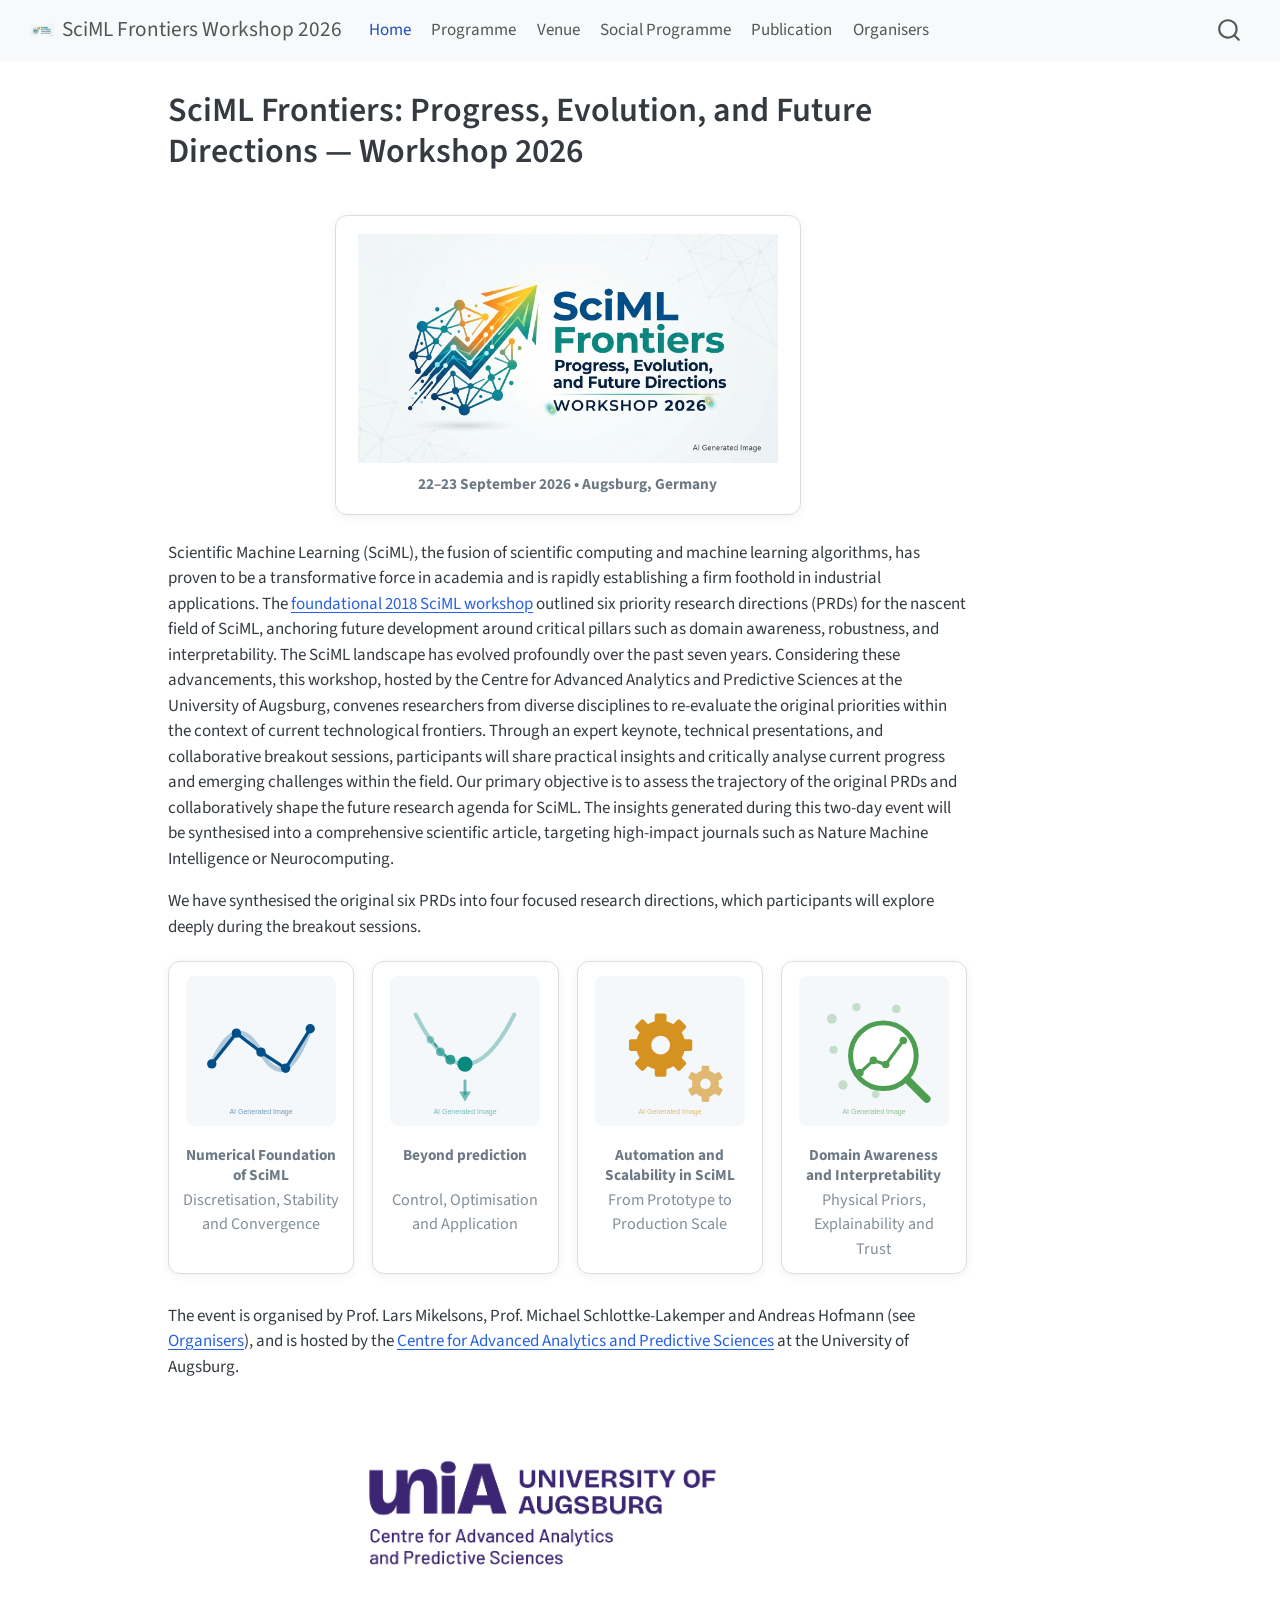
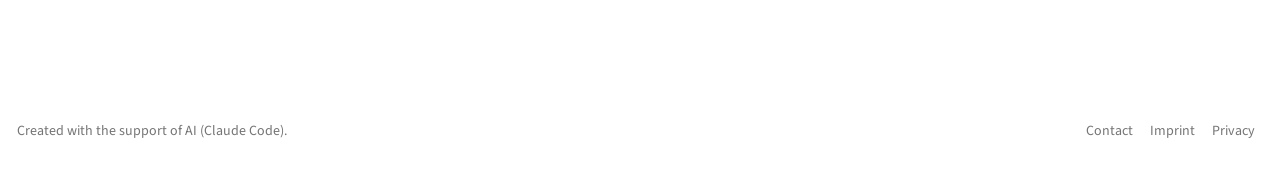
<file: index.html>
<!DOCTYPE html>
<html xmlns="http://www.w3.org/1999/xhtml" lang="en" xml:lang="en"><head>

<meta charset="utf-8">
<meta name="generator" content="quarto-1.10.18">

<meta name="viewport" content="width=device-width, initial-scale=1.0, user-scalable=yes">


<title>SciML Frontiers: Progress, Evolution, and Future Directions — Workshop 2026 – SciML Frontiers Workshop 2026</title>
<style>
/* Default styles provided by pandoc.
** See https://pandoc.org/MANUAL.html#variables-for-html for config info.
*/
span.smallcaps{font-variant: small-caps;}
div.columns{display: flex; gap: 1.5em;}
div.column{flex: auto;}
@media screen {
div.columns{gap: min(4vw, 1.5em);}
div.column{overflow-x: auto;}
}
div.hanging-indent{margin-left: 1.5em; text-indent: -1.5em;}
ul.task-list{list-style: none;}
ul.task-list li input[type="checkbox"] {
  width: 0.8em;
  margin: 0 0.8em 0.2em -1em; /* quarto-specific, see https://github.com/quarto-dev/quarto-cli/issues/4556 */ 
  vertical-align: middle;
}
</style>


<script src="site_libs/quarto-nav/quarto-nav.js"></script>
<script src="site_libs/quarto-nav/headroom.min.js"></script>
<script src="site_libs/clipboard/clipboard.min.js"></script>
<script src="site_libs/quarto-search/autocomplete.umd.js"></script>
<script src="site_libs/quarto-search/fuse.min.js"></script>
<script src="site_libs/quarto-search/quarto-search.js"></script>
<meta name="quarto:offset" content="./">
<script src="site_libs/quarto-html/quarto.js" type="module"></script>
<script src="site_libs/quarto-html/tabsets/tabsets.js" type="module"></script>
<script src="site_libs/quarto-html/popper.min.js"></script>
<script src="site_libs/quarto-html/tippy.umd.min.js"></script>
<script src="site_libs/quarto-html/anchor.min.js"></script>
<link href="site_libs/quarto-html/tippy.css" rel="stylesheet">
<link href="site_libs/quarto-html/quarto-syntax-highlighting-64a204ab8560d761af7679ceaba22944.css" rel="stylesheet" id="quarto-text-highlighting-styles">
<script src="site_libs/bootstrap/bootstrap.min.js"></script>
<link href="site_libs/bootstrap/bootstrap-icons.css" rel="stylesheet">
<link href="site_libs/bootstrap/bootstrap-3e9b1289f5f353c49b617ce48ad2bc38.min.css" rel="stylesheet" append-hash="true" id="quarto-bootstrap" data-mode="light">
<script id="quarto-search-options" type="application/json">{
  "location": "navbar",
  "copy-button": false,
  "collapse-after": 3,
  "panel-placement": "end",
  "type": "overlay",
  "limit": 50,
  "keyboard-shortcut": [
    "f",
    "/",
    "s"
  ],
  "show-item-context": false,
  "language": {
    "search-no-results-text": "No results",
    "search-matching-documents-text": "matching documents",
    "search-copy-link-title": "Copy link to search",
    "search-hide-matches-text": "Hide additional matches",
    "search-more-match-text": "more match in this document",
    "search-more-matches-text": "more matches in this document",
    "search-clear-button-title": "Clear",
    "search-text-placeholder": "",
    "search-detached-cancel-button-title": "Cancel",
    "search-submit-button-title": "Submit",
    "search-label": "Search"
  }
}</script>
<link href="https://cdn.jsdelivr.net/npm/bootstrap-icons@1.11.3/font/bootstrap-icons.css" rel="stylesheet">


<link rel="stylesheet" href="styles.css">
</head>

<body class="nav-fixed quarto-light">

<div id="quarto-search-results"></div>
  <header id="quarto-header" class="headroom fixed-top">
    <nav class="navbar navbar-expand-lg " data-bs-theme="dark">
      <div class="navbar-container container-fluid">
      <div class="navbar-brand-container mx-auto">
    <a href="./index.html" class="navbar-brand navbar-brand-logo">
    <img src="./assets/workshop_logo_256x256_AI.png" alt="" class="navbar-logo light-content">
    <img src="./assets/workshop_logo_256x256_AI.png" alt="" class="navbar-logo dark-content">
    </a>
    <a class="navbar-brand" href="./index.html">
    <span class="navbar-title">SciML Frontiers Workshop 2026</span>
    </a>
  </div>
            <div id="quarto-search" class="" title="Search"></div>
          <button class="navbar-toggler" type="button" data-bs-toggle="collapse" data-bs-target="#navbarCollapse" aria-controls="navbarCollapse" role="menu" aria-expanded="false" aria-label="Toggle navigation" onclick="if (window.quartoToggleHeadroom) { window.quartoToggleHeadroom(); }">
  <span class="navbar-toggler-icon"></span>
</button>
          <div class="collapse navbar-collapse" id="navbarCollapse">
            <ul class="navbar-nav navbar-nav-scroll me-auto">
  <li class="nav-item">
    <a class="nav-link active" href="./index.html" aria-current="page"> 
<span class="menu-text">Home</span></a>
  </li>  
  <li class="nav-item">
    <a class="nav-link" href="./program.html"> 
<span class="menu-text">Programme</span></a>
  </li>  
  <li class="nav-item">
    <a class="nav-link" href="./venue.html"> 
<span class="menu-text">Venue</span></a>
  </li>  
  <li class="nav-item">
    <a class="nav-link" href="./social.html"> 
<span class="menu-text">Social Programme</span></a>
  </li>  
  <li class="nav-item">
    <a class="nav-link" href="./publication.html"> 
<span class="menu-text">Publication</span></a>
  </li>  
  <li class="nav-item">
    <a class="nav-link" href="./organizers.html"> 
<span class="menu-text">Organisers</span></a>
  </li>  
</ul>
          </div> <!-- /navcollapse -->
            <div class="quarto-navbar-tools">
</div>
      </div> <!-- /container-fluid -->
    </nav>
</header>
<!-- content -->
<div id="quarto-content" class="quarto-container page-columns page-rows-contents page-layout-article page-navbar">
<!-- sidebar -->
<!-- margin-sidebar -->
    <div id="quarto-margin-sidebar" class="sidebar margin-sidebar zindex-bottom">
        
    </div>
<!-- main -->
<main class="content" id="quarto-document-content">

<header id="title-block-header" class="quarto-title-block default">
<div class="quarto-title">
<h1 class="title">SciML Frontiers: Progress, Evolution, and Future Directions — Workshop 2026</h1>
</div>



<div class="quarto-title-meta">

    
  
    
  </div>
  


</header>


<div class="logo-wrapper">
<figure class="logo-box figure">
<img src="assets/workshop_logo_AI.png" alt="SciML Frontiers 2026 logo" style="width: 420px; height: auto;" class="figure-img">
<figcaption class="logo-caption">
<strong>22–23 September 2026 • Augsburg, Germany</strong>
</figcaption>
</figure>
</div>
<p>Scientific Machine Learning (SciML), the fusion of scientific computing and machine learning algorithms, has proven to be a&nbsp;transformative&nbsp;force in academia and is rapidly establishing a firm foothold in industrial applications. The <a href="https://www.osti.gov/biblio/1478744">foundational 2018 SciML workshop</a> outlined six priority research directions (PRDs) for the nascent field of SciML, anchoring future development around critical pillars such as domain awareness, robustness, and interpretability. The SciML landscape has evolved profoundly over the past seven years. Considering these advancements, this workshop, hosted by the Centre for Advanced Analytics and Predictive Sciences at the University of Augsburg, convenes researchers from diverse disciplines to re-evaluate the original priorities within the context of current technological frontiers. Through an expert keynote, technical presentations, and collaborative breakout sessions, participants will share practical insights and critically analyse current progress and emerging challenges within the field. Our primary objective is to assess the trajectory of the original PRDs and collaboratively shape the future research agenda for SciML. The insights generated during this two-day event will be synthesised into a comprehensive scientific article, targeting high-impact journals such as Nature Machine Intelligence or Neurocomputing.</p>
<p>We have synthesised the original six PRDs into four focused research directions, which participants will explore deeply during the breakout sessions.</p>
<div class="pkg-grid">
<figure class="pkg-card figure">
<img src="assets/topic_numerical_foundation.svg" alt="A smooth continuous curve approximated by a discrete polyline" class="figure-img">
<figcaption>
<div class="pkg-title">
Numerical Foundation of SciML
</div>
<div class="pkg-subtitle">
Discretisation, Stability and Convergence
</div>
</figcaption>
</figure>
<figure class="pkg-card figure">
<img src="assets/topic_control_optimisation.svg" alt="Gradient descent towards the minimum of an objective function" class="figure-img">
<figcaption>
<div class="pkg-title">
Beyond prediction
</div>
<div class="pkg-subtitle">
Control, Optimisation and Application
</div>
</figcaption>
</figure>
<figure class="pkg-card figure">
<img src="assets/topic_automation_scalability.svg" alt="Two interlocking gears representing automated, scalable workflows" class="figure-img">
<figcaption>
<div class="pkg-title">
Automation and Scalability in SciML
</div>
<div class="pkg-subtitle">
From Prototype to Production Scale
</div>
</figcaption>
</figure>
<figure class="pkg-card figure">
<img src="assets/topic_domain_interpretability.svg" alt="A magnifying glass revealing hidden structure in the data" class="figure-img">
<figcaption>
<div class="pkg-title">
Domain Awareness and Interpretability
</div>
<div class="pkg-subtitle">
Physical Priors, Explainability and Trust
</div>
</figcaption>
</figure>
</div>
<p>The event is organised by Prof.&nbsp;Lars Mikelsons, Prof.&nbsp;Michael Schlottke-Lakemper and Andreas Hofmann (see <a href="./organizers.html">Organisers</a>), and is hosted by the <a href="https://www.uni-augsburg.de/en/forschung/einrichtungen/institute/caaps/">Centre for Advanced Analytics and Predictive Sciences</a> at the University of Augsburg.</p>
<div style="display:flex; justify-content:center; align-items:center; margin-top:2em;">
<p><a href="https://www.uni-augsburg.de/en/forschung/einrichtungen/institute/caaps/" target="_blank" rel="noopener" aria-label="University of Augsburg website"><img src="assets/UniA_Logo_CAAPS_EN.png" alt="University of Augsburg - CAAPS logo" style="height:200px; margin-right:50px;"></a></p>
</div>



</main> <!-- /main -->
<script id="quarto-html-after-body" type="application/javascript">
  window.document.addEventListener("DOMContentLoaded", function (event) {
    const icon = "";
    const anchorJS = new window.AnchorJS();
    anchorJS.options = {
      placement: 'right',
      icon: icon
    };
    anchorJS.add('.anchored');
    const isCodeAnnotation = (el) => {
      for (const clz of el.classList) {
        if (clz.startsWith('code-annotation-')) {                     
          return true;
        }
      }
      return false;
    }
    const onCopySuccess = function(e) {
      // button target
      const button = e.trigger;
      // don't keep focus
      button.blur();
      // flash "checked"
      button.classList.add('code-copy-button-checked');
      var currentTitle = button.getAttribute("title");
      button.setAttribute("title", "Copied!");
      let tooltip;
      if (window.bootstrap) {
        button.setAttribute("data-bs-toggle", "tooltip");
        button.setAttribute("data-bs-placement", "left");
        button.setAttribute("data-bs-title", "Copied!");
        tooltip = new bootstrap.Tooltip(button, 
          { trigger: "manual", 
            customClass: "code-copy-button-tooltip",
            offset: [0, -8]});
        tooltip.show();    
      }
      setTimeout(function() {
        if (tooltip) {
          tooltip.hide();
          button.removeAttribute("data-bs-title");
          button.removeAttribute("data-bs-toggle");
          button.removeAttribute("data-bs-placement");
        }
        button.setAttribute("title", currentTitle);
        button.classList.remove('code-copy-button-checked');
      }, 1000);
      // clear code selection
      e.clearSelection();
    }
    const getTextToCopy = function(trigger) {
      const outerScaffold = trigger.parentElement.cloneNode(true);
      const codeEl = outerScaffold.querySelector('code');
      for (const childEl of codeEl.children) {
        if (isCodeAnnotation(childEl)) {
          childEl.remove();
        }
      }
      return codeEl.innerText;
    }
    const clipboard = new window.ClipboardJS('.code-copy-button:not([data-in-quarto-modal])', {
      text: getTextToCopy
    });
    clipboard.on('success', onCopySuccess);
    if (window.document.getElementById('quarto-embedded-source-code-modal')) {
      const clipboardModal = new window.ClipboardJS('.code-copy-button[data-in-quarto-modal]', {
        text: getTextToCopy,
        container: window.document.getElementById('quarto-embedded-source-code-modal')
      });
      clipboardModal.on('success', onCopySuccess);
    }
      var localhostRegex = new RegExp(/^(?:http|https):\/\/localhost\:?[0-9]*\//);
      var mailtoRegex = new RegExp(/^mailto:/);
        var filterRegex = new RegExp('/' + window.location.host + '/');
      var isInternal = (href) => {
          return filterRegex.test(href) || localhostRegex.test(href) || mailtoRegex.test(href);
      }
      // Inspect non-navigation links and adorn them if external
     var links = window.document.querySelectorAll('a[href]:not(.nav-link):not(.navbar-brand):not(.toc-action):not(.sidebar-link):not(.sidebar-item-toggle):not(.pagination-link):not(.no-external):not([aria-hidden]):not(.dropdown-item):not(.quarto-navigation-tool):not(.about-link)');
      for (var i=0; i<links.length; i++) {
        const link = links[i];
        if (!isInternal(link.href)) {
          // undo the damage that might have been done by quarto-nav.js in the case of
          // links that we want to consider external
          if (link.dataset.originalHref !== undefined) {
            link.href = link.dataset.originalHref;
          }
        }
      }
    function tippyHover(el, contentFn, onTriggerFn, onUntriggerFn) {
      const config = {
        allowHTML: true,
        maxWidth: 500,
        delay: 100,
        arrow: false,
        appendTo: function(el) {
            return el.parentElement;
        },
        interactive: true,
        interactiveBorder: 10,
        theme: 'quarto',
        placement: 'bottom-start',
      };
      if (contentFn) {
        config.content = contentFn;
      }
      if (onTriggerFn) {
        config.onTrigger = onTriggerFn;
      }
      if (onUntriggerFn) {
        config.onUntrigger = onUntriggerFn;
      }
      window.tippy(el, config); 
    }
    const noterefs = window.document.querySelectorAll('a[role="doc-noteref"]');
    for (var i=0; i<noterefs.length; i++) {
      const ref = noterefs[i];
      tippyHover(ref, function() {
        // use id or data attribute instead here
        let href = ref.getAttribute('data-footnote-href') || ref.getAttribute('href');
        try { href = new URL(href).hash; } catch {}
        const id = href.replace(/^#\/?/, "");
        const note = window.document.getElementById(id);
        if (note) {
          return note.innerHTML;
        } else {
          return "";
        }
      });
    }
    const xrefs = window.document.querySelectorAll('a.quarto-xref');
    const processXRef = (id, note) => {
      // Strip column container classes
      const stripColumnClz = (el) => {
        el.classList.remove("page-full", "page-columns");
        if (el.children) {
          for (const child of el.children) {
            stripColumnClz(child);
          }
        }
      }
      stripColumnClz(note)
      if (id === null || id.startsWith('sec-')) {
        // Special case sections, only their first couple elements
        const container = document.createElement("div");
        if (note.children && note.children.length > 2) {
          container.appendChild(note.children[0].cloneNode(true));
          for (let i = 1; i < note.children.length; i++) {
            const child = note.children[i];
            if (child.tagName === "P" && child.innerText === "") {
              continue;
            } else {
              container.appendChild(child.cloneNode(true));
              break;
            }
          }
          if (window.Quarto?.typesetMath) {
            window.Quarto.typesetMath(container);
          }
          return container.innerHTML
        } else {
          if (window.Quarto?.typesetMath) {
            window.Quarto.typesetMath(note);
          }
          return note.innerHTML;
        }
      } else {
        // Remove any anchor links if they are present
        const anchorLink = note.querySelector('a.anchorjs-link');
        if (anchorLink) {
          anchorLink.remove();
        }
        if (window.Quarto?.typesetMath) {
          window.Quarto.typesetMath(note);
        }
        if (note.classList.contains("callout")) {
          return note.outerHTML;
        } else {
          return note.innerHTML;
        }
      }
    }
    for (var i=0; i<xrefs.length; i++) {
      const xref = xrefs[i];
      tippyHover(xref, undefined, function(instance) {
        instance.disable();
        let url = xref.getAttribute('href');
        let hash = undefined; 
        if (url.startsWith('#')) {
          hash = url;
        } else {
          try { hash = new URL(url).hash; } catch {}
        }
        if (hash) {
          const id = hash.replace(/^#\/?/, "");
          const note = window.document.getElementById(id);
          if (note !== null) {
            try {
              const html = processXRef(id, note.cloneNode(true));
              instance.setContent(html);
            } finally {
              instance.enable();
              instance.show();
            }
          } else {
            // See if we can fetch this
            fetch(url.split('#')[0])
            .then(res => res.text())
            .then(html => {
              const parser = new DOMParser();
              const htmlDoc = parser.parseFromString(html, "text/html");
              const note = htmlDoc.getElementById(id);
              if (note !== null) {
                const html = processXRef(id, note);
                instance.setContent(html);
              } 
            }).finally(() => {
              instance.enable();
              instance.show();
            });
          }
        } else {
          // See if we can fetch a full url (with no hash to target)
          // This is a special case and we should probably do some content thinning / targeting
          fetch(url)
          .then(res => res.text())
          .then(html => {
            const parser = new DOMParser();
            const htmlDoc = parser.parseFromString(html, "text/html");
            const note = htmlDoc.querySelector('main.content');
            if (note !== null) {
              // This should only happen for chapter cross references
              // (since there is no id in the URL)
              // remove the first header
              if (note.children.length > 0 && note.children[0].tagName === "HEADER") {
                note.children[0].remove();
              }
              const html = processXRef(null, note);
              instance.setContent(html);
            } 
          }).finally(() => {
            instance.enable();
            instance.show();
          });
        }
      }, function(instance) {
      });
    }
        let selectedAnnoteEl;
        const selectorForAnnotation = ( cell, annotation) => {
          let cellAttr = 'data-code-cell="' + cell + '"';
          let lineAttr = 'data-code-annotation="' +  annotation + '"';
          const selector = 'span[' + cellAttr + '][' + lineAttr + ']';
          return selector;
        }
        const selectCodeLines = (annoteEl) => {
          const doc = window.document;
          const targetCell = annoteEl.getAttribute("data-target-cell");
          const targetAnnotation = annoteEl.getAttribute("data-target-annotation");
          const annoteSpan = window.document.querySelector(selectorForAnnotation(targetCell, targetAnnotation));
          const lines = annoteSpan.getAttribute("data-code-lines").split(",");
          const lineIds = lines.map((line) => {
            return targetCell + "-" + line;
          })
          let top = null;
          let height = null;
          let parent = null;
          if (lineIds.length > 0) {
              //compute the position of the single el (top and bottom and make a div)
              const el = window.document.getElementById(lineIds[0]);
              top = el.offsetTop;
              height = el.offsetHeight;
              parent = el.parentElement.parentElement;
            if (lineIds.length > 1) {
              const lastEl = window.document.getElementById(lineIds[lineIds.length - 1]);
              const bottom = lastEl.offsetTop + lastEl.offsetHeight;
              height = bottom - top;
            }
            if (top !== null && height !== null && parent !== null) {
              // cook up a div (if necessary) and position it 
              let div = window.document.getElementById("code-annotation-line-highlight");
              if (div === null) {
                div = window.document.createElement("div");
                div.setAttribute("id", "code-annotation-line-highlight");
                div.style.position = 'absolute';
                parent.appendChild(div);
              }
              div.style.top = top - 2 + "px";
              div.style.height = height + 4 + "px";
              div.style.left = 0;
              let gutterDiv = window.document.getElementById("code-annotation-line-highlight-gutter");
              if (gutterDiv === null) {
                gutterDiv = window.document.createElement("div");
                gutterDiv.setAttribute("id", "code-annotation-line-highlight-gutter");
                gutterDiv.style.position = 'absolute';
                const codeCell = window.document.getElementById(targetCell);
                const gutter = codeCell.querySelector('.code-annotation-gutter');
                gutter.appendChild(gutterDiv);
              }
              gutterDiv.style.top = top - 2 + "px";
              gutterDiv.style.height = height + 4 + "px";
            }
            selectedAnnoteEl = annoteEl;
          }
        };
        const unselectCodeLines = () => {
          const elementsIds = ["code-annotation-line-highlight", "code-annotation-line-highlight-gutter"];
          elementsIds.forEach((elId) => {
            const div = window.document.getElementById(elId);
            if (div) {
              div.remove();
            }
          });
          selectedAnnoteEl = undefined;
        };
          // Handle positioning of the toggle
      window.addEventListener(
        "resize",
        throttle(() => {
          elRect = undefined;
          if (selectedAnnoteEl) {
            selectCodeLines(selectedAnnoteEl);
          }
        }, 10)
      );
      function throttle(fn, ms) {
      let throttle = false;
      let timer;
        return (...args) => {
          if(!throttle) { // first call gets through
              fn.apply(this, args);
              throttle = true;
          } else { // all the others get throttled
              if(timer) clearTimeout(timer); // cancel #2
              timer = setTimeout(() => {
                fn.apply(this, args);
                timer = throttle = false;
              }, ms);
          }
        };
      }
        // Attach click handler to the DT
        const annoteDls = window.document.querySelectorAll('dt[data-target-cell]');
        for (const annoteDlNode of annoteDls) {
          annoteDlNode.addEventListener('click', (event) => {
            const clickedEl = event.target;
            if (clickedEl !== selectedAnnoteEl) {
              unselectCodeLines();
              const activeEl = window.document.querySelector('dt[data-target-cell].code-annotation-active');
              if (activeEl) {
                activeEl.classList.remove('code-annotation-active');
              }
              selectCodeLines(clickedEl);
              clickedEl.classList.add('code-annotation-active');
            } else {
              // Unselect the line
              unselectCodeLines();
              clickedEl.classList.remove('code-annotation-active');
            }
          });
        }
    const findCites = (el) => {
      const parentEl = el.parentElement;
      if (parentEl) {
        const cites = parentEl.dataset.cites;
        if (cites) {
          return {
            el,
            cites: cites.split(' ')
          };
        } else {
          return findCites(el.parentElement)
        }
      } else {
        return undefined;
      }
    };
    var bibliorefs = window.document.querySelectorAll('a[role="doc-biblioref"]');
    for (var i=0; i<bibliorefs.length; i++) {
      const ref = bibliorefs[i];
      const citeInfo = findCites(ref);
      if (citeInfo) {
        tippyHover(citeInfo.el, function() {
          var popup = window.document.createElement('div');
          citeInfo.cites.forEach(function(cite) {
            var citeDiv = window.document.createElement('div');
            citeDiv.classList.add('hanging-indent');
            citeDiv.classList.add('csl-entry');
            var biblioDiv = window.document.getElementById('ref-' + cite);
            if (biblioDiv) {
              citeDiv.innerHTML = biblioDiv.innerHTML;
            }
            popup.appendChild(citeDiv);
          });
          return popup.innerHTML;
        });
      }
    }
  });
  </script>
</div> <!-- /content -->
<footer class="footer">
  <div class="nav-footer">
    <div class="nav-footer-left">
<p>Created with the support of AI (Claude Code).</p>
</div>   
    <div class="nav-footer-center">
      &nbsp;
    </div>
    <div class="nav-footer-right">
      <ul class="footer-items list-unstyled">
    <li class="nav-item">
    <a class="nav-link" href="./organizers.html">
<p>Contact</p>
</a>
  </li>  
    <li class="nav-item">
    <a class="nav-link" href="./imprint.html">
<p>Imprint</p>
</a>
  </li>  
    <li class="nav-item">
    <a class="nav-link" href="https://www.uni-augsburg.de/de/impressum/datenschutz/">
<p>Privacy</p>
</a>
  </li>  
</ul>
    </div>
  </div>
</footer>




</body></html>
</file>
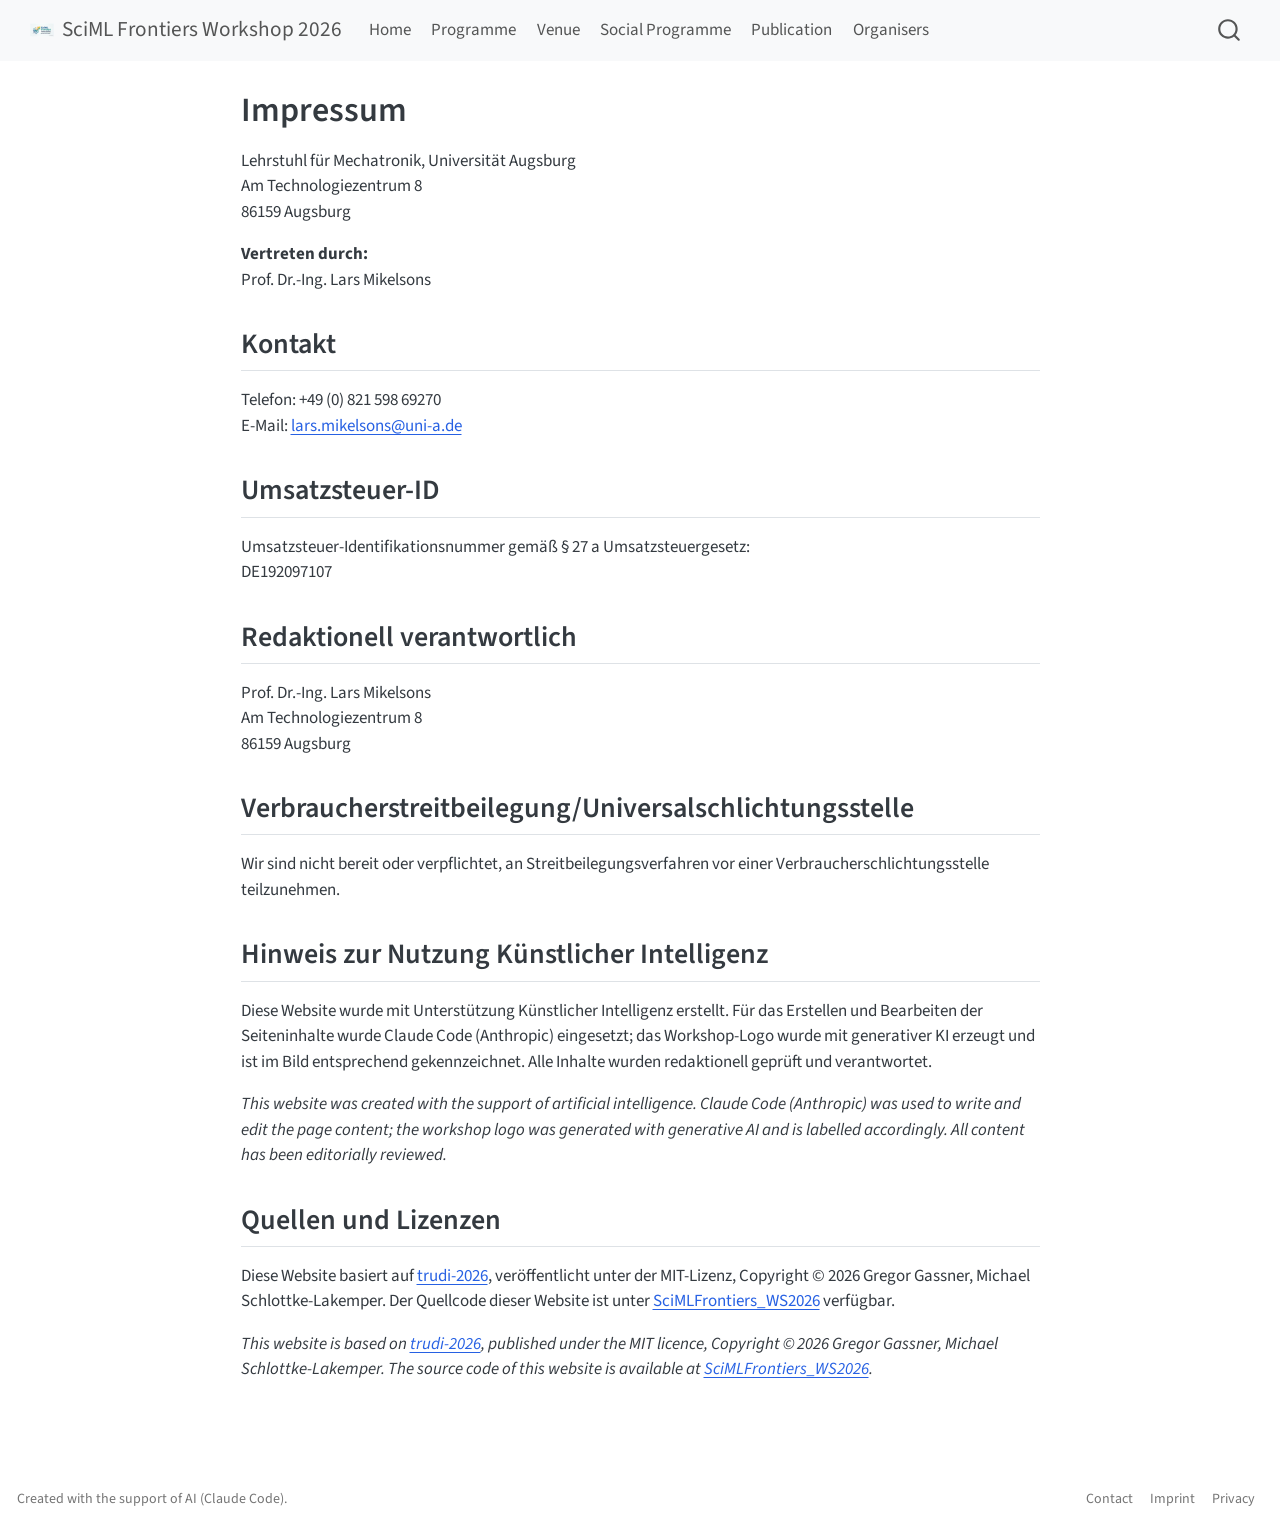
<file: imprint.html>
<!DOCTYPE html>
<html xmlns="http://www.w3.org/1999/xhtml" lang="en" xml:lang="en"><head>

<meta charset="utf-8">
<meta name="generator" content="quarto-1.10.18">

<meta name="viewport" content="width=device-width, initial-scale=1.0, user-scalable=yes">


<title>Impressum – SciML Frontiers Workshop 2026</title>
<style>
/* Default styles provided by pandoc.
** See https://pandoc.org/MANUAL.html#variables-for-html for config info.
*/
span.smallcaps{font-variant: small-caps;}
div.columns{display: flex; gap: 1.5em;}
div.column{flex: auto;}
@media screen {
div.columns{gap: min(4vw, 1.5em);}
div.column{overflow-x: auto;}
}
div.hanging-indent{margin-left: 1.5em; text-indent: -1.5em;}
ul.task-list{list-style: none;}
ul.task-list li input[type="checkbox"] {
  width: 0.8em;
  margin: 0 0.8em 0.2em -1em; /* quarto-specific, see https://github.com/quarto-dev/quarto-cli/issues/4556 */ 
  vertical-align: middle;
}
</style>


<script src="site_libs/quarto-nav/quarto-nav.js"></script>
<script src="site_libs/quarto-nav/headroom.min.js"></script>
<script src="site_libs/clipboard/clipboard.min.js"></script>
<script src="site_libs/quarto-search/autocomplete.umd.js"></script>
<script src="site_libs/quarto-search/fuse.min.js"></script>
<script src="site_libs/quarto-search/quarto-search.js"></script>
<meta name="quarto:offset" content="./">
<script src="site_libs/quarto-html/quarto.js" type="module"></script>
<script src="site_libs/quarto-html/tabsets/tabsets.js" type="module"></script>
<script src="site_libs/quarto-html/popper.min.js"></script>
<script src="site_libs/quarto-html/tippy.umd.min.js"></script>
<script src="site_libs/quarto-html/anchor.min.js"></script>
<link href="site_libs/quarto-html/tippy.css" rel="stylesheet">
<link href="site_libs/quarto-html/quarto-syntax-highlighting-64a204ab8560d761af7679ceaba22944.css" rel="stylesheet" id="quarto-text-highlighting-styles">
<script src="site_libs/bootstrap/bootstrap.min.js"></script>
<link href="site_libs/bootstrap/bootstrap-icons.css" rel="stylesheet">
<link href="site_libs/bootstrap/bootstrap-3e9b1289f5f353c49b617ce48ad2bc38.min.css" rel="stylesheet" append-hash="true" id="quarto-bootstrap" data-mode="light">
<script id="quarto-search-options" type="application/json">{
  "location": "navbar",
  "copy-button": false,
  "collapse-after": 3,
  "panel-placement": "end",
  "type": "overlay",
  "limit": 50,
  "keyboard-shortcut": [
    "f",
    "/",
    "s"
  ],
  "show-item-context": false,
  "language": {
    "search-no-results-text": "No results",
    "search-matching-documents-text": "matching documents",
    "search-copy-link-title": "Copy link to search",
    "search-hide-matches-text": "Hide additional matches",
    "search-more-match-text": "more match in this document",
    "search-more-matches-text": "more matches in this document",
    "search-clear-button-title": "Clear",
    "search-text-placeholder": "",
    "search-detached-cancel-button-title": "Cancel",
    "search-submit-button-title": "Submit",
    "search-label": "Search"
  }
}</script>
<link href="https://cdn.jsdelivr.net/npm/bootstrap-icons@1.11.3/font/bootstrap-icons.css" rel="stylesheet">


<link rel="stylesheet" href="styles.css">
</head>

<body class="nav-fixed fullcontent quarto-light">

<div id="quarto-search-results"></div>
  <header id="quarto-header" class="headroom fixed-top">
    <nav class="navbar navbar-expand-lg " data-bs-theme="dark">
      <div class="navbar-container container-fluid">
      <div class="navbar-brand-container mx-auto">
    <a href="./index.html" class="navbar-brand navbar-brand-logo">
    <img src="./assets/workshop_logo_256x256_AI.png" alt="" class="navbar-logo light-content">
    <img src="./assets/workshop_logo_256x256_AI.png" alt="" class="navbar-logo dark-content">
    </a>
    <a class="navbar-brand" href="./index.html">
    <span class="navbar-title">SciML Frontiers Workshop 2026</span>
    </a>
  </div>
            <div id="quarto-search" class="" title="Search"></div>
          <button class="navbar-toggler" type="button" data-bs-toggle="collapse" data-bs-target="#navbarCollapse" aria-controls="navbarCollapse" role="menu" aria-expanded="false" aria-label="Toggle navigation" onclick="if (window.quartoToggleHeadroom) { window.quartoToggleHeadroom(); }">
  <span class="navbar-toggler-icon"></span>
</button>
          <div class="collapse navbar-collapse" id="navbarCollapse">
            <ul class="navbar-nav navbar-nav-scroll me-auto">
  <li class="nav-item">
    <a class="nav-link" href="./index.html"> 
<span class="menu-text">Home</span></a>
  </li>  
  <li class="nav-item">
    <a class="nav-link" href="./program.html"> 
<span class="menu-text">Programme</span></a>
  </li>  
  <li class="nav-item">
    <a class="nav-link" href="./venue.html"> 
<span class="menu-text">Venue</span></a>
  </li>  
  <li class="nav-item">
    <a class="nav-link" href="./social.html"> 
<span class="menu-text">Social Programme</span></a>
  </li>  
  <li class="nav-item">
    <a class="nav-link" href="./publication.html"> 
<span class="menu-text">Publication</span></a>
  </li>  
  <li class="nav-item">
    <a class="nav-link" href="./organizers.html"> 
<span class="menu-text">Organisers</span></a>
  </li>  
</ul>
          </div> <!-- /navcollapse -->
            <div class="quarto-navbar-tools">
</div>
      </div> <!-- /container-fluid -->
    </nav>
</header>
<!-- content -->
<div id="quarto-content" class="quarto-container page-columns page-rows-contents page-layout-article page-navbar">
<!-- sidebar -->
<!-- margin-sidebar -->
    
<!-- main -->
<main class="content" id="quarto-document-content">

<header id="title-block-header" class="quarto-title-block default">
<div class="quarto-title">
<h1 class="title">Impressum</h1>
</div>



<div class="quarto-title-meta">

    
  
    
  </div>
  


</header>


<p>Lehrstuhl für Mechatronik, Universität Augsburg<br>
Am Technologiezentrum 8<br>
86159 Augsburg</p>
<p><strong>Vertreten durch:</strong><br>
Prof.&nbsp;Dr.-Ing. Lars Mikelsons</p>
<section id="kontakt" class="level2">
<h2 class="anchored" data-anchor-id="kontakt">Kontakt</h2>
<p>Telefon: +49 (0) 821 598 69270<br>
E-Mail: <a href="mailto:lars.mikelsons@uni-a.de">lars.mikelsons@uni-a.de</a></p>
</section>
<section id="umsatzsteuer-id" class="level2">
<h2 class="anchored" data-anchor-id="umsatzsteuer-id">Umsatzsteuer-ID</h2>
<p>Umsatzsteuer-Identifikationsnummer gemäß § 27 a Umsatzsteuergesetz:<br>
DE192097107</p>
</section>
<section id="redaktionell-verantwortlich" class="level2">
<h2 class="anchored" data-anchor-id="redaktionell-verantwortlich">Redaktionell verantwortlich</h2>
<p>Prof.&nbsp;Dr.-Ing. Lars Mikelsons<br>
Am Technologiezentrum 8<br>
86159 Augsburg</p>
</section>
<section id="verbraucherstreitbeilegunguniversalschlichtungsstelle" class="level2">
<h2 class="anchored" data-anchor-id="verbraucherstreitbeilegunguniversalschlichtungsstelle">Verbraucherstreitbeilegung/Universalschlichtungsstelle</h2>
<p>Wir sind nicht bereit oder verpflichtet, an Streitbeilegungsverfahren vor einer Verbraucherschlichtungsstelle teilzunehmen.</p>
</section>
<section id="hinweis-zur-nutzung-künstlicher-intelligenz" class="level2">
<h2 class="anchored" data-anchor-id="hinweis-zur-nutzung-künstlicher-intelligenz">Hinweis zur Nutzung Künstlicher Intelligenz</h2>
<p>Diese Website wurde mit Unterstützung Künstlicher Intelligenz erstellt. Für das Erstellen und Bearbeiten der Seiteninhalte wurde Claude Code (Anthropic) eingesetzt; das Workshop-Logo wurde mit generativer KI erzeugt und ist im Bild entsprechend gekennzeichnet. Alle Inhalte wurden redaktionell geprüft und verantwortet.</p>
<p><em>This website was created with the support of artificial intelligence. Claude Code (Anthropic) was used to write and edit the page content; the workshop logo was generated with generative AI and is labelled accordingly. All content has been editorially reviewed.</em></p>
</section>
<section id="quellen-und-lizenzen" class="level2">
<h2 class="anchored" data-anchor-id="quellen-und-lizenzen">Quellen und Lizenzen</h2>
<p>Diese Website basiert auf <a href="https://github.com/trixi-framework/trudi-2026">trudi-2026</a>, veröffentlicht unter der MIT-Lizenz, Copyright © 2026 Gregor Gassner, Michael Schlottke-Lakemper. Der Quellcode dieser Website ist unter <a href="https://github.com/una-auxme/SciMLFrontiers_WS2026">SciMLFrontiers_WS2026</a> verfügbar.</p>
<p><em>This website is based on <a href="https://github.com/trixi-framework/trudi-2026">trudi-2026</a>, published under the MIT licence, Copyright © 2026 Gregor Gassner, Michael Schlottke-Lakemper. The source code of this website is available at <a href="https://github.com/una-auxme/SciMLFrontiers_WS2026">SciMLFrontiers_WS2026</a>.</em></p>


</section>

</main> <!-- /main -->
<script id="quarto-html-after-body" type="application/javascript">
  window.document.addEventListener("DOMContentLoaded", function (event) {
    const icon = "";
    const anchorJS = new window.AnchorJS();
    anchorJS.options = {
      placement: 'right',
      icon: icon
    };
    anchorJS.add('.anchored');
    const isCodeAnnotation = (el) => {
      for (const clz of el.classList) {
        if (clz.startsWith('code-annotation-')) {                     
          return true;
        }
      }
      return false;
    }
    const onCopySuccess = function(e) {
      // button target
      const button = e.trigger;
      // don't keep focus
      button.blur();
      // flash "checked"
      button.classList.add('code-copy-button-checked');
      var currentTitle = button.getAttribute("title");
      button.setAttribute("title", "Copied!");
      let tooltip;
      if (window.bootstrap) {
        button.setAttribute("data-bs-toggle", "tooltip");
        button.setAttribute("data-bs-placement", "left");
        button.setAttribute("data-bs-title", "Copied!");
        tooltip = new bootstrap.Tooltip(button, 
          { trigger: "manual", 
            customClass: "code-copy-button-tooltip",
            offset: [0, -8]});
        tooltip.show();    
      }
      setTimeout(function() {
        if (tooltip) {
          tooltip.hide();
          button.removeAttribute("data-bs-title");
          button.removeAttribute("data-bs-toggle");
          button.removeAttribute("data-bs-placement");
        }
        button.setAttribute("title", currentTitle);
        button.classList.remove('code-copy-button-checked');
      }, 1000);
      // clear code selection
      e.clearSelection();
    }
    const getTextToCopy = function(trigger) {
      const outerScaffold = trigger.parentElement.cloneNode(true);
      const codeEl = outerScaffold.querySelector('code');
      for (const childEl of codeEl.children) {
        if (isCodeAnnotation(childEl)) {
          childEl.remove();
        }
      }
      return codeEl.innerText;
    }
    const clipboard = new window.ClipboardJS('.code-copy-button:not([data-in-quarto-modal])', {
      text: getTextToCopy
    });
    clipboard.on('success', onCopySuccess);
    if (window.document.getElementById('quarto-embedded-source-code-modal')) {
      const clipboardModal = new window.ClipboardJS('.code-copy-button[data-in-quarto-modal]', {
        text: getTextToCopy,
        container: window.document.getElementById('quarto-embedded-source-code-modal')
      });
      clipboardModal.on('success', onCopySuccess);
    }
      var localhostRegex = new RegExp(/^(?:http|https):\/\/localhost\:?[0-9]*\//);
      var mailtoRegex = new RegExp(/^mailto:/);
        var filterRegex = new RegExp('/' + window.location.host + '/');
      var isInternal = (href) => {
          return filterRegex.test(href) || localhostRegex.test(href) || mailtoRegex.test(href);
      }
      // Inspect non-navigation links and adorn them if external
     var links = window.document.querySelectorAll('a[href]:not(.nav-link):not(.navbar-brand):not(.toc-action):not(.sidebar-link):not(.sidebar-item-toggle):not(.pagination-link):not(.no-external):not([aria-hidden]):not(.dropdown-item):not(.quarto-navigation-tool):not(.about-link)');
      for (var i=0; i<links.length; i++) {
        const link = links[i];
        if (!isInternal(link.href)) {
          // undo the damage that might have been done by quarto-nav.js in the case of
          // links that we want to consider external
          if (link.dataset.originalHref !== undefined) {
            link.href = link.dataset.originalHref;
          }
        }
      }
    function tippyHover(el, contentFn, onTriggerFn, onUntriggerFn) {
      const config = {
        allowHTML: true,
        maxWidth: 500,
        delay: 100,
        arrow: false,
        appendTo: function(el) {
            return el.parentElement;
        },
        interactive: true,
        interactiveBorder: 10,
        theme: 'quarto',
        placement: 'bottom-start',
      };
      if (contentFn) {
        config.content = contentFn;
      }
      if (onTriggerFn) {
        config.onTrigger = onTriggerFn;
      }
      if (onUntriggerFn) {
        config.onUntrigger = onUntriggerFn;
      }
      window.tippy(el, config); 
    }
    const noterefs = window.document.querySelectorAll('a[role="doc-noteref"]');
    for (var i=0; i<noterefs.length; i++) {
      const ref = noterefs[i];
      tippyHover(ref, function() {
        // use id or data attribute instead here
        let href = ref.getAttribute('data-footnote-href') || ref.getAttribute('href');
        try { href = new URL(href).hash; } catch {}
        const id = href.replace(/^#\/?/, "");
        const note = window.document.getElementById(id);
        if (note) {
          return note.innerHTML;
        } else {
          return "";
        }
      });
    }
    const xrefs = window.document.querySelectorAll('a.quarto-xref');
    const processXRef = (id, note) => {
      // Strip column container classes
      const stripColumnClz = (el) => {
        el.classList.remove("page-full", "page-columns");
        if (el.children) {
          for (const child of el.children) {
            stripColumnClz(child);
          }
        }
      }
      stripColumnClz(note)
      if (id === null || id.startsWith('sec-')) {
        // Special case sections, only their first couple elements
        const container = document.createElement("div");
        if (note.children && note.children.length > 2) {
          container.appendChild(note.children[0].cloneNode(true));
          for (let i = 1; i < note.children.length; i++) {
            const child = note.children[i];
            if (child.tagName === "P" && child.innerText === "") {
              continue;
            } else {
              container.appendChild(child.cloneNode(true));
              break;
            }
          }
          if (window.Quarto?.typesetMath) {
            window.Quarto.typesetMath(container);
          }
          return container.innerHTML
        } else {
          if (window.Quarto?.typesetMath) {
            window.Quarto.typesetMath(note);
          }
          return note.innerHTML;
        }
      } else {
        // Remove any anchor links if they are present
        const anchorLink = note.querySelector('a.anchorjs-link');
        if (anchorLink) {
          anchorLink.remove();
        }
        if (window.Quarto?.typesetMath) {
          window.Quarto.typesetMath(note);
        }
        if (note.classList.contains("callout")) {
          return note.outerHTML;
        } else {
          return note.innerHTML;
        }
      }
    }
    for (var i=0; i<xrefs.length; i++) {
      const xref = xrefs[i];
      tippyHover(xref, undefined, function(instance) {
        instance.disable();
        let url = xref.getAttribute('href');
        let hash = undefined; 
        if (url.startsWith('#')) {
          hash = url;
        } else {
          try { hash = new URL(url).hash; } catch {}
        }
        if (hash) {
          const id = hash.replace(/^#\/?/, "");
          const note = window.document.getElementById(id);
          if (note !== null) {
            try {
              const html = processXRef(id, note.cloneNode(true));
              instance.setContent(html);
            } finally {
              instance.enable();
              instance.show();
            }
          } else {
            // See if we can fetch this
            fetch(url.split('#')[0])
            .then(res => res.text())
            .then(html => {
              const parser = new DOMParser();
              const htmlDoc = parser.parseFromString(html, "text/html");
              const note = htmlDoc.getElementById(id);
              if (note !== null) {
                const html = processXRef(id, note);
                instance.setContent(html);
              } 
            }).finally(() => {
              instance.enable();
              instance.show();
            });
          }
        } else {
          // See if we can fetch a full url (with no hash to target)
          // This is a special case and we should probably do some content thinning / targeting
          fetch(url)
          .then(res => res.text())
          .then(html => {
            const parser = new DOMParser();
            const htmlDoc = parser.parseFromString(html, "text/html");
            const note = htmlDoc.querySelector('main.content');
            if (note !== null) {
              // This should only happen for chapter cross references
              // (since there is no id in the URL)
              // remove the first header
              if (note.children.length > 0 && note.children[0].tagName === "HEADER") {
                note.children[0].remove();
              }
              const html = processXRef(null, note);
              instance.setContent(html);
            } 
          }).finally(() => {
            instance.enable();
            instance.show();
          });
        }
      }, function(instance) {
      });
    }
        let selectedAnnoteEl;
        const selectorForAnnotation = ( cell, annotation) => {
          let cellAttr = 'data-code-cell="' + cell + '"';
          let lineAttr = 'data-code-annotation="' +  annotation + '"';
          const selector = 'span[' + cellAttr + '][' + lineAttr + ']';
          return selector;
        }
        const selectCodeLines = (annoteEl) => {
          const doc = window.document;
          const targetCell = annoteEl.getAttribute("data-target-cell");
          const targetAnnotation = annoteEl.getAttribute("data-target-annotation");
          const annoteSpan = window.document.querySelector(selectorForAnnotation(targetCell, targetAnnotation));
          const lines = annoteSpan.getAttribute("data-code-lines").split(",");
          const lineIds = lines.map((line) => {
            return targetCell + "-" + line;
          })
          let top = null;
          let height = null;
          let parent = null;
          if (lineIds.length > 0) {
              //compute the position of the single el (top and bottom and make a div)
              const el = window.document.getElementById(lineIds[0]);
              top = el.offsetTop;
              height = el.offsetHeight;
              parent = el.parentElement.parentElement;
            if (lineIds.length > 1) {
              const lastEl = window.document.getElementById(lineIds[lineIds.length - 1]);
              const bottom = lastEl.offsetTop + lastEl.offsetHeight;
              height = bottom - top;
            }
            if (top !== null && height !== null && parent !== null) {
              // cook up a div (if necessary) and position it 
              let div = window.document.getElementById("code-annotation-line-highlight");
              if (div === null) {
                div = window.document.createElement("div");
                div.setAttribute("id", "code-annotation-line-highlight");
                div.style.position = 'absolute';
                parent.appendChild(div);
              }
              div.style.top = top - 2 + "px";
              div.style.height = height + 4 + "px";
              div.style.left = 0;
              let gutterDiv = window.document.getElementById("code-annotation-line-highlight-gutter");
              if (gutterDiv === null) {
                gutterDiv = window.document.createElement("div");
                gutterDiv.setAttribute("id", "code-annotation-line-highlight-gutter");
                gutterDiv.style.position = 'absolute';
                const codeCell = window.document.getElementById(targetCell);
                const gutter = codeCell.querySelector('.code-annotation-gutter');
                gutter.appendChild(gutterDiv);
              }
              gutterDiv.style.top = top - 2 + "px";
              gutterDiv.style.height = height + 4 + "px";
            }
            selectedAnnoteEl = annoteEl;
          }
        };
        const unselectCodeLines = () => {
          const elementsIds = ["code-annotation-line-highlight", "code-annotation-line-highlight-gutter"];
          elementsIds.forEach((elId) => {
            const div = window.document.getElementById(elId);
            if (div) {
              div.remove();
            }
          });
          selectedAnnoteEl = undefined;
        };
          // Handle positioning of the toggle
      window.addEventListener(
        "resize",
        throttle(() => {
          elRect = undefined;
          if (selectedAnnoteEl) {
            selectCodeLines(selectedAnnoteEl);
          }
        }, 10)
      );
      function throttle(fn, ms) {
      let throttle = false;
      let timer;
        return (...args) => {
          if(!throttle) { // first call gets through
              fn.apply(this, args);
              throttle = true;
          } else { // all the others get throttled
              if(timer) clearTimeout(timer); // cancel #2
              timer = setTimeout(() => {
                fn.apply(this, args);
                timer = throttle = false;
              }, ms);
          }
        };
      }
        // Attach click handler to the DT
        const annoteDls = window.document.querySelectorAll('dt[data-target-cell]');
        for (const annoteDlNode of annoteDls) {
          annoteDlNode.addEventListener('click', (event) => {
            const clickedEl = event.target;
            if (clickedEl !== selectedAnnoteEl) {
              unselectCodeLines();
              const activeEl = window.document.querySelector('dt[data-target-cell].code-annotation-active');
              if (activeEl) {
                activeEl.classList.remove('code-annotation-active');
              }
              selectCodeLines(clickedEl);
              clickedEl.classList.add('code-annotation-active');
            } else {
              // Unselect the line
              unselectCodeLines();
              clickedEl.classList.remove('code-annotation-active');
            }
          });
        }
    const findCites = (el) => {
      const parentEl = el.parentElement;
      if (parentEl) {
        const cites = parentEl.dataset.cites;
        if (cites) {
          return {
            el,
            cites: cites.split(' ')
          };
        } else {
          return findCites(el.parentElement)
        }
      } else {
        return undefined;
      }
    };
    var bibliorefs = window.document.querySelectorAll('a[role="doc-biblioref"]');
    for (var i=0; i<bibliorefs.length; i++) {
      const ref = bibliorefs[i];
      const citeInfo = findCites(ref);
      if (citeInfo) {
        tippyHover(citeInfo.el, function() {
          var popup = window.document.createElement('div');
          citeInfo.cites.forEach(function(cite) {
            var citeDiv = window.document.createElement('div');
            citeDiv.classList.add('hanging-indent');
            citeDiv.classList.add('csl-entry');
            var biblioDiv = window.document.getElementById('ref-' + cite);
            if (biblioDiv) {
              citeDiv.innerHTML = biblioDiv.innerHTML;
            }
            popup.appendChild(citeDiv);
          });
          return popup.innerHTML;
        });
      }
    }
  });
  </script>
</div> <!-- /content -->
<footer class="footer">
  <div class="nav-footer">
    <div class="nav-footer-left">
<p>Created with the support of AI (Claude Code).</p>
</div>   
    <div class="nav-footer-center">
      &nbsp;
    </div>
    <div class="nav-footer-right">
      <ul class="footer-items list-unstyled">
    <li class="nav-item">
    <a class="nav-link" href="./organizers.html">
<p>Contact</p>
</a>
  </li>  
    <li class="nav-item">
    <a class="nav-link active" href="./imprint.html" aria-current="page">
<p>Imprint</p>
</a>
  </li>  
    <li class="nav-item">
    <a class="nav-link" href="https://www.uni-augsburg.de/de/impressum/datenschutz/">
<p>Privacy</p>
</a>
  </li>  
</ul>
    </div>
  </div>
</footer>




</body></html>
</file>
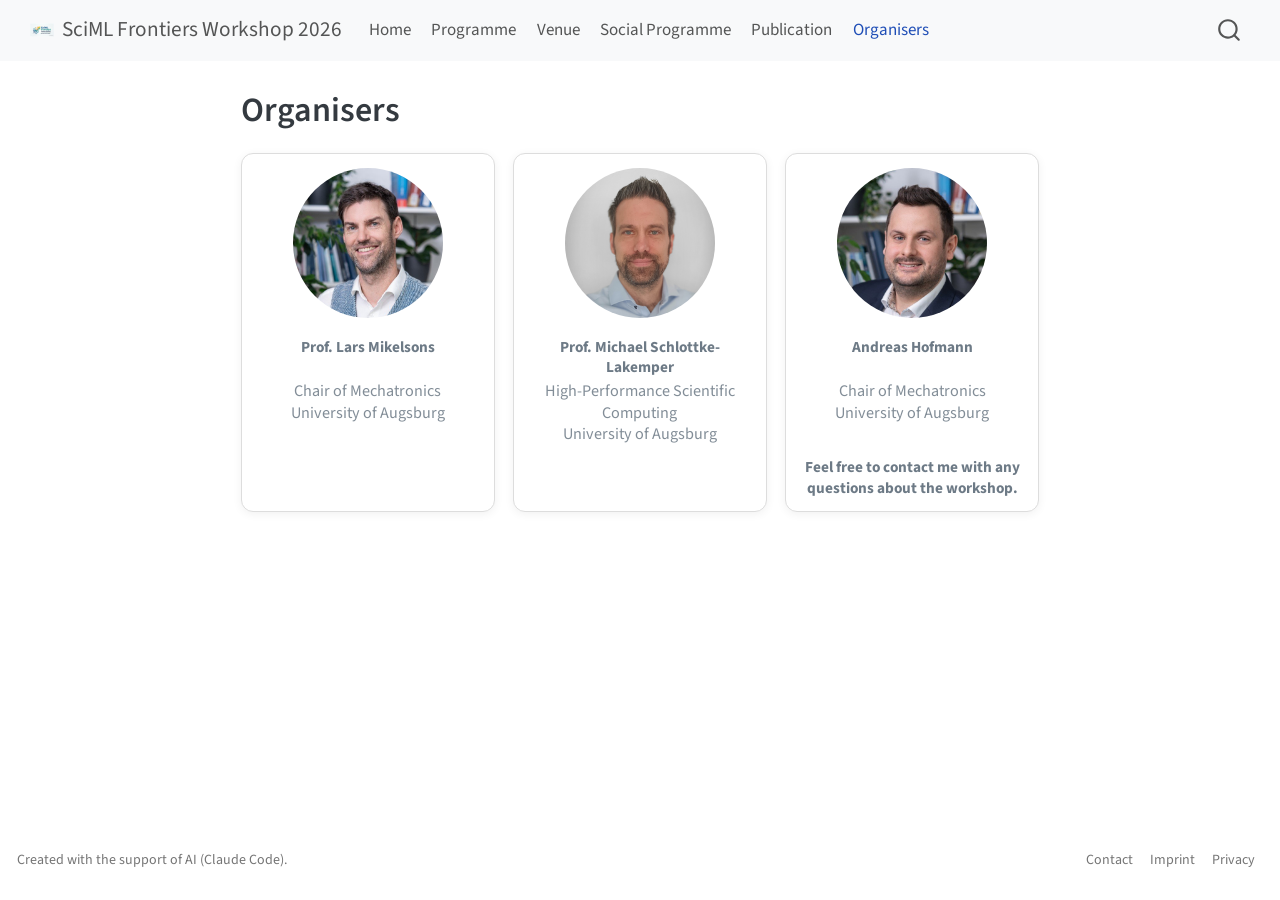
<file: organizers.html>
<!DOCTYPE html>
<html xmlns="http://www.w3.org/1999/xhtml" lang="en" xml:lang="en"><head>

<meta charset="utf-8">
<meta name="generator" content="quarto-1.10.18">

<meta name="viewport" content="width=device-width, initial-scale=1.0, user-scalable=yes">


<title>Organisers – SciML Frontiers Workshop 2026</title>
<style>
/* Default styles provided by pandoc.
** See https://pandoc.org/MANUAL.html#variables-for-html for config info.
*/
span.smallcaps{font-variant: small-caps;}
div.columns{display: flex; gap: 1.5em;}
div.column{flex: auto;}
@media screen {
div.columns{gap: min(4vw, 1.5em);}
div.column{overflow-x: auto;}
}
div.hanging-indent{margin-left: 1.5em; text-indent: -1.5em;}
ul.task-list{list-style: none;}
ul.task-list li input[type="checkbox"] {
  width: 0.8em;
  margin: 0 0.8em 0.2em -1em; /* quarto-specific, see https://github.com/quarto-dev/quarto-cli/issues/4556 */ 
  vertical-align: middle;
}
</style>


<script src="site_libs/quarto-nav/quarto-nav.js"></script>
<script src="site_libs/quarto-nav/headroom.min.js"></script>
<script src="site_libs/clipboard/clipboard.min.js"></script>
<script src="site_libs/quarto-search/autocomplete.umd.js"></script>
<script src="site_libs/quarto-search/fuse.min.js"></script>
<script src="site_libs/quarto-search/quarto-search.js"></script>
<meta name="quarto:offset" content="./">
<script src="site_libs/quarto-html/quarto.js" type="module"></script>
<script src="site_libs/quarto-html/tabsets/tabsets.js" type="module"></script>
<script src="site_libs/quarto-html/popper.min.js"></script>
<script src="site_libs/quarto-html/tippy.umd.min.js"></script>
<script src="site_libs/quarto-html/anchor.min.js"></script>
<link href="site_libs/quarto-html/tippy.css" rel="stylesheet">
<link href="site_libs/quarto-html/quarto-syntax-highlighting-64a204ab8560d761af7679ceaba22944.css" rel="stylesheet" id="quarto-text-highlighting-styles">
<script src="site_libs/bootstrap/bootstrap.min.js"></script>
<link href="site_libs/bootstrap/bootstrap-icons.css" rel="stylesheet">
<link href="site_libs/bootstrap/bootstrap-3e9b1289f5f353c49b617ce48ad2bc38.min.css" rel="stylesheet" append-hash="true" id="quarto-bootstrap" data-mode="light">
<script id="quarto-search-options" type="application/json">{
  "location": "navbar",
  "copy-button": false,
  "collapse-after": 3,
  "panel-placement": "end",
  "type": "overlay",
  "limit": 50,
  "keyboard-shortcut": [
    "f",
    "/",
    "s"
  ],
  "show-item-context": false,
  "language": {
    "search-no-results-text": "No results",
    "search-matching-documents-text": "matching documents",
    "search-copy-link-title": "Copy link to search",
    "search-hide-matches-text": "Hide additional matches",
    "search-more-match-text": "more match in this document",
    "search-more-matches-text": "more matches in this document",
    "search-clear-button-title": "Clear",
    "search-text-placeholder": "",
    "search-detached-cancel-button-title": "Cancel",
    "search-submit-button-title": "Submit",
    "search-label": "Search"
  }
}</script>
<link href="https://cdn.jsdelivr.net/npm/bootstrap-icons@1.11.3/font/bootstrap-icons.css" rel="stylesheet">


<link rel="stylesheet" href="styles.css">
</head>

<body class="nav-fixed fullcontent quarto-light">

<div id="quarto-search-results"></div>
  <header id="quarto-header" class="headroom fixed-top">
    <nav class="navbar navbar-expand-lg " data-bs-theme="dark">
      <div class="navbar-container container-fluid">
      <div class="navbar-brand-container mx-auto">
    <a href="./index.html" class="navbar-brand navbar-brand-logo">
    <img src="./assets/workshop_logo_256x256_AI.png" alt="" class="navbar-logo light-content">
    <img src="./assets/workshop_logo_256x256_AI.png" alt="" class="navbar-logo dark-content">
    </a>
    <a class="navbar-brand" href="./index.html">
    <span class="navbar-title">SciML Frontiers Workshop 2026</span>
    </a>
  </div>
            <div id="quarto-search" class="" title="Search"></div>
          <button class="navbar-toggler" type="button" data-bs-toggle="collapse" data-bs-target="#navbarCollapse" aria-controls="navbarCollapse" role="menu" aria-expanded="false" aria-label="Toggle navigation" onclick="if (window.quartoToggleHeadroom) { window.quartoToggleHeadroom(); }">
  <span class="navbar-toggler-icon"></span>
</button>
          <div class="collapse navbar-collapse" id="navbarCollapse">
            <ul class="navbar-nav navbar-nav-scroll me-auto">
  <li class="nav-item">
    <a class="nav-link" href="./index.html"> 
<span class="menu-text">Home</span></a>
  </li>  
  <li class="nav-item">
    <a class="nav-link" href="./program.html"> 
<span class="menu-text">Programme</span></a>
  </li>  
  <li class="nav-item">
    <a class="nav-link" href="./venue.html"> 
<span class="menu-text">Venue</span></a>
  </li>  
  <li class="nav-item">
    <a class="nav-link" href="./social.html"> 
<span class="menu-text">Social Programme</span></a>
  </li>  
  <li class="nav-item">
    <a class="nav-link" href="./publication.html"> 
<span class="menu-text">Publication</span></a>
  </li>  
  <li class="nav-item">
    <a class="nav-link active" href="./organizers.html" aria-current="page"> 
<span class="menu-text">Organisers</span></a>
  </li>  
</ul>
          </div> <!-- /navcollapse -->
            <div class="quarto-navbar-tools">
</div>
      </div> <!-- /container-fluid -->
    </nav>
</header>
<!-- content -->
<div id="quarto-content" class="quarto-container page-columns page-rows-contents page-layout-article page-navbar">
<!-- sidebar -->
<!-- margin-sidebar -->
    
<!-- main -->
<main class="content" id="quarto-document-content">

<header id="title-block-header" class="quarto-title-block default">
<div class="quarto-title">
<h1 class="title">Organisers</h1>
</div>



<div class="quarto-title-meta">

    
  
    
  </div>
  


</header>


<div class="people-grid">
<figure class="pkg-card figure">
<a class="pkg-card-link" href="https://www.uni-augsburg.de/en/fakultaet/fai/informatik/prof/imech/" target="_blank" rel="noopener" aria-label="Prof. Lars Mikelsons, Chair of Mechatronics"></a> <img src="assets/prof_mikelsons.jpg" alt="Prof. Lars Mikelsons" class="portrait-top figure-img">
<figcaption>
<div class="pkg-title">
Prof.&nbsp;Lars Mikelsons
</div>
<div class="pkg-subtitle">
Chair of Mechatronics<br>University of Augsburg
</div>
</figcaption>
</figure>
<figure class="pkg-card figure">
<a class="pkg-card-link" href="https://www.uni-augsburg.de/en/fakultaet/mntf/math/prof/hpsc/" target="_blank" rel="noopener" aria-label="Prof. Michael Schlottke-Lakemper, High-Performance Scientific Computing"></a> <img src="assets/prof_schlottkelakemper.png" alt="Prof. Michael Schlottke-Lakemper" class="figure-img">
<figcaption>
<div class="pkg-title">
Prof.&nbsp;Michael Schlottke-Lakemper
</div>
<div class="pkg-subtitle">
High-Performance Scientific Computing<br>University of Augsburg
</div>
</figcaption>
</figure>
<figure class="pkg-card figure">
<a class="pkg-card-link" href="mailto:andreas.hofmann@uni-a.de" aria-label="Send an e-mail to Andreas Hofmann"></a> <img src="assets/hofmann.jpg" alt="Andreas Hofmann" class="portrait-top figure-img">
<figcaption>
<div class="pkg-title">
Andreas Hofmann
</div>
<div class="pkg-subtitle">
Chair of Mechatronics<br>University of Augsburg
</div>
<div class="pkg-contact">
<strong>Feel free to contact me with any questions about the workshop.</strong>
</div>
</figcaption>
</figure>
</div>



</main> <!-- /main -->
<script id="quarto-html-after-body" type="application/javascript">
  window.document.addEventListener("DOMContentLoaded", function (event) {
    const icon = "";
    const anchorJS = new window.AnchorJS();
    anchorJS.options = {
      placement: 'right',
      icon: icon
    };
    anchorJS.add('.anchored');
    const isCodeAnnotation = (el) => {
      for (const clz of el.classList) {
        if (clz.startsWith('code-annotation-')) {                     
          return true;
        }
      }
      return false;
    }
    const onCopySuccess = function(e) {
      // button target
      const button = e.trigger;
      // don't keep focus
      button.blur();
      // flash "checked"
      button.classList.add('code-copy-button-checked');
      var currentTitle = button.getAttribute("title");
      button.setAttribute("title", "Copied!");
      let tooltip;
      if (window.bootstrap) {
        button.setAttribute("data-bs-toggle", "tooltip");
        button.setAttribute("data-bs-placement", "left");
        button.setAttribute("data-bs-title", "Copied!");
        tooltip = new bootstrap.Tooltip(button, 
          { trigger: "manual", 
            customClass: "code-copy-button-tooltip",
            offset: [0, -8]});
        tooltip.show();    
      }
      setTimeout(function() {
        if (tooltip) {
          tooltip.hide();
          button.removeAttribute("data-bs-title");
          button.removeAttribute("data-bs-toggle");
          button.removeAttribute("data-bs-placement");
        }
        button.setAttribute("title", currentTitle);
        button.classList.remove('code-copy-button-checked');
      }, 1000);
      // clear code selection
      e.clearSelection();
    }
    const getTextToCopy = function(trigger) {
      const outerScaffold = trigger.parentElement.cloneNode(true);
      const codeEl = outerScaffold.querySelector('code');
      for (const childEl of codeEl.children) {
        if (isCodeAnnotation(childEl)) {
          childEl.remove();
        }
      }
      return codeEl.innerText;
    }
    const clipboard = new window.ClipboardJS('.code-copy-button:not([data-in-quarto-modal])', {
      text: getTextToCopy
    });
    clipboard.on('success', onCopySuccess);
    if (window.document.getElementById('quarto-embedded-source-code-modal')) {
      const clipboardModal = new window.ClipboardJS('.code-copy-button[data-in-quarto-modal]', {
        text: getTextToCopy,
        container: window.document.getElementById('quarto-embedded-source-code-modal')
      });
      clipboardModal.on('success', onCopySuccess);
    }
      var localhostRegex = new RegExp(/^(?:http|https):\/\/localhost\:?[0-9]*\//);
      var mailtoRegex = new RegExp(/^mailto:/);
        var filterRegex = new RegExp('/' + window.location.host + '/');
      var isInternal = (href) => {
          return filterRegex.test(href) || localhostRegex.test(href) || mailtoRegex.test(href);
      }
      // Inspect non-navigation links and adorn them if external
     var links = window.document.querySelectorAll('a[href]:not(.nav-link):not(.navbar-brand):not(.toc-action):not(.sidebar-link):not(.sidebar-item-toggle):not(.pagination-link):not(.no-external):not([aria-hidden]):not(.dropdown-item):not(.quarto-navigation-tool):not(.about-link)');
      for (var i=0; i<links.length; i++) {
        const link = links[i];
        if (!isInternal(link.href)) {
          // undo the damage that might have been done by quarto-nav.js in the case of
          // links that we want to consider external
          if (link.dataset.originalHref !== undefined) {
            link.href = link.dataset.originalHref;
          }
        }
      }
    function tippyHover(el, contentFn, onTriggerFn, onUntriggerFn) {
      const config = {
        allowHTML: true,
        maxWidth: 500,
        delay: 100,
        arrow: false,
        appendTo: function(el) {
            return el.parentElement;
        },
        interactive: true,
        interactiveBorder: 10,
        theme: 'quarto',
        placement: 'bottom-start',
      };
      if (contentFn) {
        config.content = contentFn;
      }
      if (onTriggerFn) {
        config.onTrigger = onTriggerFn;
      }
      if (onUntriggerFn) {
        config.onUntrigger = onUntriggerFn;
      }
      window.tippy(el, config); 
    }
    const noterefs = window.document.querySelectorAll('a[role="doc-noteref"]');
    for (var i=0; i<noterefs.length; i++) {
      const ref = noterefs[i];
      tippyHover(ref, function() {
        // use id or data attribute instead here
        let href = ref.getAttribute('data-footnote-href') || ref.getAttribute('href');
        try { href = new URL(href).hash; } catch {}
        const id = href.replace(/^#\/?/, "");
        const note = window.document.getElementById(id);
        if (note) {
          return note.innerHTML;
        } else {
          return "";
        }
      });
    }
    const xrefs = window.document.querySelectorAll('a.quarto-xref');
    const processXRef = (id, note) => {
      // Strip column container classes
      const stripColumnClz = (el) => {
        el.classList.remove("page-full", "page-columns");
        if (el.children) {
          for (const child of el.children) {
            stripColumnClz(child);
          }
        }
      }
      stripColumnClz(note)
      if (id === null || id.startsWith('sec-')) {
        // Special case sections, only their first couple elements
        const container = document.createElement("div");
        if (note.children && note.children.length > 2) {
          container.appendChild(note.children[0].cloneNode(true));
          for (let i = 1; i < note.children.length; i++) {
            const child = note.children[i];
            if (child.tagName === "P" && child.innerText === "") {
              continue;
            } else {
              container.appendChild(child.cloneNode(true));
              break;
            }
          }
          if (window.Quarto?.typesetMath) {
            window.Quarto.typesetMath(container);
          }
          return container.innerHTML
        } else {
          if (window.Quarto?.typesetMath) {
            window.Quarto.typesetMath(note);
          }
          return note.innerHTML;
        }
      } else {
        // Remove any anchor links if they are present
        const anchorLink = note.querySelector('a.anchorjs-link');
        if (anchorLink) {
          anchorLink.remove();
        }
        if (window.Quarto?.typesetMath) {
          window.Quarto.typesetMath(note);
        }
        if (note.classList.contains("callout")) {
          return note.outerHTML;
        } else {
          return note.innerHTML;
        }
      }
    }
    for (var i=0; i<xrefs.length; i++) {
      const xref = xrefs[i];
      tippyHover(xref, undefined, function(instance) {
        instance.disable();
        let url = xref.getAttribute('href');
        let hash = undefined; 
        if (url.startsWith('#')) {
          hash = url;
        } else {
          try { hash = new URL(url).hash; } catch {}
        }
        if (hash) {
          const id = hash.replace(/^#\/?/, "");
          const note = window.document.getElementById(id);
          if (note !== null) {
            try {
              const html = processXRef(id, note.cloneNode(true));
              instance.setContent(html);
            } finally {
              instance.enable();
              instance.show();
            }
          } else {
            // See if we can fetch this
            fetch(url.split('#')[0])
            .then(res => res.text())
            .then(html => {
              const parser = new DOMParser();
              const htmlDoc = parser.parseFromString(html, "text/html");
              const note = htmlDoc.getElementById(id);
              if (note !== null) {
                const html = processXRef(id, note);
                instance.setContent(html);
              } 
            }).finally(() => {
              instance.enable();
              instance.show();
            });
          }
        } else {
          // See if we can fetch a full url (with no hash to target)
          // This is a special case and we should probably do some content thinning / targeting
          fetch(url)
          .then(res => res.text())
          .then(html => {
            const parser = new DOMParser();
            const htmlDoc = parser.parseFromString(html, "text/html");
            const note = htmlDoc.querySelector('main.content');
            if (note !== null) {
              // This should only happen for chapter cross references
              // (since there is no id in the URL)
              // remove the first header
              if (note.children.length > 0 && note.children[0].tagName === "HEADER") {
                note.children[0].remove();
              }
              const html = processXRef(null, note);
              instance.setContent(html);
            } 
          }).finally(() => {
            instance.enable();
            instance.show();
          });
        }
      }, function(instance) {
      });
    }
        let selectedAnnoteEl;
        const selectorForAnnotation = ( cell, annotation) => {
          let cellAttr = 'data-code-cell="' + cell + '"';
          let lineAttr = 'data-code-annotation="' +  annotation + '"';
          const selector = 'span[' + cellAttr + '][' + lineAttr + ']';
          return selector;
        }
        const selectCodeLines = (annoteEl) => {
          const doc = window.document;
          const targetCell = annoteEl.getAttribute("data-target-cell");
          const targetAnnotation = annoteEl.getAttribute("data-target-annotation");
          const annoteSpan = window.document.querySelector(selectorForAnnotation(targetCell, targetAnnotation));
          const lines = annoteSpan.getAttribute("data-code-lines").split(",");
          const lineIds = lines.map((line) => {
            return targetCell + "-" + line;
          })
          let top = null;
          let height = null;
          let parent = null;
          if (lineIds.length > 0) {
              //compute the position of the single el (top and bottom and make a div)
              const el = window.document.getElementById(lineIds[0]);
              top = el.offsetTop;
              height = el.offsetHeight;
              parent = el.parentElement.parentElement;
            if (lineIds.length > 1) {
              const lastEl = window.document.getElementById(lineIds[lineIds.length - 1]);
              const bottom = lastEl.offsetTop + lastEl.offsetHeight;
              height = bottom - top;
            }
            if (top !== null && height !== null && parent !== null) {
              // cook up a div (if necessary) and position it 
              let div = window.document.getElementById("code-annotation-line-highlight");
              if (div === null) {
                div = window.document.createElement("div");
                div.setAttribute("id", "code-annotation-line-highlight");
                div.style.position = 'absolute';
                parent.appendChild(div);
              }
              div.style.top = top - 2 + "px";
              div.style.height = height + 4 + "px";
              div.style.left = 0;
              let gutterDiv = window.document.getElementById("code-annotation-line-highlight-gutter");
              if (gutterDiv === null) {
                gutterDiv = window.document.createElement("div");
                gutterDiv.setAttribute("id", "code-annotation-line-highlight-gutter");
                gutterDiv.style.position = 'absolute';
                const codeCell = window.document.getElementById(targetCell);
                const gutter = codeCell.querySelector('.code-annotation-gutter');
                gutter.appendChild(gutterDiv);
              }
              gutterDiv.style.top = top - 2 + "px";
              gutterDiv.style.height = height + 4 + "px";
            }
            selectedAnnoteEl = annoteEl;
          }
        };
        const unselectCodeLines = () => {
          const elementsIds = ["code-annotation-line-highlight", "code-annotation-line-highlight-gutter"];
          elementsIds.forEach((elId) => {
            const div = window.document.getElementById(elId);
            if (div) {
              div.remove();
            }
          });
          selectedAnnoteEl = undefined;
        };
          // Handle positioning of the toggle
      window.addEventListener(
        "resize",
        throttle(() => {
          elRect = undefined;
          if (selectedAnnoteEl) {
            selectCodeLines(selectedAnnoteEl);
          }
        }, 10)
      );
      function throttle(fn, ms) {
      let throttle = false;
      let timer;
        return (...args) => {
          if(!throttle) { // first call gets through
              fn.apply(this, args);
              throttle = true;
          } else { // all the others get throttled
              if(timer) clearTimeout(timer); // cancel #2
              timer = setTimeout(() => {
                fn.apply(this, args);
                timer = throttle = false;
              }, ms);
          }
        };
      }
        // Attach click handler to the DT
        const annoteDls = window.document.querySelectorAll('dt[data-target-cell]');
        for (const annoteDlNode of annoteDls) {
          annoteDlNode.addEventListener('click', (event) => {
            const clickedEl = event.target;
            if (clickedEl !== selectedAnnoteEl) {
              unselectCodeLines();
              const activeEl = window.document.querySelector('dt[data-target-cell].code-annotation-active');
              if (activeEl) {
                activeEl.classList.remove('code-annotation-active');
              }
              selectCodeLines(clickedEl);
              clickedEl.classList.add('code-annotation-active');
            } else {
              // Unselect the line
              unselectCodeLines();
              clickedEl.classList.remove('code-annotation-active');
            }
          });
        }
    const findCites = (el) => {
      const parentEl = el.parentElement;
      if (parentEl) {
        const cites = parentEl.dataset.cites;
        if (cites) {
          return {
            el,
            cites: cites.split(' ')
          };
        } else {
          return findCites(el.parentElement)
        }
      } else {
        return undefined;
      }
    };
    var bibliorefs = window.document.querySelectorAll('a[role="doc-biblioref"]');
    for (var i=0; i<bibliorefs.length; i++) {
      const ref = bibliorefs[i];
      const citeInfo = findCites(ref);
      if (citeInfo) {
        tippyHover(citeInfo.el, function() {
          var popup = window.document.createElement('div');
          citeInfo.cites.forEach(function(cite) {
            var citeDiv = window.document.createElement('div');
            citeDiv.classList.add('hanging-indent');
            citeDiv.classList.add('csl-entry');
            var biblioDiv = window.document.getElementById('ref-' + cite);
            if (biblioDiv) {
              citeDiv.innerHTML = biblioDiv.innerHTML;
            }
            popup.appendChild(citeDiv);
          });
          return popup.innerHTML;
        });
      }
    }
  });
  </script>
</div> <!-- /content -->
<footer class="footer">
  <div class="nav-footer">
    <div class="nav-footer-left">
<p>Created with the support of AI (Claude Code).</p>
</div>   
    <div class="nav-footer-center">
      &nbsp;
    </div>
    <div class="nav-footer-right">
      <ul class="footer-items list-unstyled">
    <li class="nav-item">
    <a class="nav-link" href="./organizers.html">
<p>Contact</p>
</a>
  </li>  
    <li class="nav-item">
    <a class="nav-link" href="./imprint.html">
<p>Imprint</p>
</a>
  </li>  
    <li class="nav-item">
    <a class="nav-link" href="https://www.uni-augsburg.de/de/impressum/datenschutz/">
<p>Privacy</p>
</a>
  </li>  
</ul>
    </div>
  </div>
</footer>




</body></html>
</file>
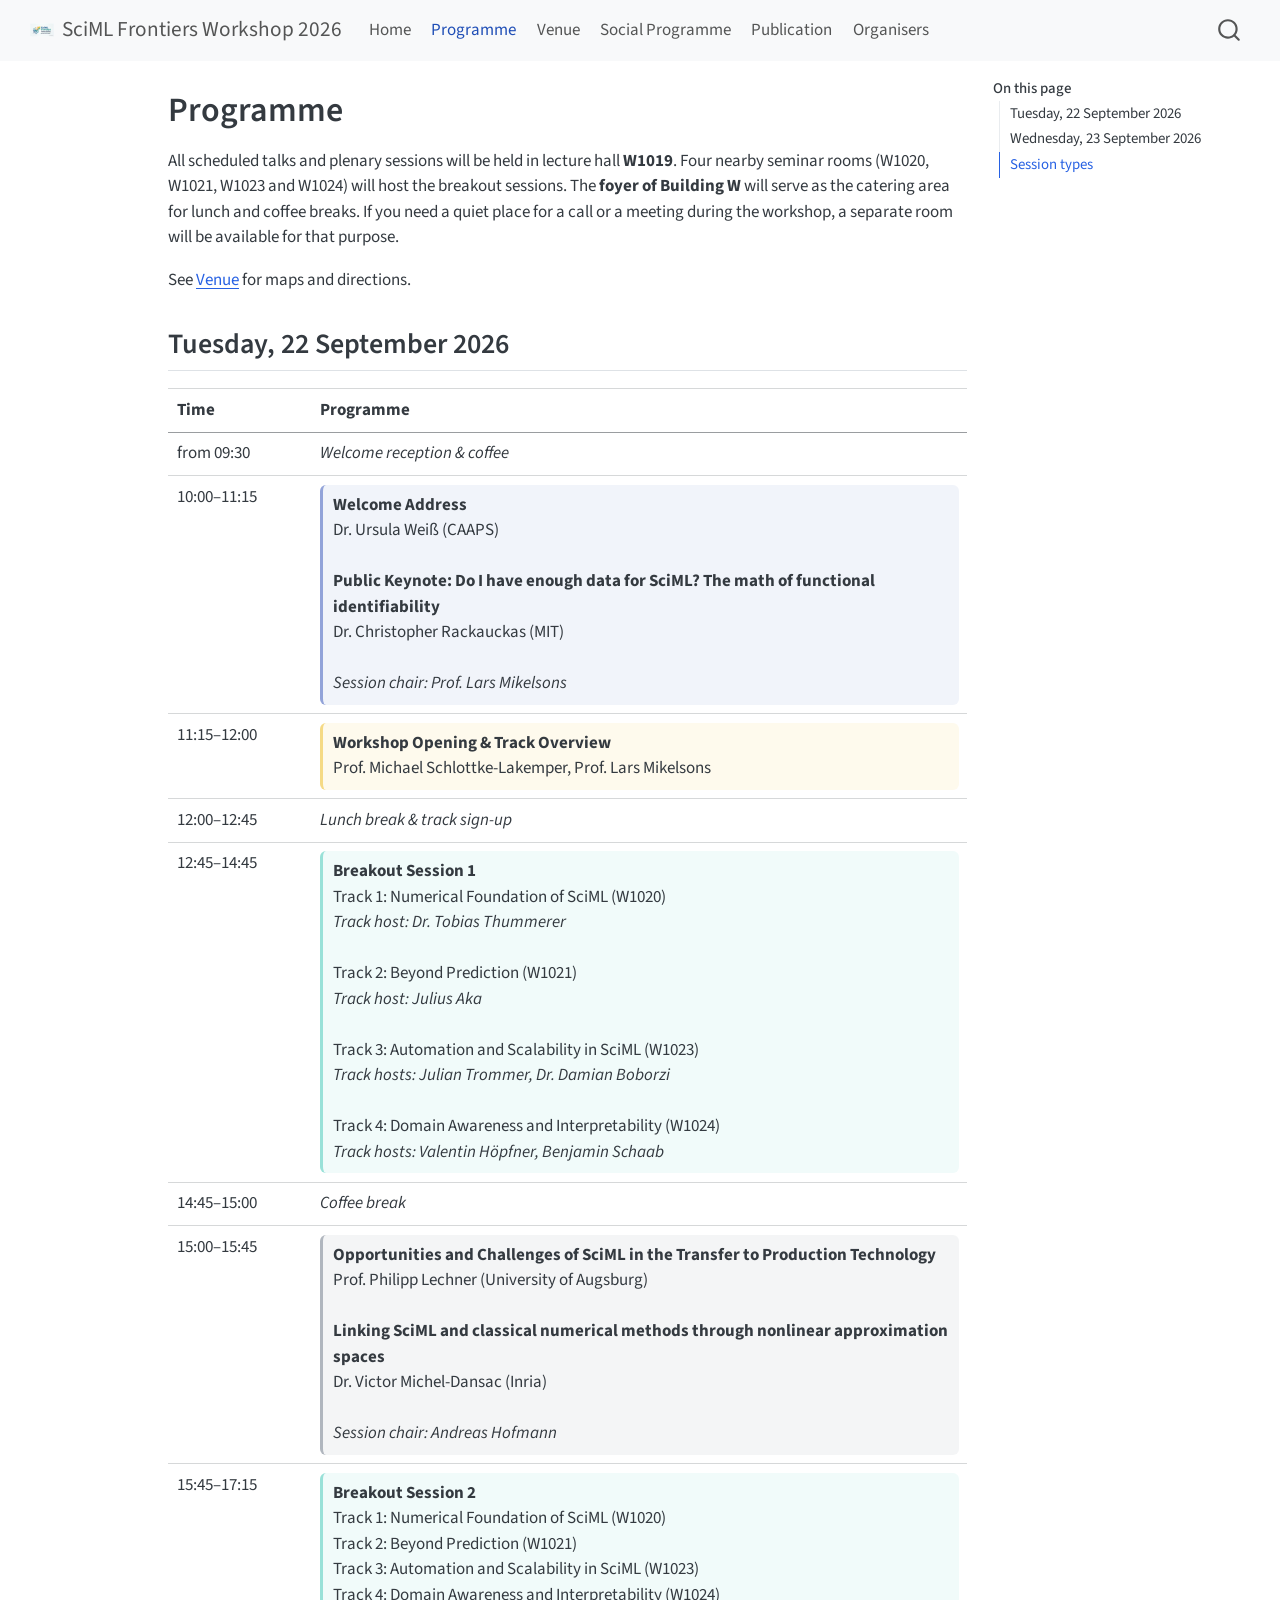
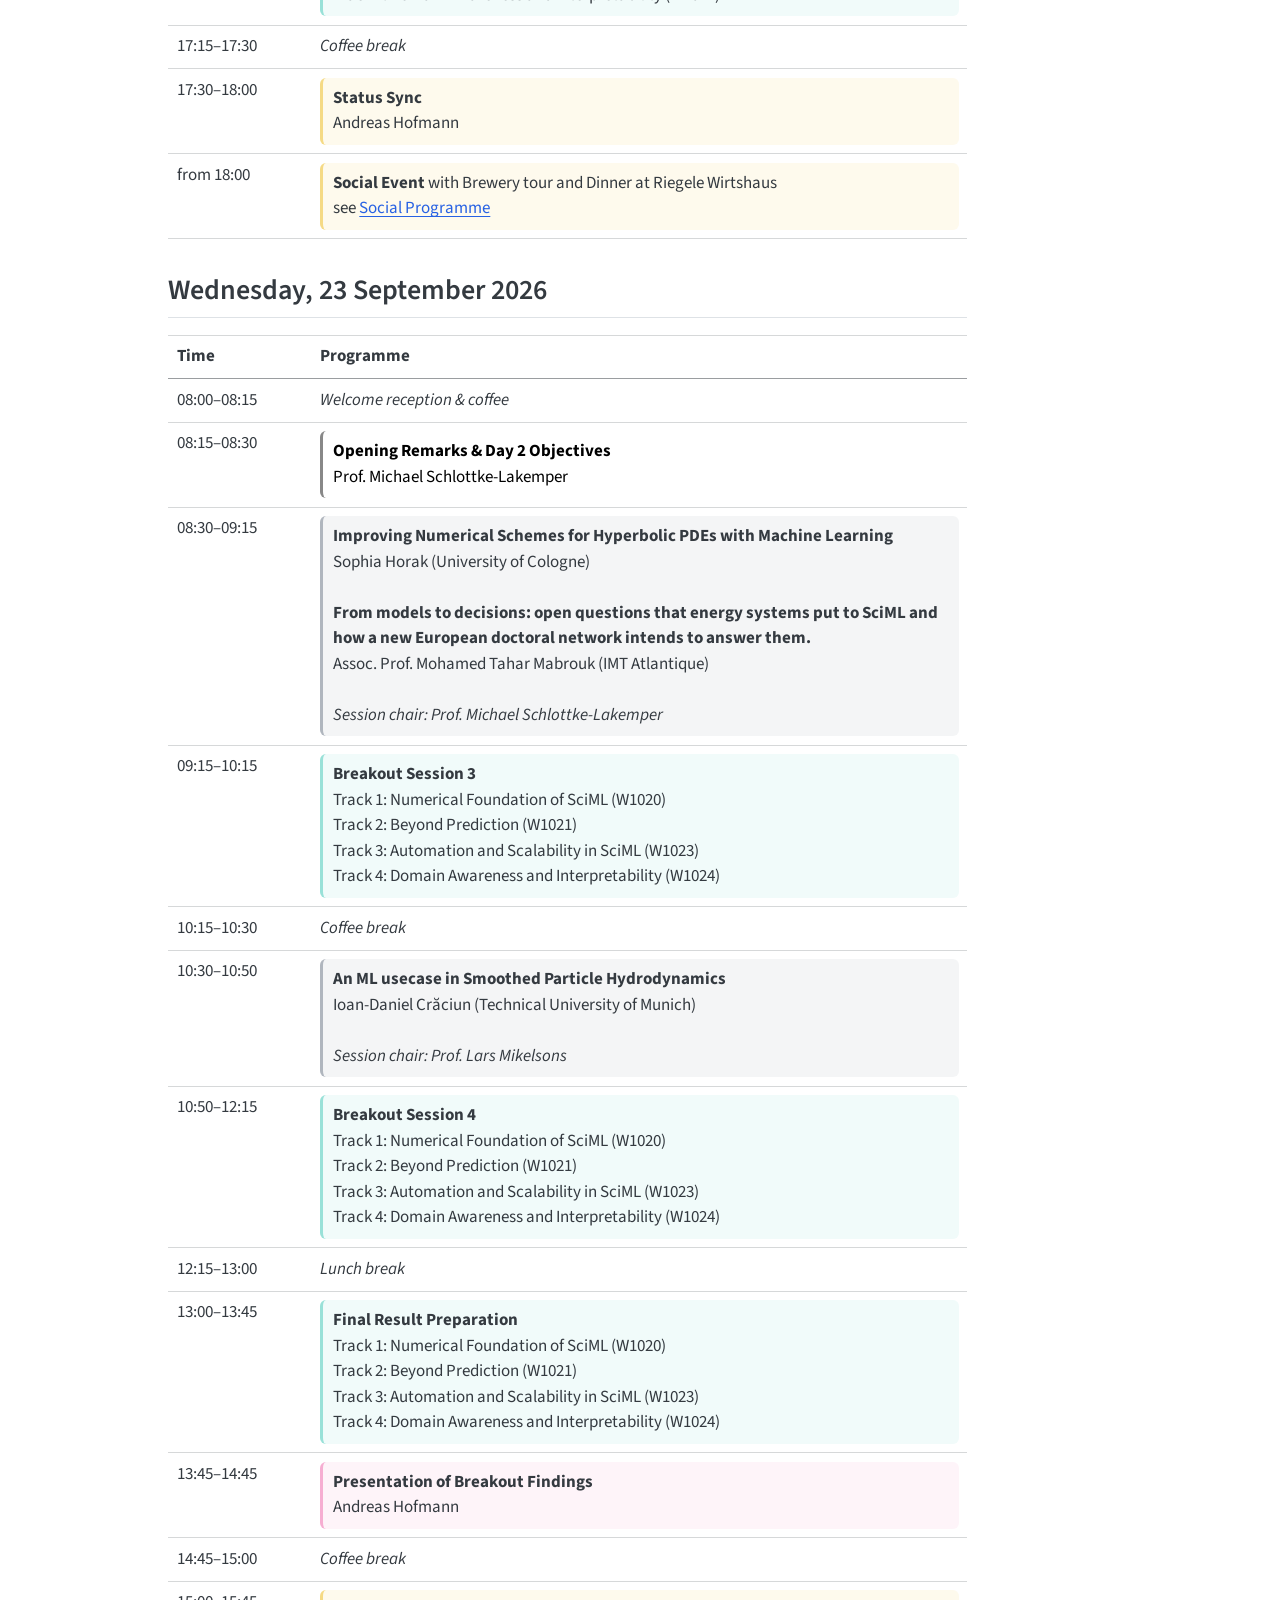
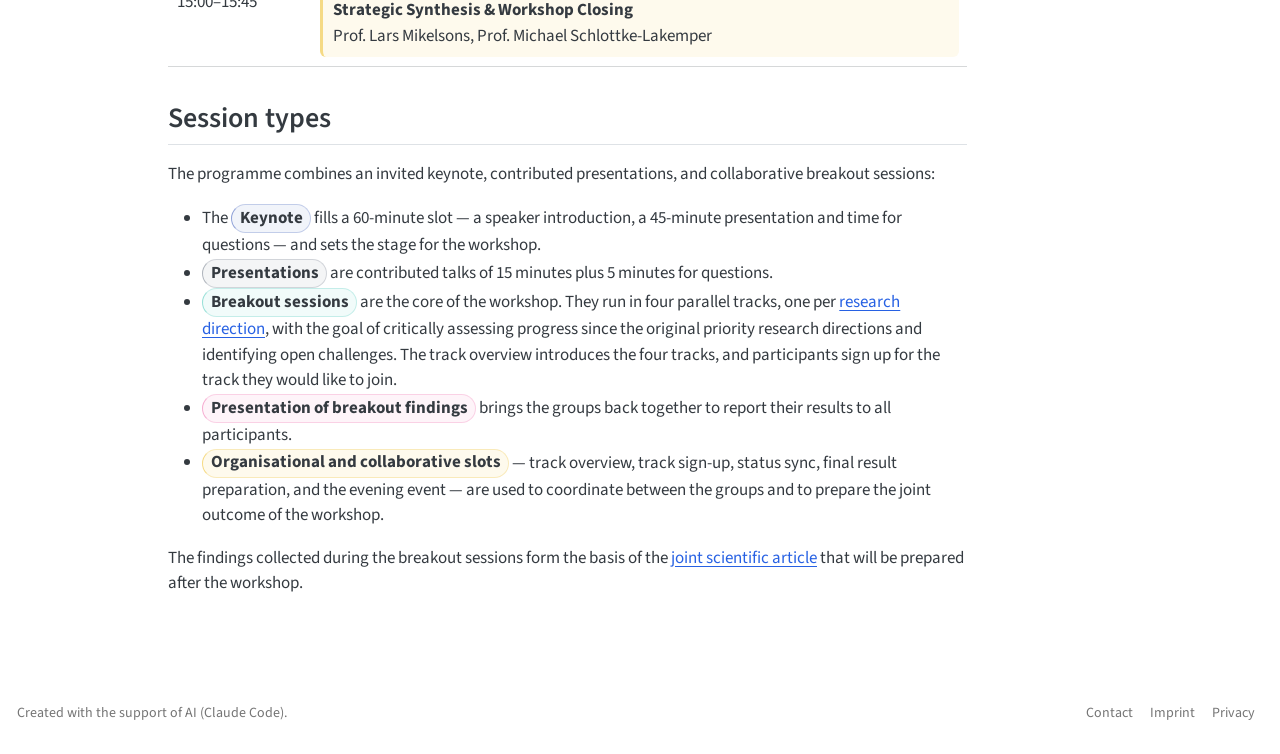
<file: program.html>
<!DOCTYPE html>
<html xmlns="http://www.w3.org/1999/xhtml" lang="en" xml:lang="en"><head>

<meta charset="utf-8">
<meta name="generator" content="quarto-1.10.18">

<meta name="viewport" content="width=device-width, initial-scale=1.0, user-scalable=yes">


<title>Programme – SciML Frontiers Workshop 2026</title>
<style>
/* Default styles provided by pandoc.
** See https://pandoc.org/MANUAL.html#variables-for-html for config info.
*/
span.smallcaps{font-variant: small-caps;}
div.columns{display: flex; gap: 1.5em;}
div.column{flex: auto;}
@media screen {
div.columns{gap: min(4vw, 1.5em);}
div.column{overflow-x: auto;}
}
div.hanging-indent{margin-left: 1.5em; text-indent: -1.5em;}
ul.task-list{list-style: none;}
ul.task-list li input[type="checkbox"] {
  width: 0.8em;
  margin: 0 0.8em 0.2em -1em; /* quarto-specific, see https://github.com/quarto-dev/quarto-cli/issues/4556 */ 
  vertical-align: middle;
}
</style>


<script src="site_libs/quarto-nav/quarto-nav.js"></script>
<script src="site_libs/quarto-nav/headroom.min.js"></script>
<script src="site_libs/clipboard/clipboard.min.js"></script>
<script src="site_libs/quarto-search/autocomplete.umd.js"></script>
<script src="site_libs/quarto-search/fuse.min.js"></script>
<script src="site_libs/quarto-search/quarto-search.js"></script>
<meta name="quarto:offset" content="./">
<script src="site_libs/quarto-html/quarto.js" type="module"></script>
<script src="site_libs/quarto-html/tabsets/tabsets.js" type="module"></script>
<script src="site_libs/quarto-html/popper.min.js"></script>
<script src="site_libs/quarto-html/tippy.umd.min.js"></script>
<script src="site_libs/quarto-html/anchor.min.js"></script>
<link href="site_libs/quarto-html/tippy.css" rel="stylesheet">
<link href="site_libs/quarto-html/quarto-syntax-highlighting-64a204ab8560d761af7679ceaba22944.css" rel="stylesheet" id="quarto-text-highlighting-styles">
<script src="site_libs/bootstrap/bootstrap.min.js"></script>
<link href="site_libs/bootstrap/bootstrap-icons.css" rel="stylesheet">
<link href="site_libs/bootstrap/bootstrap-3e9b1289f5f353c49b617ce48ad2bc38.min.css" rel="stylesheet" append-hash="true" id="quarto-bootstrap" data-mode="light">
<script id="quarto-search-options" type="application/json">{
  "location": "navbar",
  "copy-button": false,
  "collapse-after": 3,
  "panel-placement": "end",
  "type": "overlay",
  "limit": 50,
  "keyboard-shortcut": [
    "f",
    "/",
    "s"
  ],
  "show-item-context": false,
  "language": {
    "search-no-results-text": "No results",
    "search-matching-documents-text": "matching documents",
    "search-copy-link-title": "Copy link to search",
    "search-hide-matches-text": "Hide additional matches",
    "search-more-match-text": "more match in this document",
    "search-more-matches-text": "more matches in this document",
    "search-clear-button-title": "Clear",
    "search-text-placeholder": "",
    "search-detached-cancel-button-title": "Cancel",
    "search-submit-button-title": "Submit",
    "search-label": "Search"
  }
}</script>
<link href="https://cdn.jsdelivr.net/npm/bootstrap-icons@1.11.3/font/bootstrap-icons.css" rel="stylesheet">


<link rel="stylesheet" href="styles.css">
</head>

<body class="nav-fixed quarto-light">

<div id="quarto-search-results"></div>
  <header id="quarto-header" class="headroom fixed-top">
    <nav class="navbar navbar-expand-lg " data-bs-theme="dark">
      <div class="navbar-container container-fluid">
      <div class="navbar-brand-container mx-auto">
    <a href="./index.html" class="navbar-brand navbar-brand-logo">
    <img src="./assets/workshop_logo_256x256_AI.png" alt="" class="navbar-logo light-content">
    <img src="./assets/workshop_logo_256x256_AI.png" alt="" class="navbar-logo dark-content">
    </a>
    <a class="navbar-brand" href="./index.html">
    <span class="navbar-title">SciML Frontiers Workshop 2026</span>
    </a>
  </div>
            <div id="quarto-search" class="" title="Search"></div>
          <button class="navbar-toggler" type="button" data-bs-toggle="collapse" data-bs-target="#navbarCollapse" aria-controls="navbarCollapse" role="menu" aria-expanded="false" aria-label="Toggle navigation" onclick="if (window.quartoToggleHeadroom) { window.quartoToggleHeadroom(); }">
  <span class="navbar-toggler-icon"></span>
</button>
          <div class="collapse navbar-collapse" id="navbarCollapse">
            <ul class="navbar-nav navbar-nav-scroll me-auto">
  <li class="nav-item">
    <a class="nav-link" href="./index.html"> 
<span class="menu-text">Home</span></a>
  </li>  
  <li class="nav-item">
    <a class="nav-link active" href="./program.html" aria-current="page"> 
<span class="menu-text">Programme</span></a>
  </li>  
  <li class="nav-item">
    <a class="nav-link" href="./venue.html"> 
<span class="menu-text">Venue</span></a>
  </li>  
  <li class="nav-item">
    <a class="nav-link" href="./social.html"> 
<span class="menu-text">Social Programme</span></a>
  </li>  
  <li class="nav-item">
    <a class="nav-link" href="./publication.html"> 
<span class="menu-text">Publication</span></a>
  </li>  
  <li class="nav-item">
    <a class="nav-link" href="./organizers.html"> 
<span class="menu-text">Organisers</span></a>
  </li>  
</ul>
          </div> <!-- /navcollapse -->
            <div class="quarto-navbar-tools">
</div>
      </div> <!-- /container-fluid -->
    </nav>
</header>
<!-- content -->
<div id="quarto-content" class="quarto-container page-columns page-rows-contents page-layout-article page-navbar">
<!-- sidebar -->
<!-- margin-sidebar -->
    <div id="quarto-margin-sidebar" class="sidebar margin-sidebar">
        <nav id="TOC" role="doc-toc" class="toc-active">
    <h2 id="toc-title">On this page</h2>
   
  <ul>
  <li><a href="#tuesday-22-september-2026" id="toc-tuesday-22-september-2026" class="nav-link active" data-scroll-target="#tuesday-22-september-2026">Tuesday, 22 September 2026</a></li>
  <li><a href="#wednesday-23-september-2026" id="toc-wednesday-23-september-2026" class="nav-link" data-scroll-target="#wednesday-23-september-2026">Wednesday, 23 September 2026</a></li>
  <li><a href="#session-types" id="toc-session-types" class="nav-link" data-scroll-target="#session-types">Session types</a></li>
  </ul>
</nav>
    </div>
<!-- main -->
<main class="content" id="quarto-document-content">

<header id="title-block-header" class="quarto-title-block default">
<div class="quarto-title">
<h1 class="title">Programme</h1>
</div>



<div class="quarto-title-meta">

    
  
    
  </div>
  


</header>


<p>All scheduled talks and plenary sessions will be held in lecture hall <strong>W1019</strong>. Four nearby seminar rooms (W1020, W1021, W1023 and W1024) will host the breakout sessions. The <strong>foyer of Building W</strong> will serve as the catering area for lunch and coffee breaks. If you need a quiet place for a call or a meeting during the workshop, a separate room will be available for that purpose.</p>
<p>See <a href="./venue.html">Venue</a> for maps and directions.</p>
<section id="tuesday-22-september-2026" class="level2">
<h2 class="anchored" data-anchor-id="tuesday-22-september-2026">Tuesday, 22 September 2026</h2>
<table class="caption-top table">
<colgroup>
<col style="width: 18%">
<col style="width: 82%">
</colgroup>
<thead>
<tr class="header">
<th>Time</th>
<th>Programme</th>
</tr>
</thead>
<tbody>
<tr class="odd">
<td>from 09:30</td>
<td><em>Welcome reception &amp; coffee</em></td>
</tr>
<tr class="even">
<td>10:00–11:15</td>
<td><span id="day1-keynote" class="slot plenary"><strong>Welcome Address</strong><br>Dr.&nbsp;Ursula Weiß (CAAPS)<br><br><strong>Public Keynote: Do I have enough data for SciML? The math of functional identifiability</strong><br>Dr.&nbsp;Christopher Rackauckas (MIT)<br><br><em>Session chair: Prof.&nbsp;Lars Mikelsons</em></span></td>
</tr>
<tr class="odd">
<td>11:15–12:00</td>
<td><span id="day1-track-overview" class="slot open"><strong>Workshop Opening &amp; Track Overview</strong><br>Prof.&nbsp;Michael Schlottke-Lakemper, Prof.&nbsp;Lars Mikelsons</span></td>
</tr>
<tr class="even">
<td>12:00–12:45</td>
<td><em>Lunch break &amp; track sign-up</em></td>
</tr>
<tr class="odd">
<td>12:45–14:45</td>
<td><span id="day1-breakout-1" class="slot handson"><strong>Breakout Session 1</strong><br>Track 1: Numerical Foundation of SciML (W1020)<br><em>Track host: Dr.&nbsp;Tobias Thummerer</em><br><br>Track 2: Beyond Prediction (W1021)<br><em>Track host: Julius Aka</em><br><br>Track 3: Automation and Scalability in SciML (W1023)<br><em>Track hosts: Julian Trommer, Dr.&nbsp;Damian Boborzi</em><br><br>Track 4: Domain Awareness and Interpretability (W1024)<br><em>Track hosts: Valentin Höpfner, Benjamin Schaab</em></span></td>
</tr>
<tr class="even">
<td>14:45–15:00</td>
<td><em>Coffee break</em></td>
</tr>
<tr class="odd">
<td>15:00–15:45</td>
<td><span id="day1-presentations" class="slot contributed"><strong>Opportunities and Challenges of SciML in the Transfer to Production Technology</strong><br>Prof.&nbsp;Philipp Lechner (University of Augsburg)<br><br><strong>Linking SciML and classical numerical methods through nonlinear approximation spaces</strong> <br>Dr.&nbsp;Victor Michel-Dansac (Inria)<br><br><em>Session chair: Andreas Hofmann</em></span></td>
</tr>
<tr class="even">
<td>15:45–17:15</td>
<td><span id="day1-breakout-2" class="slot handson"><strong>Breakout Session 2</strong><br>Track 1: Numerical Foundation of SciML (W1020)<br>Track 2: Beyond Prediction (W1021)<br>Track 3: Automation and Scalability in SciML (W1023)<br>Track 4: Domain Awareness and Interpretability (W1024)</span></td>
</tr>
<tr class="odd">
<td>17:15–17:30</td>
<td><em>Coffee break</em></td>
</tr>
<tr class="even">
<td>17:30–18:00</td>
<td><span id="day1-status-sync" class="slot open"><strong>Status Sync</strong><br>Andreas Hofmann</span></td>
</tr>
<tr class="odd">
<td>from 18:00</td>
<td><span id="day1-social" class="slot open"><strong>Social Event</strong> with Brewery tour and Dinner at Riegele Wirtshaus<br>see <a href="./social.html">Social Programme</a></span></td>
</tr>
</tbody>
</table>
</section>
<section id="wednesday-23-september-2026" class="level2">
<h2 class="anchored" data-anchor-id="wednesday-23-september-2026">Wednesday, 23 September 2026</h2>
<table class="caption-top table">
<colgroup>
<col style="width: 18%">
<col style="width: 82%">
</colgroup>
<thead>
<tr class="header">
<th>Time</th>
<th>Programme</th>
</tr>
</thead>
<tbody>
<tr class="odd">
<td>08:00–08:15</td>
<td><em>Welcome reception &amp; coffee</em></td>
</tr>
<tr class="even">
<td>08:15–08:30</td>
<td><span id="day2-opening" class="slot neutral"><strong>Opening Remarks &amp; Day 2 Objectives</strong><br>Prof.&nbsp;Michael Schlottke-Lakemper</span></td>
</tr>
<tr class="odd">
<td>08:30–09:15</td>
<td><span id="day2-presentations-1" class="slot contributed"><strong>Improving Numerical Schemes for Hyperbolic PDEs with Machine Learning</strong><br>Sophia Horak (University of Cologne)<br><br><strong>From models to decisions: open questions that energy systems put to SciML and how a new European doctoral network intends to answer them.</strong> <br>Assoc. Prof.&nbsp;Mohamed Tahar Mabrouk (IMT Atlantique)<br><br><em>Session chair: Prof.&nbsp;Michael Schlottke-Lakemper</em></span></td>
</tr>
<tr class="even">
<td>09:15–10:15</td>
<td><span id="day2-breakout-3" class="slot handson"><strong>Breakout Session 3</strong><br>Track 1: Numerical Foundation of SciML (W1020)<br>Track 2: Beyond Prediction (W1021)<br>Track 3: Automation and Scalability in SciML (W1023)<br>Track 4: Domain Awareness and Interpretability (W1024)</span></td>
</tr>
<tr class="odd">
<td>10:15–10:30</td>
<td><em>Coffee break</em></td>
</tr>
<tr class="even">
<td>10:30–10:50</td>
<td><span id="day2-presentations-2" class="slot contributed"><strong>An ML usecase in Smoothed Particle Hydrodynamics</strong> <br>Ioan-Daniel Crăciun (Technical University of Munich)<br><br><em>Session chair: Prof.&nbsp;Lars Mikelsons</em></span></td>
</tr>
<tr class="odd">
<td>10:50–12:15</td>
<td><span id="day2-breakout-4" class="slot handson"><strong>Breakout Session 4</strong><br>Track 1: Numerical Foundation of SciML (W1020)<br>Track 2: Beyond Prediction (W1021)<br>Track 3: Automation and Scalability in SciML (W1023)<br>Track 4: Domain Awareness and Interpretability (W1024)</span></td>
</tr>
<tr class="even">
<td>12:15–13:00</td>
<td><em>Lunch break</em></td>
</tr>
<tr class="odd">
<td>13:00–13:45</td>
<td><span id="day2-result-prep" class="slot handson"><strong>Final Result Preparation</strong><br>Track 1: Numerical Foundation of SciML (W1020)<br>Track 2: Beyond Prediction (W1021)<br>Track 3: Automation and Scalability in SciML (W1023)<br>Track 4: Domain Awareness and Interpretability (W1024)</span></td>
</tr>
<tr class="even">
<td>13:45–14:45</td>
<td><span id="day2-findings" class="slot oneidea"><strong>Presentation of Breakout Findings</strong><br>Andreas Hofmann</span></td>
</tr>
<tr class="odd">
<td>14:45–15:00</td>
<td><em>Coffee break</em></td>
</tr>
<tr class="even">
<td>15:00–15:45</td>
<td><span id="day2-closing" class="slot open"><strong>Strategic Synthesis &amp; Workshop Closing</strong><br>Prof.&nbsp;Lars Mikelsons, Prof.&nbsp;Michael Schlottke-Lakemper</span></td>
</tr>
</tbody>
</table>
</section>
<section id="session-types" class="level2">
<h2 class="anchored" data-anchor-id="session-types">Session types</h2>
<p>The programme combines an invited keynote, contributed presentations, and collaborative breakout sessions:</p>
<ul>
<li>The <span class="slotcat plenary"><strong>Keynote</strong></span> fills a 60-minute slot — a speaker introduction, a 45-minute presentation and time for questions — and sets the stage for the workshop.</li>
<li><span class="slotcat contributed"><strong>Presentations</strong></span> are contributed talks of 15 minutes plus 5 minutes for questions.</li>
<li><span class="slotcat handson"><strong>Breakout sessions</strong></span> are the core of the workshop. They run in four parallel tracks, one per <a href="./index.html">research direction</a>, with the goal of critically assessing progress since the original priority research directions and identifying open challenges. The track overview introduces the four tracks, and participants sign up for the track they would like to join.</li>
<li><span class="slotcat oneidea"><strong>Presentation of breakout findings</strong></span> brings the groups back together to report their results to all participants.</li>
<li><span class="slotcat open"><strong>Organisational and collaborative slots</strong></span> — track overview, track sign-up, status sync, final result preparation, and the evening event — are used to coordinate between the groups and to prepare the joint outcome of the workshop.</li>
</ul>
<p>The findings collected during the breakout sessions form the basis of the <a href="./publication.html">joint scientific article</a> that will be prepared after the workshop.</p>


</section>

</main> <!-- /main -->
<script id="quarto-html-after-body" type="application/javascript">
  window.document.addEventListener("DOMContentLoaded", function (event) {
    const icon = "";
    const anchorJS = new window.AnchorJS();
    anchorJS.options = {
      placement: 'right',
      icon: icon
    };
    anchorJS.add('.anchored');
    const isCodeAnnotation = (el) => {
      for (const clz of el.classList) {
        if (clz.startsWith('code-annotation-')) {                     
          return true;
        }
      }
      return false;
    }
    const onCopySuccess = function(e) {
      // button target
      const button = e.trigger;
      // don't keep focus
      button.blur();
      // flash "checked"
      button.classList.add('code-copy-button-checked');
      var currentTitle = button.getAttribute("title");
      button.setAttribute("title", "Copied!");
      let tooltip;
      if (window.bootstrap) {
        button.setAttribute("data-bs-toggle", "tooltip");
        button.setAttribute("data-bs-placement", "left");
        button.setAttribute("data-bs-title", "Copied!");
        tooltip = new bootstrap.Tooltip(button, 
          { trigger: "manual", 
            customClass: "code-copy-button-tooltip",
            offset: [0, -8]});
        tooltip.show();    
      }
      setTimeout(function() {
        if (tooltip) {
          tooltip.hide();
          button.removeAttribute("data-bs-title");
          button.removeAttribute("data-bs-toggle");
          button.removeAttribute("data-bs-placement");
        }
        button.setAttribute("title", currentTitle);
        button.classList.remove('code-copy-button-checked');
      }, 1000);
      // clear code selection
      e.clearSelection();
    }
    const getTextToCopy = function(trigger) {
      const outerScaffold = trigger.parentElement.cloneNode(true);
      const codeEl = outerScaffold.querySelector('code');
      for (const childEl of codeEl.children) {
        if (isCodeAnnotation(childEl)) {
          childEl.remove();
        }
      }
      return codeEl.innerText;
    }
    const clipboard = new window.ClipboardJS('.code-copy-button:not([data-in-quarto-modal])', {
      text: getTextToCopy
    });
    clipboard.on('success', onCopySuccess);
    if (window.document.getElementById('quarto-embedded-source-code-modal')) {
      const clipboardModal = new window.ClipboardJS('.code-copy-button[data-in-quarto-modal]', {
        text: getTextToCopy,
        container: window.document.getElementById('quarto-embedded-source-code-modal')
      });
      clipboardModal.on('success', onCopySuccess);
    }
      var localhostRegex = new RegExp(/^(?:http|https):\/\/localhost\:?[0-9]*\//);
      var mailtoRegex = new RegExp(/^mailto:/);
        var filterRegex = new RegExp('/' + window.location.host + '/');
      var isInternal = (href) => {
          return filterRegex.test(href) || localhostRegex.test(href) || mailtoRegex.test(href);
      }
      // Inspect non-navigation links and adorn them if external
     var links = window.document.querySelectorAll('a[href]:not(.nav-link):not(.navbar-brand):not(.toc-action):not(.sidebar-link):not(.sidebar-item-toggle):not(.pagination-link):not(.no-external):not([aria-hidden]):not(.dropdown-item):not(.quarto-navigation-tool):not(.about-link)');
      for (var i=0; i<links.length; i++) {
        const link = links[i];
        if (!isInternal(link.href)) {
          // undo the damage that might have been done by quarto-nav.js in the case of
          // links that we want to consider external
          if (link.dataset.originalHref !== undefined) {
            link.href = link.dataset.originalHref;
          }
        }
      }
    function tippyHover(el, contentFn, onTriggerFn, onUntriggerFn) {
      const config = {
        allowHTML: true,
        maxWidth: 500,
        delay: 100,
        arrow: false,
        appendTo: function(el) {
            return el.parentElement;
        },
        interactive: true,
        interactiveBorder: 10,
        theme: 'quarto',
        placement: 'bottom-start',
      };
      if (contentFn) {
        config.content = contentFn;
      }
      if (onTriggerFn) {
        config.onTrigger = onTriggerFn;
      }
      if (onUntriggerFn) {
        config.onUntrigger = onUntriggerFn;
      }
      window.tippy(el, config); 
    }
    const noterefs = window.document.querySelectorAll('a[role="doc-noteref"]');
    for (var i=0; i<noterefs.length; i++) {
      const ref = noterefs[i];
      tippyHover(ref, function() {
        // use id or data attribute instead here
        let href = ref.getAttribute('data-footnote-href') || ref.getAttribute('href');
        try { href = new URL(href).hash; } catch {}
        const id = href.replace(/^#\/?/, "");
        const note = window.document.getElementById(id);
        if (note) {
          return note.innerHTML;
        } else {
          return "";
        }
      });
    }
    const xrefs = window.document.querySelectorAll('a.quarto-xref');
    const processXRef = (id, note) => {
      // Strip column container classes
      const stripColumnClz = (el) => {
        el.classList.remove("page-full", "page-columns");
        if (el.children) {
          for (const child of el.children) {
            stripColumnClz(child);
          }
        }
      }
      stripColumnClz(note)
      if (id === null || id.startsWith('sec-')) {
        // Special case sections, only their first couple elements
        const container = document.createElement("div");
        if (note.children && note.children.length > 2) {
          container.appendChild(note.children[0].cloneNode(true));
          for (let i = 1; i < note.children.length; i++) {
            const child = note.children[i];
            if (child.tagName === "P" && child.innerText === "") {
              continue;
            } else {
              container.appendChild(child.cloneNode(true));
              break;
            }
          }
          if (window.Quarto?.typesetMath) {
            window.Quarto.typesetMath(container);
          }
          return container.innerHTML
        } else {
          if (window.Quarto?.typesetMath) {
            window.Quarto.typesetMath(note);
          }
          return note.innerHTML;
        }
      } else {
        // Remove any anchor links if they are present
        const anchorLink = note.querySelector('a.anchorjs-link');
        if (anchorLink) {
          anchorLink.remove();
        }
        if (window.Quarto?.typesetMath) {
          window.Quarto.typesetMath(note);
        }
        if (note.classList.contains("callout")) {
          return note.outerHTML;
        } else {
          return note.innerHTML;
        }
      }
    }
    for (var i=0; i<xrefs.length; i++) {
      const xref = xrefs[i];
      tippyHover(xref, undefined, function(instance) {
        instance.disable();
        let url = xref.getAttribute('href');
        let hash = undefined; 
        if (url.startsWith('#')) {
          hash = url;
        } else {
          try { hash = new URL(url).hash; } catch {}
        }
        if (hash) {
          const id = hash.replace(/^#\/?/, "");
          const note = window.document.getElementById(id);
          if (note !== null) {
            try {
              const html = processXRef(id, note.cloneNode(true));
              instance.setContent(html);
            } finally {
              instance.enable();
              instance.show();
            }
          } else {
            // See if we can fetch this
            fetch(url.split('#')[0])
            .then(res => res.text())
            .then(html => {
              const parser = new DOMParser();
              const htmlDoc = parser.parseFromString(html, "text/html");
              const note = htmlDoc.getElementById(id);
              if (note !== null) {
                const html = processXRef(id, note);
                instance.setContent(html);
              } 
            }).finally(() => {
              instance.enable();
              instance.show();
            });
          }
        } else {
          // See if we can fetch a full url (with no hash to target)
          // This is a special case and we should probably do some content thinning / targeting
          fetch(url)
          .then(res => res.text())
          .then(html => {
            const parser = new DOMParser();
            const htmlDoc = parser.parseFromString(html, "text/html");
            const note = htmlDoc.querySelector('main.content');
            if (note !== null) {
              // This should only happen for chapter cross references
              // (since there is no id in the URL)
              // remove the first header
              if (note.children.length > 0 && note.children[0].tagName === "HEADER") {
                note.children[0].remove();
              }
              const html = processXRef(null, note);
              instance.setContent(html);
            } 
          }).finally(() => {
            instance.enable();
            instance.show();
          });
        }
      }, function(instance) {
      });
    }
        let selectedAnnoteEl;
        const selectorForAnnotation = ( cell, annotation) => {
          let cellAttr = 'data-code-cell="' + cell + '"';
          let lineAttr = 'data-code-annotation="' +  annotation + '"';
          const selector = 'span[' + cellAttr + '][' + lineAttr + ']';
          return selector;
        }
        const selectCodeLines = (annoteEl) => {
          const doc = window.document;
          const targetCell = annoteEl.getAttribute("data-target-cell");
          const targetAnnotation = annoteEl.getAttribute("data-target-annotation");
          const annoteSpan = window.document.querySelector(selectorForAnnotation(targetCell, targetAnnotation));
          const lines = annoteSpan.getAttribute("data-code-lines").split(",");
          const lineIds = lines.map((line) => {
            return targetCell + "-" + line;
          })
          let top = null;
          let height = null;
          let parent = null;
          if (lineIds.length > 0) {
              //compute the position of the single el (top and bottom and make a div)
              const el = window.document.getElementById(lineIds[0]);
              top = el.offsetTop;
              height = el.offsetHeight;
              parent = el.parentElement.parentElement;
            if (lineIds.length > 1) {
              const lastEl = window.document.getElementById(lineIds[lineIds.length - 1]);
              const bottom = lastEl.offsetTop + lastEl.offsetHeight;
              height = bottom - top;
            }
            if (top !== null && height !== null && parent !== null) {
              // cook up a div (if necessary) and position it 
              let div = window.document.getElementById("code-annotation-line-highlight");
              if (div === null) {
                div = window.document.createElement("div");
                div.setAttribute("id", "code-annotation-line-highlight");
                div.style.position = 'absolute';
                parent.appendChild(div);
              }
              div.style.top = top - 2 + "px";
              div.style.height = height + 4 + "px";
              div.style.left = 0;
              let gutterDiv = window.document.getElementById("code-annotation-line-highlight-gutter");
              if (gutterDiv === null) {
                gutterDiv = window.document.createElement("div");
                gutterDiv.setAttribute("id", "code-annotation-line-highlight-gutter");
                gutterDiv.style.position = 'absolute';
                const codeCell = window.document.getElementById(targetCell);
                const gutter = codeCell.querySelector('.code-annotation-gutter');
                gutter.appendChild(gutterDiv);
              }
              gutterDiv.style.top = top - 2 + "px";
              gutterDiv.style.height = height + 4 + "px";
            }
            selectedAnnoteEl = annoteEl;
          }
        };
        const unselectCodeLines = () => {
          const elementsIds = ["code-annotation-line-highlight", "code-annotation-line-highlight-gutter"];
          elementsIds.forEach((elId) => {
            const div = window.document.getElementById(elId);
            if (div) {
              div.remove();
            }
          });
          selectedAnnoteEl = undefined;
        };
          // Handle positioning of the toggle
      window.addEventListener(
        "resize",
        throttle(() => {
          elRect = undefined;
          if (selectedAnnoteEl) {
            selectCodeLines(selectedAnnoteEl);
          }
        }, 10)
      );
      function throttle(fn, ms) {
      let throttle = false;
      let timer;
        return (...args) => {
          if(!throttle) { // first call gets through
              fn.apply(this, args);
              throttle = true;
          } else { // all the others get throttled
              if(timer) clearTimeout(timer); // cancel #2
              timer = setTimeout(() => {
                fn.apply(this, args);
                timer = throttle = false;
              }, ms);
          }
        };
      }
        // Attach click handler to the DT
        const annoteDls = window.document.querySelectorAll('dt[data-target-cell]');
        for (const annoteDlNode of annoteDls) {
          annoteDlNode.addEventListener('click', (event) => {
            const clickedEl = event.target;
            if (clickedEl !== selectedAnnoteEl) {
              unselectCodeLines();
              const activeEl = window.document.querySelector('dt[data-target-cell].code-annotation-active');
              if (activeEl) {
                activeEl.classList.remove('code-annotation-active');
              }
              selectCodeLines(clickedEl);
              clickedEl.classList.add('code-annotation-active');
            } else {
              // Unselect the line
              unselectCodeLines();
              clickedEl.classList.remove('code-annotation-active');
            }
          });
        }
    const findCites = (el) => {
      const parentEl = el.parentElement;
      if (parentEl) {
        const cites = parentEl.dataset.cites;
        if (cites) {
          return {
            el,
            cites: cites.split(' ')
          };
        } else {
          return findCites(el.parentElement)
        }
      } else {
        return undefined;
      }
    };
    var bibliorefs = window.document.querySelectorAll('a[role="doc-biblioref"]');
    for (var i=0; i<bibliorefs.length; i++) {
      const ref = bibliorefs[i];
      const citeInfo = findCites(ref);
      if (citeInfo) {
        tippyHover(citeInfo.el, function() {
          var popup = window.document.createElement('div');
          citeInfo.cites.forEach(function(cite) {
            var citeDiv = window.document.createElement('div');
            citeDiv.classList.add('hanging-indent');
            citeDiv.classList.add('csl-entry');
            var biblioDiv = window.document.getElementById('ref-' + cite);
            if (biblioDiv) {
              citeDiv.innerHTML = biblioDiv.innerHTML;
            }
            popup.appendChild(citeDiv);
          });
          return popup.innerHTML;
        });
      }
    }
  });
  </script>
</div> <!-- /content -->
<footer class="footer">
  <div class="nav-footer">
    <div class="nav-footer-left">
<p>Created with the support of AI (Claude Code).</p>
</div>   
    <div class="nav-footer-center">
      &nbsp;
    </div>
    <div class="nav-footer-right">
      <ul class="footer-items list-unstyled">
    <li class="nav-item">
    <a class="nav-link" href="./organizers.html">
<p>Contact</p>
</a>
  </li>  
    <li class="nav-item">
    <a class="nav-link" href="./imprint.html">
<p>Imprint</p>
</a>
  </li>  
    <li class="nav-item">
    <a class="nav-link" href="https://www.uni-augsburg.de/de/impressum/datenschutz/">
<p>Privacy</p>
</a>
  </li>  
</ul>
    </div>
  </div>
</footer>




</body></html>
</file>
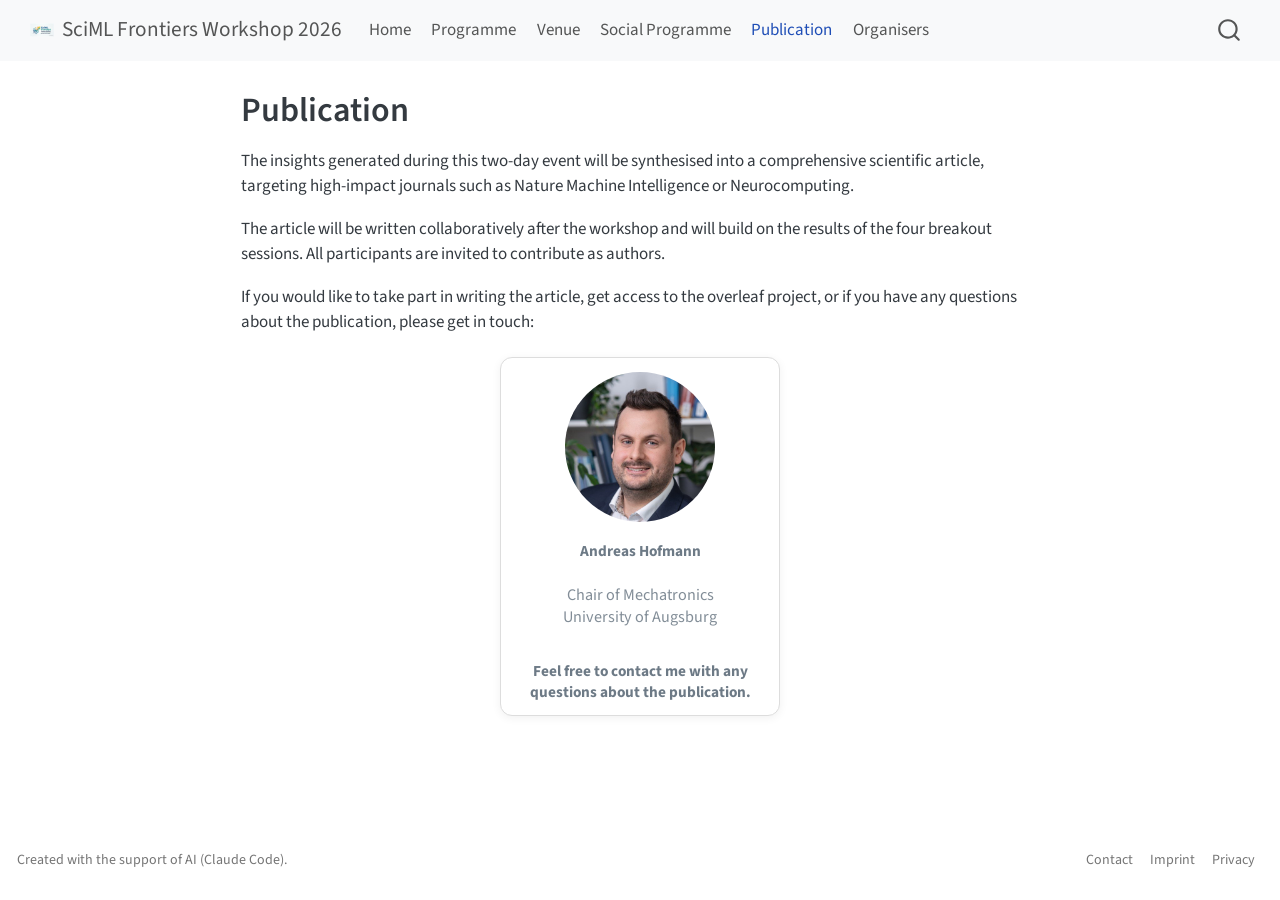
<file: publication.html>
<!DOCTYPE html>
<html xmlns="http://www.w3.org/1999/xhtml" lang="en" xml:lang="en"><head>

<meta charset="utf-8">
<meta name="generator" content="quarto-1.10.18">

<meta name="viewport" content="width=device-width, initial-scale=1.0, user-scalable=yes">


<title>Publication – SciML Frontiers Workshop 2026</title>
<style>
/* Default styles provided by pandoc.
** See https://pandoc.org/MANUAL.html#variables-for-html for config info.
*/
span.smallcaps{font-variant: small-caps;}
div.columns{display: flex; gap: 1.5em;}
div.column{flex: auto;}
@media screen {
div.columns{gap: min(4vw, 1.5em);}
div.column{overflow-x: auto;}
}
div.hanging-indent{margin-left: 1.5em; text-indent: -1.5em;}
ul.task-list{list-style: none;}
ul.task-list li input[type="checkbox"] {
  width: 0.8em;
  margin: 0 0.8em 0.2em -1em; /* quarto-specific, see https://github.com/quarto-dev/quarto-cli/issues/4556 */ 
  vertical-align: middle;
}
</style>


<script src="site_libs/quarto-nav/quarto-nav.js"></script>
<script src="site_libs/quarto-nav/headroom.min.js"></script>
<script src="site_libs/clipboard/clipboard.min.js"></script>
<script src="site_libs/quarto-search/autocomplete.umd.js"></script>
<script src="site_libs/quarto-search/fuse.min.js"></script>
<script src="site_libs/quarto-search/quarto-search.js"></script>
<meta name="quarto:offset" content="./">
<script src="site_libs/quarto-html/quarto.js" type="module"></script>
<script src="site_libs/quarto-html/tabsets/tabsets.js" type="module"></script>
<script src="site_libs/quarto-html/popper.min.js"></script>
<script src="site_libs/quarto-html/tippy.umd.min.js"></script>
<script src="site_libs/quarto-html/anchor.min.js"></script>
<link href="site_libs/quarto-html/tippy.css" rel="stylesheet">
<link href="site_libs/quarto-html/quarto-syntax-highlighting-64a204ab8560d761af7679ceaba22944.css" rel="stylesheet" id="quarto-text-highlighting-styles">
<script src="site_libs/bootstrap/bootstrap.min.js"></script>
<link href="site_libs/bootstrap/bootstrap-icons.css" rel="stylesheet">
<link href="site_libs/bootstrap/bootstrap-3e9b1289f5f353c49b617ce48ad2bc38.min.css" rel="stylesheet" append-hash="true" id="quarto-bootstrap" data-mode="light">
<script id="quarto-search-options" type="application/json">{
  "location": "navbar",
  "copy-button": false,
  "collapse-after": 3,
  "panel-placement": "end",
  "type": "overlay",
  "limit": 50,
  "keyboard-shortcut": [
    "f",
    "/",
    "s"
  ],
  "show-item-context": false,
  "language": {
    "search-no-results-text": "No results",
    "search-matching-documents-text": "matching documents",
    "search-copy-link-title": "Copy link to search",
    "search-hide-matches-text": "Hide additional matches",
    "search-more-match-text": "more match in this document",
    "search-more-matches-text": "more matches in this document",
    "search-clear-button-title": "Clear",
    "search-text-placeholder": "",
    "search-detached-cancel-button-title": "Cancel",
    "search-submit-button-title": "Submit",
    "search-label": "Search"
  }
}</script>
<link href="https://cdn.jsdelivr.net/npm/bootstrap-icons@1.11.3/font/bootstrap-icons.css" rel="stylesheet">


<link rel="stylesheet" href="styles.css">
</head>

<body class="nav-fixed fullcontent quarto-light">

<div id="quarto-search-results"></div>
  <header id="quarto-header" class="headroom fixed-top">
    <nav class="navbar navbar-expand-lg " data-bs-theme="dark">
      <div class="navbar-container container-fluid">
      <div class="navbar-brand-container mx-auto">
    <a href="./index.html" class="navbar-brand navbar-brand-logo">
    <img src="./assets/workshop_logo_256x256_AI.png" alt="" class="navbar-logo light-content">
    <img src="./assets/workshop_logo_256x256_AI.png" alt="" class="navbar-logo dark-content">
    </a>
    <a class="navbar-brand" href="./index.html">
    <span class="navbar-title">SciML Frontiers Workshop 2026</span>
    </a>
  </div>
            <div id="quarto-search" class="" title="Search"></div>
          <button class="navbar-toggler" type="button" data-bs-toggle="collapse" data-bs-target="#navbarCollapse" aria-controls="navbarCollapse" role="menu" aria-expanded="false" aria-label="Toggle navigation" onclick="if (window.quartoToggleHeadroom) { window.quartoToggleHeadroom(); }">
  <span class="navbar-toggler-icon"></span>
</button>
          <div class="collapse navbar-collapse" id="navbarCollapse">
            <ul class="navbar-nav navbar-nav-scroll me-auto">
  <li class="nav-item">
    <a class="nav-link" href="./index.html"> 
<span class="menu-text">Home</span></a>
  </li>  
  <li class="nav-item">
    <a class="nav-link" href="./program.html"> 
<span class="menu-text">Programme</span></a>
  </li>  
  <li class="nav-item">
    <a class="nav-link" href="./venue.html"> 
<span class="menu-text">Venue</span></a>
  </li>  
  <li class="nav-item">
    <a class="nav-link" href="./social.html"> 
<span class="menu-text">Social Programme</span></a>
  </li>  
  <li class="nav-item">
    <a class="nav-link active" href="./publication.html" aria-current="page"> 
<span class="menu-text">Publication</span></a>
  </li>  
  <li class="nav-item">
    <a class="nav-link" href="./organizers.html"> 
<span class="menu-text">Organisers</span></a>
  </li>  
</ul>
          </div> <!-- /navcollapse -->
            <div class="quarto-navbar-tools">
</div>
      </div> <!-- /container-fluid -->
    </nav>
</header>
<!-- content -->
<div id="quarto-content" class="quarto-container page-columns page-rows-contents page-layout-article page-navbar">
<!-- sidebar -->
<!-- margin-sidebar -->
    
<!-- main -->
<main class="content" id="quarto-document-content">

<header id="title-block-header" class="quarto-title-block default">
<div class="quarto-title">
<h1 class="title">Publication</h1>
</div>



<div class="quarto-title-meta">

    
  
    
  </div>
  


</header>


<p>The insights generated during this two-day event will be synthesised into a comprehensive scientific article, targeting high-impact journals such as Nature Machine Intelligence or Neurocomputing.</p>
<p>The article will be written collaboratively after the workshop and will build on the results of the four breakout sessions. All participants are invited to contribute as authors.</p>
<p>If you would like to take part in writing the article, get access to the overleaf project, or if you have any questions about the publication, please get in touch:</p>
<div class="people-grid single">
<figure class="pkg-card figure">
<a class="pkg-card-link" href="mailto:andreas.hofmann@uni-a.de" aria-label="Send an e-mail to Andreas Hofmann"></a> <img src="assets/hofmann.jpg" alt="Andreas Hofmann" class="portrait-top figure-img">
<figcaption>
<div class="pkg-title">
Andreas Hofmann
</div>
<div class="pkg-subtitle">
Chair of Mechatronics<br>University of Augsburg
</div>
<div class="pkg-contact">
<strong>Feel free to contact me with any questions about the publication.</strong>
</div>
</figcaption>
</figure>
</div>



</main> <!-- /main -->
<script id="quarto-html-after-body" type="application/javascript">
  window.document.addEventListener("DOMContentLoaded", function (event) {
    const icon = "";
    const anchorJS = new window.AnchorJS();
    anchorJS.options = {
      placement: 'right',
      icon: icon
    };
    anchorJS.add('.anchored');
    const isCodeAnnotation = (el) => {
      for (const clz of el.classList) {
        if (clz.startsWith('code-annotation-')) {                     
          return true;
        }
      }
      return false;
    }
    const onCopySuccess = function(e) {
      // button target
      const button = e.trigger;
      // don't keep focus
      button.blur();
      // flash "checked"
      button.classList.add('code-copy-button-checked');
      var currentTitle = button.getAttribute("title");
      button.setAttribute("title", "Copied!");
      let tooltip;
      if (window.bootstrap) {
        button.setAttribute("data-bs-toggle", "tooltip");
        button.setAttribute("data-bs-placement", "left");
        button.setAttribute("data-bs-title", "Copied!");
        tooltip = new bootstrap.Tooltip(button, 
          { trigger: "manual", 
            customClass: "code-copy-button-tooltip",
            offset: [0, -8]});
        tooltip.show();    
      }
      setTimeout(function() {
        if (tooltip) {
          tooltip.hide();
          button.removeAttribute("data-bs-title");
          button.removeAttribute("data-bs-toggle");
          button.removeAttribute("data-bs-placement");
        }
        button.setAttribute("title", currentTitle);
        button.classList.remove('code-copy-button-checked');
      }, 1000);
      // clear code selection
      e.clearSelection();
    }
    const getTextToCopy = function(trigger) {
      const outerScaffold = trigger.parentElement.cloneNode(true);
      const codeEl = outerScaffold.querySelector('code');
      for (const childEl of codeEl.children) {
        if (isCodeAnnotation(childEl)) {
          childEl.remove();
        }
      }
      return codeEl.innerText;
    }
    const clipboard = new window.ClipboardJS('.code-copy-button:not([data-in-quarto-modal])', {
      text: getTextToCopy
    });
    clipboard.on('success', onCopySuccess);
    if (window.document.getElementById('quarto-embedded-source-code-modal')) {
      const clipboardModal = new window.ClipboardJS('.code-copy-button[data-in-quarto-modal]', {
        text: getTextToCopy,
        container: window.document.getElementById('quarto-embedded-source-code-modal')
      });
      clipboardModal.on('success', onCopySuccess);
    }
      var localhostRegex = new RegExp(/^(?:http|https):\/\/localhost\:?[0-9]*\//);
      var mailtoRegex = new RegExp(/^mailto:/);
        var filterRegex = new RegExp('/' + window.location.host + '/');
      var isInternal = (href) => {
          return filterRegex.test(href) || localhostRegex.test(href) || mailtoRegex.test(href);
      }
      // Inspect non-navigation links and adorn them if external
     var links = window.document.querySelectorAll('a[href]:not(.nav-link):not(.navbar-brand):not(.toc-action):not(.sidebar-link):not(.sidebar-item-toggle):not(.pagination-link):not(.no-external):not([aria-hidden]):not(.dropdown-item):not(.quarto-navigation-tool):not(.about-link)');
      for (var i=0; i<links.length; i++) {
        const link = links[i];
        if (!isInternal(link.href)) {
          // undo the damage that might have been done by quarto-nav.js in the case of
          // links that we want to consider external
          if (link.dataset.originalHref !== undefined) {
            link.href = link.dataset.originalHref;
          }
        }
      }
    function tippyHover(el, contentFn, onTriggerFn, onUntriggerFn) {
      const config = {
        allowHTML: true,
        maxWidth: 500,
        delay: 100,
        arrow: false,
        appendTo: function(el) {
            return el.parentElement;
        },
        interactive: true,
        interactiveBorder: 10,
        theme: 'quarto',
        placement: 'bottom-start',
      };
      if (contentFn) {
        config.content = contentFn;
      }
      if (onTriggerFn) {
        config.onTrigger = onTriggerFn;
      }
      if (onUntriggerFn) {
        config.onUntrigger = onUntriggerFn;
      }
      window.tippy(el, config); 
    }
    const noterefs = window.document.querySelectorAll('a[role="doc-noteref"]');
    for (var i=0; i<noterefs.length; i++) {
      const ref = noterefs[i];
      tippyHover(ref, function() {
        // use id or data attribute instead here
        let href = ref.getAttribute('data-footnote-href') || ref.getAttribute('href');
        try { href = new URL(href).hash; } catch {}
        const id = href.replace(/^#\/?/, "");
        const note = window.document.getElementById(id);
        if (note) {
          return note.innerHTML;
        } else {
          return "";
        }
      });
    }
    const xrefs = window.document.querySelectorAll('a.quarto-xref');
    const processXRef = (id, note) => {
      // Strip column container classes
      const stripColumnClz = (el) => {
        el.classList.remove("page-full", "page-columns");
        if (el.children) {
          for (const child of el.children) {
            stripColumnClz(child);
          }
        }
      }
      stripColumnClz(note)
      if (id === null || id.startsWith('sec-')) {
        // Special case sections, only their first couple elements
        const container = document.createElement("div");
        if (note.children && note.children.length > 2) {
          container.appendChild(note.children[0].cloneNode(true));
          for (let i = 1; i < note.children.length; i++) {
            const child = note.children[i];
            if (child.tagName === "P" && child.innerText === "") {
              continue;
            } else {
              container.appendChild(child.cloneNode(true));
              break;
            }
          }
          if (window.Quarto?.typesetMath) {
            window.Quarto.typesetMath(container);
          }
          return container.innerHTML
        } else {
          if (window.Quarto?.typesetMath) {
            window.Quarto.typesetMath(note);
          }
          return note.innerHTML;
        }
      } else {
        // Remove any anchor links if they are present
        const anchorLink = note.querySelector('a.anchorjs-link');
        if (anchorLink) {
          anchorLink.remove();
        }
        if (window.Quarto?.typesetMath) {
          window.Quarto.typesetMath(note);
        }
        if (note.classList.contains("callout")) {
          return note.outerHTML;
        } else {
          return note.innerHTML;
        }
      }
    }
    for (var i=0; i<xrefs.length; i++) {
      const xref = xrefs[i];
      tippyHover(xref, undefined, function(instance) {
        instance.disable();
        let url = xref.getAttribute('href');
        let hash = undefined; 
        if (url.startsWith('#')) {
          hash = url;
        } else {
          try { hash = new URL(url).hash; } catch {}
        }
        if (hash) {
          const id = hash.replace(/^#\/?/, "");
          const note = window.document.getElementById(id);
          if (note !== null) {
            try {
              const html = processXRef(id, note.cloneNode(true));
              instance.setContent(html);
            } finally {
              instance.enable();
              instance.show();
            }
          } else {
            // See if we can fetch this
            fetch(url.split('#')[0])
            .then(res => res.text())
            .then(html => {
              const parser = new DOMParser();
              const htmlDoc = parser.parseFromString(html, "text/html");
              const note = htmlDoc.getElementById(id);
              if (note !== null) {
                const html = processXRef(id, note);
                instance.setContent(html);
              } 
            }).finally(() => {
              instance.enable();
              instance.show();
            });
          }
        } else {
          // See if we can fetch a full url (with no hash to target)
          // This is a special case and we should probably do some content thinning / targeting
          fetch(url)
          .then(res => res.text())
          .then(html => {
            const parser = new DOMParser();
            const htmlDoc = parser.parseFromString(html, "text/html");
            const note = htmlDoc.querySelector('main.content');
            if (note !== null) {
              // This should only happen for chapter cross references
              // (since there is no id in the URL)
              // remove the first header
              if (note.children.length > 0 && note.children[0].tagName === "HEADER") {
                note.children[0].remove();
              }
              const html = processXRef(null, note);
              instance.setContent(html);
            } 
          }).finally(() => {
            instance.enable();
            instance.show();
          });
        }
      }, function(instance) {
      });
    }
        let selectedAnnoteEl;
        const selectorForAnnotation = ( cell, annotation) => {
          let cellAttr = 'data-code-cell="' + cell + '"';
          let lineAttr = 'data-code-annotation="' +  annotation + '"';
          const selector = 'span[' + cellAttr + '][' + lineAttr + ']';
          return selector;
        }
        const selectCodeLines = (annoteEl) => {
          const doc = window.document;
          const targetCell = annoteEl.getAttribute("data-target-cell");
          const targetAnnotation = annoteEl.getAttribute("data-target-annotation");
          const annoteSpan = window.document.querySelector(selectorForAnnotation(targetCell, targetAnnotation));
          const lines = annoteSpan.getAttribute("data-code-lines").split(",");
          const lineIds = lines.map((line) => {
            return targetCell + "-" + line;
          })
          let top = null;
          let height = null;
          let parent = null;
          if (lineIds.length > 0) {
              //compute the position of the single el (top and bottom and make a div)
              const el = window.document.getElementById(lineIds[0]);
              top = el.offsetTop;
              height = el.offsetHeight;
              parent = el.parentElement.parentElement;
            if (lineIds.length > 1) {
              const lastEl = window.document.getElementById(lineIds[lineIds.length - 1]);
              const bottom = lastEl.offsetTop + lastEl.offsetHeight;
              height = bottom - top;
            }
            if (top !== null && height !== null && parent !== null) {
              // cook up a div (if necessary) and position it 
              let div = window.document.getElementById("code-annotation-line-highlight");
              if (div === null) {
                div = window.document.createElement("div");
                div.setAttribute("id", "code-annotation-line-highlight");
                div.style.position = 'absolute';
                parent.appendChild(div);
              }
              div.style.top = top - 2 + "px";
              div.style.height = height + 4 + "px";
              div.style.left = 0;
              let gutterDiv = window.document.getElementById("code-annotation-line-highlight-gutter");
              if (gutterDiv === null) {
                gutterDiv = window.document.createElement("div");
                gutterDiv.setAttribute("id", "code-annotation-line-highlight-gutter");
                gutterDiv.style.position = 'absolute';
                const codeCell = window.document.getElementById(targetCell);
                const gutter = codeCell.querySelector('.code-annotation-gutter');
                gutter.appendChild(gutterDiv);
              }
              gutterDiv.style.top = top - 2 + "px";
              gutterDiv.style.height = height + 4 + "px";
            }
            selectedAnnoteEl = annoteEl;
          }
        };
        const unselectCodeLines = () => {
          const elementsIds = ["code-annotation-line-highlight", "code-annotation-line-highlight-gutter"];
          elementsIds.forEach((elId) => {
            const div = window.document.getElementById(elId);
            if (div) {
              div.remove();
            }
          });
          selectedAnnoteEl = undefined;
        };
          // Handle positioning of the toggle
      window.addEventListener(
        "resize",
        throttle(() => {
          elRect = undefined;
          if (selectedAnnoteEl) {
            selectCodeLines(selectedAnnoteEl);
          }
        }, 10)
      );
      function throttle(fn, ms) {
      let throttle = false;
      let timer;
        return (...args) => {
          if(!throttle) { // first call gets through
              fn.apply(this, args);
              throttle = true;
          } else { // all the others get throttled
              if(timer) clearTimeout(timer); // cancel #2
              timer = setTimeout(() => {
                fn.apply(this, args);
                timer = throttle = false;
              }, ms);
          }
        };
      }
        // Attach click handler to the DT
        const annoteDls = window.document.querySelectorAll('dt[data-target-cell]');
        for (const annoteDlNode of annoteDls) {
          annoteDlNode.addEventListener('click', (event) => {
            const clickedEl = event.target;
            if (clickedEl !== selectedAnnoteEl) {
              unselectCodeLines();
              const activeEl = window.document.querySelector('dt[data-target-cell].code-annotation-active');
              if (activeEl) {
                activeEl.classList.remove('code-annotation-active');
              }
              selectCodeLines(clickedEl);
              clickedEl.classList.add('code-annotation-active');
            } else {
              // Unselect the line
              unselectCodeLines();
              clickedEl.classList.remove('code-annotation-active');
            }
          });
        }
    const findCites = (el) => {
      const parentEl = el.parentElement;
      if (parentEl) {
        const cites = parentEl.dataset.cites;
        if (cites) {
          return {
            el,
            cites: cites.split(' ')
          };
        } else {
          return findCites(el.parentElement)
        }
      } else {
        return undefined;
      }
    };
    var bibliorefs = window.document.querySelectorAll('a[role="doc-biblioref"]');
    for (var i=0; i<bibliorefs.length; i++) {
      const ref = bibliorefs[i];
      const citeInfo = findCites(ref);
      if (citeInfo) {
        tippyHover(citeInfo.el, function() {
          var popup = window.document.createElement('div');
          citeInfo.cites.forEach(function(cite) {
            var citeDiv = window.document.createElement('div');
            citeDiv.classList.add('hanging-indent');
            citeDiv.classList.add('csl-entry');
            var biblioDiv = window.document.getElementById('ref-' + cite);
            if (biblioDiv) {
              citeDiv.innerHTML = biblioDiv.innerHTML;
            }
            popup.appendChild(citeDiv);
          });
          return popup.innerHTML;
        });
      }
    }
  });
  </script>
</div> <!-- /content -->
<footer class="footer">
  <div class="nav-footer">
    <div class="nav-footer-left">
<p>Created with the support of AI (Claude Code).</p>
</div>   
    <div class="nav-footer-center">
      &nbsp;
    </div>
    <div class="nav-footer-right">
      <ul class="footer-items list-unstyled">
    <li class="nav-item">
    <a class="nav-link" href="./organizers.html">
<p>Contact</p>
</a>
  </li>  
    <li class="nav-item">
    <a class="nav-link" href="./imprint.html">
<p>Imprint</p>
</a>
  </li>  
    <li class="nav-item">
    <a class="nav-link" href="https://www.uni-augsburg.de/de/impressum/datenschutz/">
<p>Privacy</p>
</a>
  </li>  
</ul>
    </div>
  </div>
</footer>




</body></html>
</file>
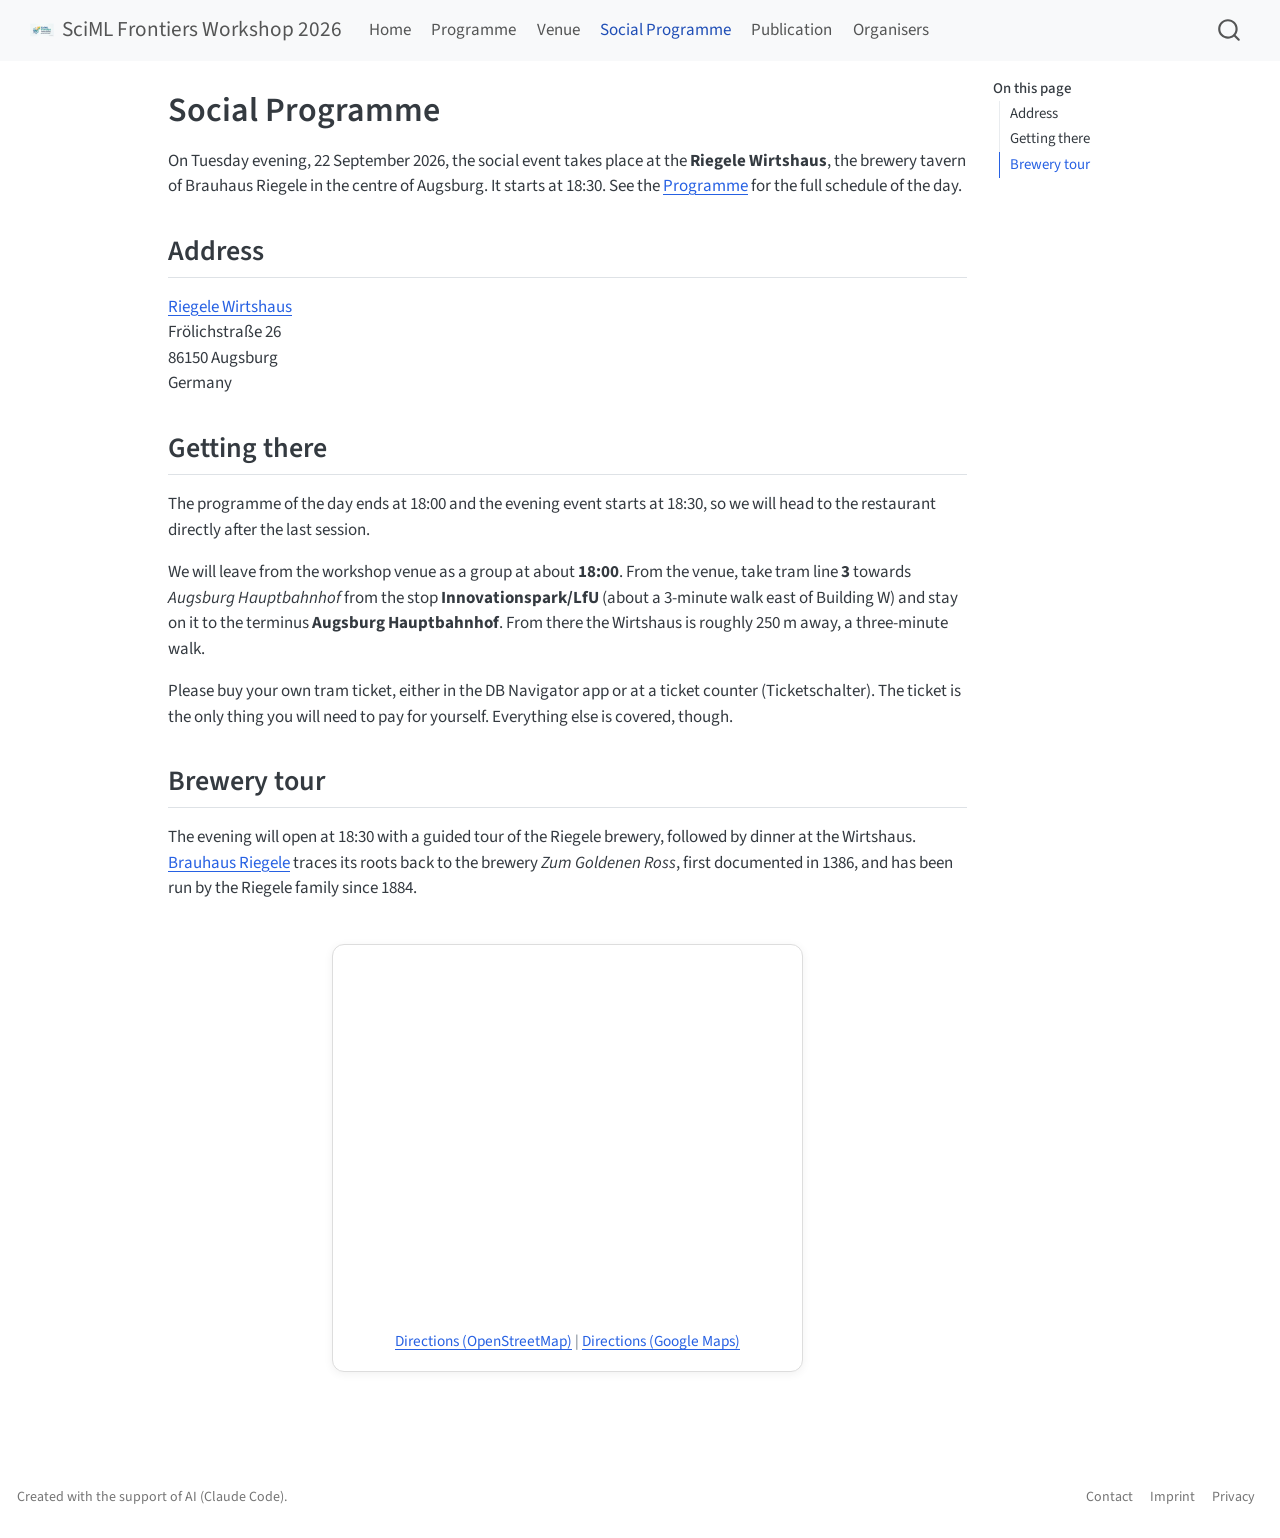
<file: social.html>
<!DOCTYPE html>
<html xmlns="http://www.w3.org/1999/xhtml" lang="en" xml:lang="en"><head>

<meta charset="utf-8">
<meta name="generator" content="quarto-1.10.18">

<meta name="viewport" content="width=device-width, initial-scale=1.0, user-scalable=yes">


<title>Social Programme – SciML Frontiers Workshop 2026</title>
<style>
/* Default styles provided by pandoc.
** See https://pandoc.org/MANUAL.html#variables-for-html for config info.
*/
span.smallcaps{font-variant: small-caps;}
div.columns{display: flex; gap: 1.5em;}
div.column{flex: auto;}
@media screen {
div.columns{gap: min(4vw, 1.5em);}
div.column{overflow-x: auto;}
}
div.hanging-indent{margin-left: 1.5em; text-indent: -1.5em;}
ul.task-list{list-style: none;}
ul.task-list li input[type="checkbox"] {
  width: 0.8em;
  margin: 0 0.8em 0.2em -1em; /* quarto-specific, see https://github.com/quarto-dev/quarto-cli/issues/4556 */ 
  vertical-align: middle;
}
</style>


<script src="site_libs/quarto-nav/quarto-nav.js"></script>
<script src="site_libs/quarto-nav/headroom.min.js"></script>
<script src="site_libs/clipboard/clipboard.min.js"></script>
<script src="site_libs/quarto-search/autocomplete.umd.js"></script>
<script src="site_libs/quarto-search/fuse.min.js"></script>
<script src="site_libs/quarto-search/quarto-search.js"></script>
<meta name="quarto:offset" content="./">
<script src="site_libs/quarto-html/quarto.js" type="module"></script>
<script src="site_libs/quarto-html/tabsets/tabsets.js" type="module"></script>
<script src="site_libs/quarto-html/popper.min.js"></script>
<script src="site_libs/quarto-html/tippy.umd.min.js"></script>
<script src="site_libs/quarto-html/anchor.min.js"></script>
<link href="site_libs/quarto-html/tippy.css" rel="stylesheet">
<link href="site_libs/quarto-html/quarto-syntax-highlighting-64a204ab8560d761af7679ceaba22944.css" rel="stylesheet" id="quarto-text-highlighting-styles">
<script src="site_libs/bootstrap/bootstrap.min.js"></script>
<link href="site_libs/bootstrap/bootstrap-icons.css" rel="stylesheet">
<link href="site_libs/bootstrap/bootstrap-3e9b1289f5f353c49b617ce48ad2bc38.min.css" rel="stylesheet" append-hash="true" id="quarto-bootstrap" data-mode="light">
<script id="quarto-search-options" type="application/json">{
  "location": "navbar",
  "copy-button": false,
  "collapse-after": 3,
  "panel-placement": "end",
  "type": "overlay",
  "limit": 50,
  "keyboard-shortcut": [
    "f",
    "/",
    "s"
  ],
  "show-item-context": false,
  "language": {
    "search-no-results-text": "No results",
    "search-matching-documents-text": "matching documents",
    "search-copy-link-title": "Copy link to search",
    "search-hide-matches-text": "Hide additional matches",
    "search-more-match-text": "more match in this document",
    "search-more-matches-text": "more matches in this document",
    "search-clear-button-title": "Clear",
    "search-text-placeholder": "",
    "search-detached-cancel-button-title": "Cancel",
    "search-submit-button-title": "Submit",
    "search-label": "Search"
  }
}</script>
<link href="https://cdn.jsdelivr.net/npm/bootstrap-icons@1.11.3/font/bootstrap-icons.css" rel="stylesheet">


<link rel="stylesheet" href="styles.css">
</head>

<body class="nav-fixed quarto-light">

<div id="quarto-search-results"></div>
  <header id="quarto-header" class="headroom fixed-top">
    <nav class="navbar navbar-expand-lg " data-bs-theme="dark">
      <div class="navbar-container container-fluid">
      <div class="navbar-brand-container mx-auto">
    <a href="./index.html" class="navbar-brand navbar-brand-logo">
    <img src="./assets/workshop_logo_256x256_AI.png" alt="" class="navbar-logo light-content">
    <img src="./assets/workshop_logo_256x256_AI.png" alt="" class="navbar-logo dark-content">
    </a>
    <a class="navbar-brand" href="./index.html">
    <span class="navbar-title">SciML Frontiers Workshop 2026</span>
    </a>
  </div>
            <div id="quarto-search" class="" title="Search"></div>
          <button class="navbar-toggler" type="button" data-bs-toggle="collapse" data-bs-target="#navbarCollapse" aria-controls="navbarCollapse" role="menu" aria-expanded="false" aria-label="Toggle navigation" onclick="if (window.quartoToggleHeadroom) { window.quartoToggleHeadroom(); }">
  <span class="navbar-toggler-icon"></span>
</button>
          <div class="collapse navbar-collapse" id="navbarCollapse">
            <ul class="navbar-nav navbar-nav-scroll me-auto">
  <li class="nav-item">
    <a class="nav-link" href="./index.html"> 
<span class="menu-text">Home</span></a>
  </li>  
  <li class="nav-item">
    <a class="nav-link" href="./program.html"> 
<span class="menu-text">Programme</span></a>
  </li>  
  <li class="nav-item">
    <a class="nav-link" href="./venue.html"> 
<span class="menu-text">Venue</span></a>
  </li>  
  <li class="nav-item">
    <a class="nav-link active" href="./social.html" aria-current="page"> 
<span class="menu-text">Social Programme</span></a>
  </li>  
  <li class="nav-item">
    <a class="nav-link" href="./publication.html"> 
<span class="menu-text">Publication</span></a>
  </li>  
  <li class="nav-item">
    <a class="nav-link" href="./organizers.html"> 
<span class="menu-text">Organisers</span></a>
  </li>  
</ul>
          </div> <!-- /navcollapse -->
            <div class="quarto-navbar-tools">
</div>
      </div> <!-- /container-fluid -->
    </nav>
</header>
<!-- content -->
<div id="quarto-content" class="quarto-container page-columns page-rows-contents page-layout-article page-navbar">
<!-- sidebar -->
<!-- margin-sidebar -->
    <div id="quarto-margin-sidebar" class="sidebar margin-sidebar">
        <nav id="TOC" role="doc-toc" class="toc-active">
    <h2 id="toc-title">On this page</h2>
   
  <ul>
  <li><a href="#address" id="toc-address" class="nav-link active" data-scroll-target="#address">Address</a></li>
  <li><a href="#getting-there" id="toc-getting-there" class="nav-link" data-scroll-target="#getting-there">Getting there</a></li>
  <li><a href="#brewery-tour" id="toc-brewery-tour" class="nav-link" data-scroll-target="#brewery-tour">Brewery tour</a></li>
  </ul>
</nav>
    </div>
<!-- main -->
<main class="content" id="quarto-document-content">

<header id="title-block-header" class="quarto-title-block default">
<div class="quarto-title">
<h1 class="title">Social Programme</h1>
</div>



<div class="quarto-title-meta">

    
  
    
  </div>
  


</header>


<p>On Tuesday evening, 22 September 2026, the social event takes place at the <strong>Riegele Wirtshaus</strong>, the brewery tavern of Brauhaus Riegele in the centre of Augsburg. It starts at 18:30. See the <a href="./program.html">Programme</a> for the full schedule of the day.</p>
<section id="address" class="level2">
<h2 class="anchored" data-anchor-id="address">Address</h2>
<p><a href="https://www.riegele-wirtshaus.de/">Riegele Wirtshaus</a><br>
Frölichstraße 26<br>
86150 Augsburg<br>
Germany</p>
</section>
<section id="getting-there" class="level2">
<h2 class="anchored" data-anchor-id="getting-there">Getting there</h2>
<p>The programme of the day ends at 18:00 and the evening event starts at 18:30, so we will head to the restaurant directly after the last session.</p>
<p>We will leave from the workshop venue as a group at about <strong>18:00</strong>. From the venue, take tram line <strong>3</strong> towards <em>Augsburg Hauptbahnhof</em> from the stop <strong>Innovationspark/LfU</strong> (about a 3-minute walk east of Building W) and stay on it to the terminus <strong>Augsburg Hauptbahnhof</strong>. From there the Wirtshaus is roughly 250 m away, a three-minute walk.</p>
<p>Please buy your own tram ticket, either in the DB Navigator app or at a ticket counter (Ticketschalter). The ticket is the only thing you will need to pay for yourself. Everything else is covered, though.</p>
</section>
<section id="brewery-tour" class="level2">
<h2 class="anchored" data-anchor-id="brewery-tour">Brewery tour</h2>
<p>The evening will open at 18:30 with a guided tour of the Riegele brewery, followed by dinner at the Wirtshaus. <a href="https://www.riegele.de/">Brauhaus Riegele</a> traces its roots back to the brewery <em>Zum Goldenen Ross</em>, first documented in 1386, and has been run by the Riegele family since 1884.</p>
<div class="media-wrapper">
<figure class="media-box figure">
<iframe width="425" height="350" src="https://www.openstreetmap.org/export/embed.html?bbox=10.8830698%2C48.3667411%2C10.8861208%2C48.3682671&amp;layer=mapnik&amp;marker=48.3675041%2C10.8845953">
</iframe>
<figcaption class="media-caption">
<a href="https://www.openstreetmap.org/directions?from=&amp;to=48.367504%2C10.884595" target="_blank">Directions (OpenStreetMap)</a> | <a href="https://www.google.com/maps/dir/?api=1&amp;destination=48.367504%2C10.884595" target="_blank">Directions (Google Maps)</a>
</figcaption>
</figure>
</div>


</section>

</main> <!-- /main -->
<script id="quarto-html-after-body" type="application/javascript">
  window.document.addEventListener("DOMContentLoaded", function (event) {
    const icon = "";
    const anchorJS = new window.AnchorJS();
    anchorJS.options = {
      placement: 'right',
      icon: icon
    };
    anchorJS.add('.anchored');
    const isCodeAnnotation = (el) => {
      for (const clz of el.classList) {
        if (clz.startsWith('code-annotation-')) {                     
          return true;
        }
      }
      return false;
    }
    const onCopySuccess = function(e) {
      // button target
      const button = e.trigger;
      // don't keep focus
      button.blur();
      // flash "checked"
      button.classList.add('code-copy-button-checked');
      var currentTitle = button.getAttribute("title");
      button.setAttribute("title", "Copied!");
      let tooltip;
      if (window.bootstrap) {
        button.setAttribute("data-bs-toggle", "tooltip");
        button.setAttribute("data-bs-placement", "left");
        button.setAttribute("data-bs-title", "Copied!");
        tooltip = new bootstrap.Tooltip(button, 
          { trigger: "manual", 
            customClass: "code-copy-button-tooltip",
            offset: [0, -8]});
        tooltip.show();    
      }
      setTimeout(function() {
        if (tooltip) {
          tooltip.hide();
          button.removeAttribute("data-bs-title");
          button.removeAttribute("data-bs-toggle");
          button.removeAttribute("data-bs-placement");
        }
        button.setAttribute("title", currentTitle);
        button.classList.remove('code-copy-button-checked');
      }, 1000);
      // clear code selection
      e.clearSelection();
    }
    const getTextToCopy = function(trigger) {
      const outerScaffold = trigger.parentElement.cloneNode(true);
      const codeEl = outerScaffold.querySelector('code');
      for (const childEl of codeEl.children) {
        if (isCodeAnnotation(childEl)) {
          childEl.remove();
        }
      }
      return codeEl.innerText;
    }
    const clipboard = new window.ClipboardJS('.code-copy-button:not([data-in-quarto-modal])', {
      text: getTextToCopy
    });
    clipboard.on('success', onCopySuccess);
    if (window.document.getElementById('quarto-embedded-source-code-modal')) {
      const clipboardModal = new window.ClipboardJS('.code-copy-button[data-in-quarto-modal]', {
        text: getTextToCopy,
        container: window.document.getElementById('quarto-embedded-source-code-modal')
      });
      clipboardModal.on('success', onCopySuccess);
    }
      var localhostRegex = new RegExp(/^(?:http|https):\/\/localhost\:?[0-9]*\//);
      var mailtoRegex = new RegExp(/^mailto:/);
        var filterRegex = new RegExp('/' + window.location.host + '/');
      var isInternal = (href) => {
          return filterRegex.test(href) || localhostRegex.test(href) || mailtoRegex.test(href);
      }
      // Inspect non-navigation links and adorn them if external
     var links = window.document.querySelectorAll('a[href]:not(.nav-link):not(.navbar-brand):not(.toc-action):not(.sidebar-link):not(.sidebar-item-toggle):not(.pagination-link):not(.no-external):not([aria-hidden]):not(.dropdown-item):not(.quarto-navigation-tool):not(.about-link)');
      for (var i=0; i<links.length; i++) {
        const link = links[i];
        if (!isInternal(link.href)) {
          // undo the damage that might have been done by quarto-nav.js in the case of
          // links that we want to consider external
          if (link.dataset.originalHref !== undefined) {
            link.href = link.dataset.originalHref;
          }
        }
      }
    function tippyHover(el, contentFn, onTriggerFn, onUntriggerFn) {
      const config = {
        allowHTML: true,
        maxWidth: 500,
        delay: 100,
        arrow: false,
        appendTo: function(el) {
            return el.parentElement;
        },
        interactive: true,
        interactiveBorder: 10,
        theme: 'quarto',
        placement: 'bottom-start',
      };
      if (contentFn) {
        config.content = contentFn;
      }
      if (onTriggerFn) {
        config.onTrigger = onTriggerFn;
      }
      if (onUntriggerFn) {
        config.onUntrigger = onUntriggerFn;
      }
      window.tippy(el, config); 
    }
    const noterefs = window.document.querySelectorAll('a[role="doc-noteref"]');
    for (var i=0; i<noterefs.length; i++) {
      const ref = noterefs[i];
      tippyHover(ref, function() {
        // use id or data attribute instead here
        let href = ref.getAttribute('data-footnote-href') || ref.getAttribute('href');
        try { href = new URL(href).hash; } catch {}
        const id = href.replace(/^#\/?/, "");
        const note = window.document.getElementById(id);
        if (note) {
          return note.innerHTML;
        } else {
          return "";
        }
      });
    }
    const xrefs = window.document.querySelectorAll('a.quarto-xref');
    const processXRef = (id, note) => {
      // Strip column container classes
      const stripColumnClz = (el) => {
        el.classList.remove("page-full", "page-columns");
        if (el.children) {
          for (const child of el.children) {
            stripColumnClz(child);
          }
        }
      }
      stripColumnClz(note)
      if (id === null || id.startsWith('sec-')) {
        // Special case sections, only their first couple elements
        const container = document.createElement("div");
        if (note.children && note.children.length > 2) {
          container.appendChild(note.children[0].cloneNode(true));
          for (let i = 1; i < note.children.length; i++) {
            const child = note.children[i];
            if (child.tagName === "P" && child.innerText === "") {
              continue;
            } else {
              container.appendChild(child.cloneNode(true));
              break;
            }
          }
          if (window.Quarto?.typesetMath) {
            window.Quarto.typesetMath(container);
          }
          return container.innerHTML
        } else {
          if (window.Quarto?.typesetMath) {
            window.Quarto.typesetMath(note);
          }
          return note.innerHTML;
        }
      } else {
        // Remove any anchor links if they are present
        const anchorLink = note.querySelector('a.anchorjs-link');
        if (anchorLink) {
          anchorLink.remove();
        }
        if (window.Quarto?.typesetMath) {
          window.Quarto.typesetMath(note);
        }
        if (note.classList.contains("callout")) {
          return note.outerHTML;
        } else {
          return note.innerHTML;
        }
      }
    }
    for (var i=0; i<xrefs.length; i++) {
      const xref = xrefs[i];
      tippyHover(xref, undefined, function(instance) {
        instance.disable();
        let url = xref.getAttribute('href');
        let hash = undefined; 
        if (url.startsWith('#')) {
          hash = url;
        } else {
          try { hash = new URL(url).hash; } catch {}
        }
        if (hash) {
          const id = hash.replace(/^#\/?/, "");
          const note = window.document.getElementById(id);
          if (note !== null) {
            try {
              const html = processXRef(id, note.cloneNode(true));
              instance.setContent(html);
            } finally {
              instance.enable();
              instance.show();
            }
          } else {
            // See if we can fetch this
            fetch(url.split('#')[0])
            .then(res => res.text())
            .then(html => {
              const parser = new DOMParser();
              const htmlDoc = parser.parseFromString(html, "text/html");
              const note = htmlDoc.getElementById(id);
              if (note !== null) {
                const html = processXRef(id, note);
                instance.setContent(html);
              } 
            }).finally(() => {
              instance.enable();
              instance.show();
            });
          }
        } else {
          // See if we can fetch a full url (with no hash to target)
          // This is a special case and we should probably do some content thinning / targeting
          fetch(url)
          .then(res => res.text())
          .then(html => {
            const parser = new DOMParser();
            const htmlDoc = parser.parseFromString(html, "text/html");
            const note = htmlDoc.querySelector('main.content');
            if (note !== null) {
              // This should only happen for chapter cross references
              // (since there is no id in the URL)
              // remove the first header
              if (note.children.length > 0 && note.children[0].tagName === "HEADER") {
                note.children[0].remove();
              }
              const html = processXRef(null, note);
              instance.setContent(html);
            } 
          }).finally(() => {
            instance.enable();
            instance.show();
          });
        }
      }, function(instance) {
      });
    }
        let selectedAnnoteEl;
        const selectorForAnnotation = ( cell, annotation) => {
          let cellAttr = 'data-code-cell="' + cell + '"';
          let lineAttr = 'data-code-annotation="' +  annotation + '"';
          const selector = 'span[' + cellAttr + '][' + lineAttr + ']';
          return selector;
        }
        const selectCodeLines = (annoteEl) => {
          const doc = window.document;
          const targetCell = annoteEl.getAttribute("data-target-cell");
          const targetAnnotation = annoteEl.getAttribute("data-target-annotation");
          const annoteSpan = window.document.querySelector(selectorForAnnotation(targetCell, targetAnnotation));
          const lines = annoteSpan.getAttribute("data-code-lines").split(",");
          const lineIds = lines.map((line) => {
            return targetCell + "-" + line;
          })
          let top = null;
          let height = null;
          let parent = null;
          if (lineIds.length > 0) {
              //compute the position of the single el (top and bottom and make a div)
              const el = window.document.getElementById(lineIds[0]);
              top = el.offsetTop;
              height = el.offsetHeight;
              parent = el.parentElement.parentElement;
            if (lineIds.length > 1) {
              const lastEl = window.document.getElementById(lineIds[lineIds.length - 1]);
              const bottom = lastEl.offsetTop + lastEl.offsetHeight;
              height = bottom - top;
            }
            if (top !== null && height !== null && parent !== null) {
              // cook up a div (if necessary) and position it 
              let div = window.document.getElementById("code-annotation-line-highlight");
              if (div === null) {
                div = window.document.createElement("div");
                div.setAttribute("id", "code-annotation-line-highlight");
                div.style.position = 'absolute';
                parent.appendChild(div);
              }
              div.style.top = top - 2 + "px";
              div.style.height = height + 4 + "px";
              div.style.left = 0;
              let gutterDiv = window.document.getElementById("code-annotation-line-highlight-gutter");
              if (gutterDiv === null) {
                gutterDiv = window.document.createElement("div");
                gutterDiv.setAttribute("id", "code-annotation-line-highlight-gutter");
                gutterDiv.style.position = 'absolute';
                const codeCell = window.document.getElementById(targetCell);
                const gutter = codeCell.querySelector('.code-annotation-gutter');
                gutter.appendChild(gutterDiv);
              }
              gutterDiv.style.top = top - 2 + "px";
              gutterDiv.style.height = height + 4 + "px";
            }
            selectedAnnoteEl = annoteEl;
          }
        };
        const unselectCodeLines = () => {
          const elementsIds = ["code-annotation-line-highlight", "code-annotation-line-highlight-gutter"];
          elementsIds.forEach((elId) => {
            const div = window.document.getElementById(elId);
            if (div) {
              div.remove();
            }
          });
          selectedAnnoteEl = undefined;
        };
          // Handle positioning of the toggle
      window.addEventListener(
        "resize",
        throttle(() => {
          elRect = undefined;
          if (selectedAnnoteEl) {
            selectCodeLines(selectedAnnoteEl);
          }
        }, 10)
      );
      function throttle(fn, ms) {
      let throttle = false;
      let timer;
        return (...args) => {
          if(!throttle) { // first call gets through
              fn.apply(this, args);
              throttle = true;
          } else { // all the others get throttled
              if(timer) clearTimeout(timer); // cancel #2
              timer = setTimeout(() => {
                fn.apply(this, args);
                timer = throttle = false;
              }, ms);
          }
        };
      }
        // Attach click handler to the DT
        const annoteDls = window.document.querySelectorAll('dt[data-target-cell]');
        for (const annoteDlNode of annoteDls) {
          annoteDlNode.addEventListener('click', (event) => {
            const clickedEl = event.target;
            if (clickedEl !== selectedAnnoteEl) {
              unselectCodeLines();
              const activeEl = window.document.querySelector('dt[data-target-cell].code-annotation-active');
              if (activeEl) {
                activeEl.classList.remove('code-annotation-active');
              }
              selectCodeLines(clickedEl);
              clickedEl.classList.add('code-annotation-active');
            } else {
              // Unselect the line
              unselectCodeLines();
              clickedEl.classList.remove('code-annotation-active');
            }
          });
        }
    const findCites = (el) => {
      const parentEl = el.parentElement;
      if (parentEl) {
        const cites = parentEl.dataset.cites;
        if (cites) {
          return {
            el,
            cites: cites.split(' ')
          };
        } else {
          return findCites(el.parentElement)
        }
      } else {
        return undefined;
      }
    };
    var bibliorefs = window.document.querySelectorAll('a[role="doc-biblioref"]');
    for (var i=0; i<bibliorefs.length; i++) {
      const ref = bibliorefs[i];
      const citeInfo = findCites(ref);
      if (citeInfo) {
        tippyHover(citeInfo.el, function() {
          var popup = window.document.createElement('div');
          citeInfo.cites.forEach(function(cite) {
            var citeDiv = window.document.createElement('div');
            citeDiv.classList.add('hanging-indent');
            citeDiv.classList.add('csl-entry');
            var biblioDiv = window.document.getElementById('ref-' + cite);
            if (biblioDiv) {
              citeDiv.innerHTML = biblioDiv.innerHTML;
            }
            popup.appendChild(citeDiv);
          });
          return popup.innerHTML;
        });
      }
    }
  });
  </script>
</div> <!-- /content -->
<footer class="footer">
  <div class="nav-footer">
    <div class="nav-footer-left">
<p>Created with the support of AI (Claude Code).</p>
</div>   
    <div class="nav-footer-center">
      &nbsp;
    </div>
    <div class="nav-footer-right">
      <ul class="footer-items list-unstyled">
    <li class="nav-item">
    <a class="nav-link" href="./organizers.html">
<p>Contact</p>
</a>
  </li>  
    <li class="nav-item">
    <a class="nav-link" href="./imprint.html">
<p>Imprint</p>
</a>
  </li>  
    <li class="nav-item">
    <a class="nav-link" href="https://www.uni-augsburg.de/de/impressum/datenschutz/">
<p>Privacy</p>
</a>
  </li>  
</ul>
    </div>
  </div>
</footer>




</body></html>
</file>
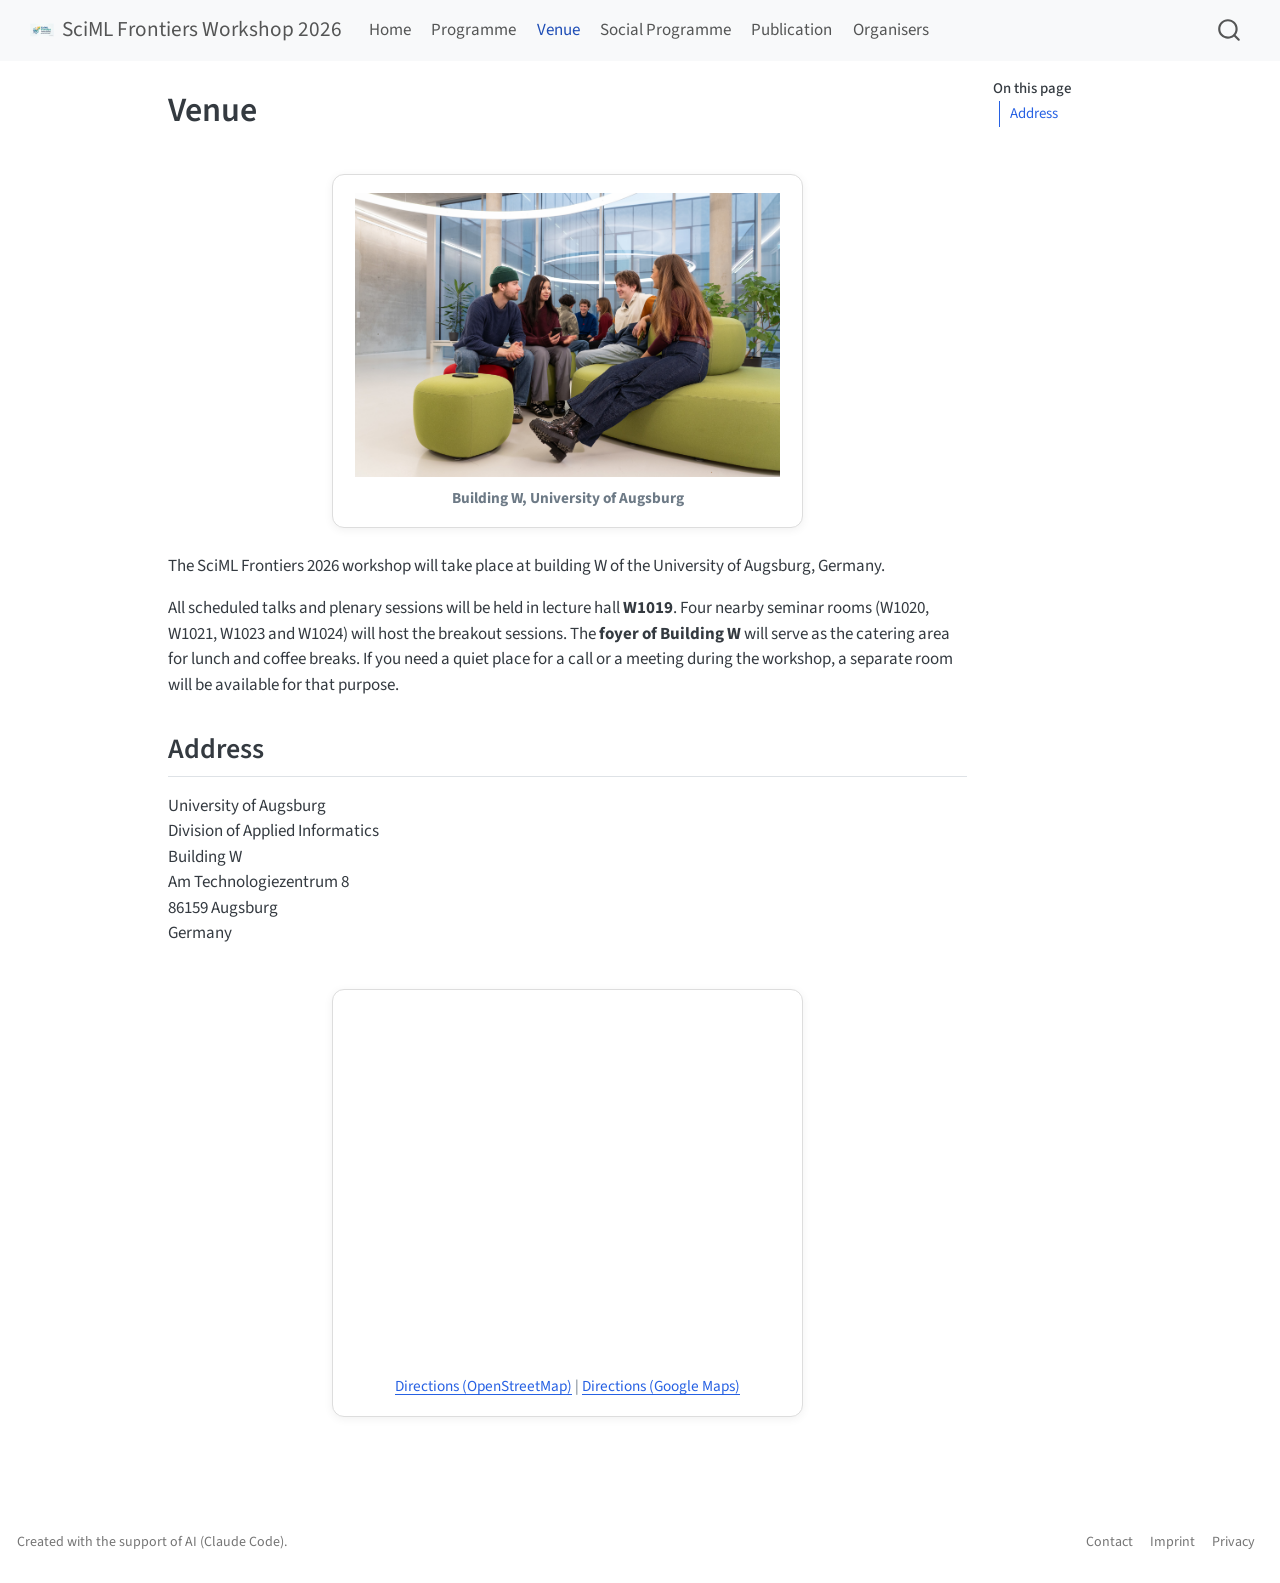
<file: venue.html>
<!DOCTYPE html>
<html xmlns="http://www.w3.org/1999/xhtml" lang="en" xml:lang="en"><head>

<meta charset="utf-8">
<meta name="generator" content="quarto-1.10.18">

<meta name="viewport" content="width=device-width, initial-scale=1.0, user-scalable=yes">


<title>Venue – SciML Frontiers Workshop 2026</title>
<style>
/* Default styles provided by pandoc.
** See https://pandoc.org/MANUAL.html#variables-for-html for config info.
*/
span.smallcaps{font-variant: small-caps;}
div.columns{display: flex; gap: 1.5em;}
div.column{flex: auto;}
@media screen {
div.columns{gap: min(4vw, 1.5em);}
div.column{overflow-x: auto;}
}
div.hanging-indent{margin-left: 1.5em; text-indent: -1.5em;}
ul.task-list{list-style: none;}
ul.task-list li input[type="checkbox"] {
  width: 0.8em;
  margin: 0 0.8em 0.2em -1em; /* quarto-specific, see https://github.com/quarto-dev/quarto-cli/issues/4556 */ 
  vertical-align: middle;
}
</style>


<script src="site_libs/quarto-nav/quarto-nav.js"></script>
<script src="site_libs/quarto-nav/headroom.min.js"></script>
<script src="site_libs/clipboard/clipboard.min.js"></script>
<script src="site_libs/quarto-search/autocomplete.umd.js"></script>
<script src="site_libs/quarto-search/fuse.min.js"></script>
<script src="site_libs/quarto-search/quarto-search.js"></script>
<meta name="quarto:offset" content="./">
<script src="site_libs/quarto-html/quarto.js" type="module"></script>
<script src="site_libs/quarto-html/tabsets/tabsets.js" type="module"></script>
<script src="site_libs/quarto-html/popper.min.js"></script>
<script src="site_libs/quarto-html/tippy.umd.min.js"></script>
<script src="site_libs/quarto-html/anchor.min.js"></script>
<link href="site_libs/quarto-html/tippy.css" rel="stylesheet">
<link href="site_libs/quarto-html/quarto-syntax-highlighting-64a204ab8560d761af7679ceaba22944.css" rel="stylesheet" id="quarto-text-highlighting-styles">
<script src="site_libs/bootstrap/bootstrap.min.js"></script>
<link href="site_libs/bootstrap/bootstrap-icons.css" rel="stylesheet">
<link href="site_libs/bootstrap/bootstrap-3e9b1289f5f353c49b617ce48ad2bc38.min.css" rel="stylesheet" append-hash="true" id="quarto-bootstrap" data-mode="light">
<script id="quarto-search-options" type="application/json">{
  "location": "navbar",
  "copy-button": false,
  "collapse-after": 3,
  "panel-placement": "end",
  "type": "overlay",
  "limit": 50,
  "keyboard-shortcut": [
    "f",
    "/",
    "s"
  ],
  "show-item-context": false,
  "language": {
    "search-no-results-text": "No results",
    "search-matching-documents-text": "matching documents",
    "search-copy-link-title": "Copy link to search",
    "search-hide-matches-text": "Hide additional matches",
    "search-more-match-text": "more match in this document",
    "search-more-matches-text": "more matches in this document",
    "search-clear-button-title": "Clear",
    "search-text-placeholder": "",
    "search-detached-cancel-button-title": "Cancel",
    "search-submit-button-title": "Submit",
    "search-label": "Search"
  }
}</script>
<link href="https://cdn.jsdelivr.net/npm/bootstrap-icons@1.11.3/font/bootstrap-icons.css" rel="stylesheet">


<link rel="stylesheet" href="styles.css">
</head>

<body class="nav-fixed quarto-light">

<div id="quarto-search-results"></div>
  <header id="quarto-header" class="headroom fixed-top">
    <nav class="navbar navbar-expand-lg " data-bs-theme="dark">
      <div class="navbar-container container-fluid">
      <div class="navbar-brand-container mx-auto">
    <a href="./index.html" class="navbar-brand navbar-brand-logo">
    <img src="./assets/workshop_logo_256x256_AI.png" alt="" class="navbar-logo light-content">
    <img src="./assets/workshop_logo_256x256_AI.png" alt="" class="navbar-logo dark-content">
    </a>
    <a class="navbar-brand" href="./index.html">
    <span class="navbar-title">SciML Frontiers Workshop 2026</span>
    </a>
  </div>
            <div id="quarto-search" class="" title="Search"></div>
          <button class="navbar-toggler" type="button" data-bs-toggle="collapse" data-bs-target="#navbarCollapse" aria-controls="navbarCollapse" role="menu" aria-expanded="false" aria-label="Toggle navigation" onclick="if (window.quartoToggleHeadroom) { window.quartoToggleHeadroom(); }">
  <span class="navbar-toggler-icon"></span>
</button>
          <div class="collapse navbar-collapse" id="navbarCollapse">
            <ul class="navbar-nav navbar-nav-scroll me-auto">
  <li class="nav-item">
    <a class="nav-link" href="./index.html"> 
<span class="menu-text">Home</span></a>
  </li>  
  <li class="nav-item">
    <a class="nav-link" href="./program.html"> 
<span class="menu-text">Programme</span></a>
  </li>  
  <li class="nav-item">
    <a class="nav-link active" href="./venue.html" aria-current="page"> 
<span class="menu-text">Venue</span></a>
  </li>  
  <li class="nav-item">
    <a class="nav-link" href="./social.html"> 
<span class="menu-text">Social Programme</span></a>
  </li>  
  <li class="nav-item">
    <a class="nav-link" href="./publication.html"> 
<span class="menu-text">Publication</span></a>
  </li>  
  <li class="nav-item">
    <a class="nav-link" href="./organizers.html"> 
<span class="menu-text">Organisers</span></a>
  </li>  
</ul>
          </div> <!-- /navcollapse -->
            <div class="quarto-navbar-tools">
</div>
      </div> <!-- /container-fluid -->
    </nav>
</header>
<!-- content -->
<div id="quarto-content" class="quarto-container page-columns page-rows-contents page-layout-article page-navbar">
<!-- sidebar -->
<!-- margin-sidebar -->
    <div id="quarto-margin-sidebar" class="sidebar margin-sidebar">
        <nav id="TOC" role="doc-toc" class="toc-active">
    <h2 id="toc-title">On this page</h2>
   
  <ul>
  <li><a href="#address" id="toc-address" class="nav-link active" data-scroll-target="#address">Address</a></li>
  </ul>
</nav>
    </div>
<!-- main -->
<main class="content" id="quarto-document-content">

<header id="title-block-header" class="quarto-title-block default">
<div class="quarto-title">
<h1 class="title">Venue</h1>
</div>



<div class="quarto-title-meta">

    
  
    
  </div>
  


</header>


<div class="media-wrapper">
<figure class="media-box figure">
<img src="assets/building_w.jpg" alt="Building W of the University of Augsburg" style="width: 425px; height: auto;" class="figure-img">
<figcaption class="media-caption">
<strong>Building W, University of Augsburg</strong>
</figcaption>
</figure>
</div>
<p>The SciML Frontiers 2026 workshop will take place at building W of the University of Augsburg, Germany.</p>
<p>All scheduled talks and plenary sessions will be held in lecture hall <strong>W1019</strong>. Four nearby seminar rooms (W1020, W1021, W1023 and W1024) will host the breakout sessions. The <strong>foyer of Building W</strong> will serve as the catering area for lunch and coffee breaks. If you need a quiet place for a call or a meeting during the workshop, a separate room will be available for that purpose.</p>
<section id="address" class="level2">
<h2 class="anchored" data-anchor-id="address">Address</h2>
<p>University of Augsburg<br>
Division of Applied Informatics<br>
Building W<br>
Am Technologiezentrum 8<br>
86159 Augsburg<br>
Germany</p>
<div class="media-wrapper">
<figure class="media-box figure">
<iframe width="425" height="350" src="https://www.openstreetmap.org/export/embed.html?bbox=10.8934484%2C48.3266360%2C10.8964984%2C48.3281620&amp;layer=mapnik&amp;marker=48.3273990%2C10.8949734">
</iframe>
<figcaption class="media-caption">
<a href="https://www.openstreetmap.org/directions?from=&amp;to=48.327399%2C10.894973" target="_blank">Directions (OpenStreetMap)</a> | <a href="https://www.google.com/maps/dir/?api=1&amp;destination=48.327399%2C10.894973" target="_blank">Directions (Google Maps)</a>
</figcaption>
</figure>
</div>


</section>

</main> <!-- /main -->
<script id="quarto-html-after-body" type="application/javascript">
  window.document.addEventListener("DOMContentLoaded", function (event) {
    const icon = "";
    const anchorJS = new window.AnchorJS();
    anchorJS.options = {
      placement: 'right',
      icon: icon
    };
    anchorJS.add('.anchored');
    const isCodeAnnotation = (el) => {
      for (const clz of el.classList) {
        if (clz.startsWith('code-annotation-')) {                     
          return true;
        }
      }
      return false;
    }
    const onCopySuccess = function(e) {
      // button target
      const button = e.trigger;
      // don't keep focus
      button.blur();
      // flash "checked"
      button.classList.add('code-copy-button-checked');
      var currentTitle = button.getAttribute("title");
      button.setAttribute("title", "Copied!");
      let tooltip;
      if (window.bootstrap) {
        button.setAttribute("data-bs-toggle", "tooltip");
        button.setAttribute("data-bs-placement", "left");
        button.setAttribute("data-bs-title", "Copied!");
        tooltip = new bootstrap.Tooltip(button, 
          { trigger: "manual", 
            customClass: "code-copy-button-tooltip",
            offset: [0, -8]});
        tooltip.show();    
      }
      setTimeout(function() {
        if (tooltip) {
          tooltip.hide();
          button.removeAttribute("data-bs-title");
          button.removeAttribute("data-bs-toggle");
          button.removeAttribute("data-bs-placement");
        }
        button.setAttribute("title", currentTitle);
        button.classList.remove('code-copy-button-checked');
      }, 1000);
      // clear code selection
      e.clearSelection();
    }
    const getTextToCopy = function(trigger) {
      const outerScaffold = trigger.parentElement.cloneNode(true);
      const codeEl = outerScaffold.querySelector('code');
      for (const childEl of codeEl.children) {
        if (isCodeAnnotation(childEl)) {
          childEl.remove();
        }
      }
      return codeEl.innerText;
    }
    const clipboard = new window.ClipboardJS('.code-copy-button:not([data-in-quarto-modal])', {
      text: getTextToCopy
    });
    clipboard.on('success', onCopySuccess);
    if (window.document.getElementById('quarto-embedded-source-code-modal')) {
      const clipboardModal = new window.ClipboardJS('.code-copy-button[data-in-quarto-modal]', {
        text: getTextToCopy,
        container: window.document.getElementById('quarto-embedded-source-code-modal')
      });
      clipboardModal.on('success', onCopySuccess);
    }
      var localhostRegex = new RegExp(/^(?:http|https):\/\/localhost\:?[0-9]*\//);
      var mailtoRegex = new RegExp(/^mailto:/);
        var filterRegex = new RegExp('/' + window.location.host + '/');
      var isInternal = (href) => {
          return filterRegex.test(href) || localhostRegex.test(href) || mailtoRegex.test(href);
      }
      // Inspect non-navigation links and adorn them if external
     var links = window.document.querySelectorAll('a[href]:not(.nav-link):not(.navbar-brand):not(.toc-action):not(.sidebar-link):not(.sidebar-item-toggle):not(.pagination-link):not(.no-external):not([aria-hidden]):not(.dropdown-item):not(.quarto-navigation-tool):not(.about-link)');
      for (var i=0; i<links.length; i++) {
        const link = links[i];
        if (!isInternal(link.href)) {
          // undo the damage that might have been done by quarto-nav.js in the case of
          // links that we want to consider external
          if (link.dataset.originalHref !== undefined) {
            link.href = link.dataset.originalHref;
          }
        }
      }
    function tippyHover(el, contentFn, onTriggerFn, onUntriggerFn) {
      const config = {
        allowHTML: true,
        maxWidth: 500,
        delay: 100,
        arrow: false,
        appendTo: function(el) {
            return el.parentElement;
        },
        interactive: true,
        interactiveBorder: 10,
        theme: 'quarto',
        placement: 'bottom-start',
      };
      if (contentFn) {
        config.content = contentFn;
      }
      if (onTriggerFn) {
        config.onTrigger = onTriggerFn;
      }
      if (onUntriggerFn) {
        config.onUntrigger = onUntriggerFn;
      }
      window.tippy(el, config); 
    }
    const noterefs = window.document.querySelectorAll('a[role="doc-noteref"]');
    for (var i=0; i<noterefs.length; i++) {
      const ref = noterefs[i];
      tippyHover(ref, function() {
        // use id or data attribute instead here
        let href = ref.getAttribute('data-footnote-href') || ref.getAttribute('href');
        try { href = new URL(href).hash; } catch {}
        const id = href.replace(/^#\/?/, "");
        const note = window.document.getElementById(id);
        if (note) {
          return note.innerHTML;
        } else {
          return "";
        }
      });
    }
    const xrefs = window.document.querySelectorAll('a.quarto-xref');
    const processXRef = (id, note) => {
      // Strip column container classes
      const stripColumnClz = (el) => {
        el.classList.remove("page-full", "page-columns");
        if (el.children) {
          for (const child of el.children) {
            stripColumnClz(child);
          }
        }
      }
      stripColumnClz(note)
      if (id === null || id.startsWith('sec-')) {
        // Special case sections, only their first couple elements
        const container = document.createElement("div");
        if (note.children && note.children.length > 2) {
          container.appendChild(note.children[0].cloneNode(true));
          for (let i = 1; i < note.children.length; i++) {
            const child = note.children[i];
            if (child.tagName === "P" && child.innerText === "") {
              continue;
            } else {
              container.appendChild(child.cloneNode(true));
              break;
            }
          }
          if (window.Quarto?.typesetMath) {
            window.Quarto.typesetMath(container);
          }
          return container.innerHTML
        } else {
          if (window.Quarto?.typesetMath) {
            window.Quarto.typesetMath(note);
          }
          return note.innerHTML;
        }
      } else {
        // Remove any anchor links if they are present
        const anchorLink = note.querySelector('a.anchorjs-link');
        if (anchorLink) {
          anchorLink.remove();
        }
        if (window.Quarto?.typesetMath) {
          window.Quarto.typesetMath(note);
        }
        if (note.classList.contains("callout")) {
          return note.outerHTML;
        } else {
          return note.innerHTML;
        }
      }
    }
    for (var i=0; i<xrefs.length; i++) {
      const xref = xrefs[i];
      tippyHover(xref, undefined, function(instance) {
        instance.disable();
        let url = xref.getAttribute('href');
        let hash = undefined; 
        if (url.startsWith('#')) {
          hash = url;
        } else {
          try { hash = new URL(url).hash; } catch {}
        }
        if (hash) {
          const id = hash.replace(/^#\/?/, "");
          const note = window.document.getElementById(id);
          if (note !== null) {
            try {
              const html = processXRef(id, note.cloneNode(true));
              instance.setContent(html);
            } finally {
              instance.enable();
              instance.show();
            }
          } else {
            // See if we can fetch this
            fetch(url.split('#')[0])
            .then(res => res.text())
            .then(html => {
              const parser = new DOMParser();
              const htmlDoc = parser.parseFromString(html, "text/html");
              const note = htmlDoc.getElementById(id);
              if (note !== null) {
                const html = processXRef(id, note);
                instance.setContent(html);
              } 
            }).finally(() => {
              instance.enable();
              instance.show();
            });
          }
        } else {
          // See if we can fetch a full url (with no hash to target)
          // This is a special case and we should probably do some content thinning / targeting
          fetch(url)
          .then(res => res.text())
          .then(html => {
            const parser = new DOMParser();
            const htmlDoc = parser.parseFromString(html, "text/html");
            const note = htmlDoc.querySelector('main.content');
            if (note !== null) {
              // This should only happen for chapter cross references
              // (since there is no id in the URL)
              // remove the first header
              if (note.children.length > 0 && note.children[0].tagName === "HEADER") {
                note.children[0].remove();
              }
              const html = processXRef(null, note);
              instance.setContent(html);
            } 
          }).finally(() => {
            instance.enable();
            instance.show();
          });
        }
      }, function(instance) {
      });
    }
        let selectedAnnoteEl;
        const selectorForAnnotation = ( cell, annotation) => {
          let cellAttr = 'data-code-cell="' + cell + '"';
          let lineAttr = 'data-code-annotation="' +  annotation + '"';
          const selector = 'span[' + cellAttr + '][' + lineAttr + ']';
          return selector;
        }
        const selectCodeLines = (annoteEl) => {
          const doc = window.document;
          const targetCell = annoteEl.getAttribute("data-target-cell");
          const targetAnnotation = annoteEl.getAttribute("data-target-annotation");
          const annoteSpan = window.document.querySelector(selectorForAnnotation(targetCell, targetAnnotation));
          const lines = annoteSpan.getAttribute("data-code-lines").split(",");
          const lineIds = lines.map((line) => {
            return targetCell + "-" + line;
          })
          let top = null;
          let height = null;
          let parent = null;
          if (lineIds.length > 0) {
              //compute the position of the single el (top and bottom and make a div)
              const el = window.document.getElementById(lineIds[0]);
              top = el.offsetTop;
              height = el.offsetHeight;
              parent = el.parentElement.parentElement;
            if (lineIds.length > 1) {
              const lastEl = window.document.getElementById(lineIds[lineIds.length - 1]);
              const bottom = lastEl.offsetTop + lastEl.offsetHeight;
              height = bottom - top;
            }
            if (top !== null && height !== null && parent !== null) {
              // cook up a div (if necessary) and position it 
              let div = window.document.getElementById("code-annotation-line-highlight");
              if (div === null) {
                div = window.document.createElement("div");
                div.setAttribute("id", "code-annotation-line-highlight");
                div.style.position = 'absolute';
                parent.appendChild(div);
              }
              div.style.top = top - 2 + "px";
              div.style.height = height + 4 + "px";
              div.style.left = 0;
              let gutterDiv = window.document.getElementById("code-annotation-line-highlight-gutter");
              if (gutterDiv === null) {
                gutterDiv = window.document.createElement("div");
                gutterDiv.setAttribute("id", "code-annotation-line-highlight-gutter");
                gutterDiv.style.position = 'absolute';
                const codeCell = window.document.getElementById(targetCell);
                const gutter = codeCell.querySelector('.code-annotation-gutter');
                gutter.appendChild(gutterDiv);
              }
              gutterDiv.style.top = top - 2 + "px";
              gutterDiv.style.height = height + 4 + "px";
            }
            selectedAnnoteEl = annoteEl;
          }
        };
        const unselectCodeLines = () => {
          const elementsIds = ["code-annotation-line-highlight", "code-annotation-line-highlight-gutter"];
          elementsIds.forEach((elId) => {
            const div = window.document.getElementById(elId);
            if (div) {
              div.remove();
            }
          });
          selectedAnnoteEl = undefined;
        };
          // Handle positioning of the toggle
      window.addEventListener(
        "resize",
        throttle(() => {
          elRect = undefined;
          if (selectedAnnoteEl) {
            selectCodeLines(selectedAnnoteEl);
          }
        }, 10)
      );
      function throttle(fn, ms) {
      let throttle = false;
      let timer;
        return (...args) => {
          if(!throttle) { // first call gets through
              fn.apply(this, args);
              throttle = true;
          } else { // all the others get throttled
              if(timer) clearTimeout(timer); // cancel #2
              timer = setTimeout(() => {
                fn.apply(this, args);
                timer = throttle = false;
              }, ms);
          }
        };
      }
        // Attach click handler to the DT
        const annoteDls = window.document.querySelectorAll('dt[data-target-cell]');
        for (const annoteDlNode of annoteDls) {
          annoteDlNode.addEventListener('click', (event) => {
            const clickedEl = event.target;
            if (clickedEl !== selectedAnnoteEl) {
              unselectCodeLines();
              const activeEl = window.document.querySelector('dt[data-target-cell].code-annotation-active');
              if (activeEl) {
                activeEl.classList.remove('code-annotation-active');
              }
              selectCodeLines(clickedEl);
              clickedEl.classList.add('code-annotation-active');
            } else {
              // Unselect the line
              unselectCodeLines();
              clickedEl.classList.remove('code-annotation-active');
            }
          });
        }
    const findCites = (el) => {
      const parentEl = el.parentElement;
      if (parentEl) {
        const cites = parentEl.dataset.cites;
        if (cites) {
          return {
            el,
            cites: cites.split(' ')
          };
        } else {
          return findCites(el.parentElement)
        }
      } else {
        return undefined;
      }
    };
    var bibliorefs = window.document.querySelectorAll('a[role="doc-biblioref"]');
    for (var i=0; i<bibliorefs.length; i++) {
      const ref = bibliorefs[i];
      const citeInfo = findCites(ref);
      if (citeInfo) {
        tippyHover(citeInfo.el, function() {
          var popup = window.document.createElement('div');
          citeInfo.cites.forEach(function(cite) {
            var citeDiv = window.document.createElement('div');
            citeDiv.classList.add('hanging-indent');
            citeDiv.classList.add('csl-entry');
            var biblioDiv = window.document.getElementById('ref-' + cite);
            if (biblioDiv) {
              citeDiv.innerHTML = biblioDiv.innerHTML;
            }
            popup.appendChild(citeDiv);
          });
          return popup.innerHTML;
        });
      }
    }
  });
  </script>
</div> <!-- /content -->
<footer class="footer">
  <div class="nav-footer">
    <div class="nav-footer-left">
<p>Created with the support of AI (Claude Code).</p>
</div>   
    <div class="nav-footer-center">
      &nbsp;
    </div>
    <div class="nav-footer-right">
      <ul class="footer-items list-unstyled">
    <li class="nav-item">
    <a class="nav-link" href="./organizers.html">
<p>Contact</p>
</a>
  </li>  
    <li class="nav-item">
    <a class="nav-link" href="./imprint.html">
<p>Imprint</p>
</a>
  </li>  
    <li class="nav-item">
    <a class="nav-link" href="https://www.uni-augsburg.de/de/impressum/datenschutz/">
<p>Privacy</p>
</a>
  </li>  
</ul>
    </div>
  </div>
</footer>




</body></html>
</file>
<file: site_libs/quarto-html/tippy.css>
.tippy-box[data-animation=fade][data-state=hidden]{opacity:0}[data-tippy-root]{max-width:calc(100vw - 10px)}.tippy-box{position:relative;background-color:#333;color:#fff;border-radius:4px;font-size:14px;line-height:1.4;white-space:normal;outline:0;transition-property:transform,visibility,opacity}.tippy-box[data-placement^=top]>.tippy-arrow{bottom:0}.tippy-box[data-placement^=top]>.tippy-arrow:before{bottom:-7px;left:0;border-width:8px 8px 0;border-top-color:initial;transform-origin:center top}.tippy-box[data-placement^=bottom]>.tippy-arrow{top:0}.tippy-box[data-placement^=bottom]>.tippy-arrow:before{top:-7px;left:0;border-width:0 8px 8px;border-bottom-color:initial;transform-origin:center bottom}.tippy-box[data-placement^=left]>.tippy-arrow{right:0}.tippy-box[data-placement^=left]>.tippy-arrow:before{border-width:8px 0 8px 8px;border-left-color:initial;right:-7px;transform-origin:center left}.tippy-box[data-placement^=right]>.tippy-arrow{left:0}.tippy-box[data-placement^=right]>.tippy-arrow:before{left:-7px;border-width:8px 8px 8px 0;border-right-color:initial;transform-origin:center right}.tippy-box[data-inertia][data-state=visible]{transition-timing-function:cubic-bezier(.54,1.5,.38,1.11)}.tippy-arrow{width:16px;height:16px;color:#333}.tippy-arrow:before{content:"";position:absolute;border-color:transparent;border-style:solid}.tippy-content{position:relative;padding:5px 9px;z-index:1}
</file>
<file: site_libs/quarto-html/quarto-syntax-highlighting-64a204ab8560d761af7679ceaba22944.css>
/* quarto syntax highlight colors */
:root {
  --quarto-hl-ot-color: #003B4F;
  --quarto-hl-at-color: #657422;
  --quarto-hl-ss-color: #20794D;
  --quarto-hl-an-color: #5E5E5E;
  --quarto-hl-fu-color: #4758AB;
  --quarto-hl-st-color: #20794D;
  --quarto-hl-cf-color: #003B4F;
  --quarto-hl-op-color: #5E5E5E;
  --quarto-hl-er-color: #AD0000;
  --quarto-hl-bn-color: #AD0000;
  --quarto-hl-al-color: #AD0000;
  --quarto-hl-va-color: #111111;
  --quarto-hl-bu-color: inherit;
  --quarto-hl-ex-color: inherit;
  --quarto-hl-pp-color: #AD0000;
  --quarto-hl-in-color: #5E5E5E;
  --quarto-hl-vs-color: #20794D;
  --quarto-hl-wa-color: #5E5E5E;
  --quarto-hl-do-color: #5E5E5E;
  --quarto-hl-im-color: #00769E;
  --quarto-hl-ch-color: #20794D;
  --quarto-hl-dt-color: #AD0000;
  --quarto-hl-fl-color: #AD0000;
  --quarto-hl-co-color: #5E5E5E;
  --quarto-hl-cv-color: #5E5E5E;
  --quarto-hl-cn-color: #8f5902;
  --quarto-hl-sc-color: #5E5E5E;
  --quarto-hl-dv-color: #AD0000;
  --quarto-hl-kw-color: #003B4F;
}

/* other quarto variables */
:root {
  --quarto-font-monospace: SFMono-Regular, Menlo, Monaco, Consolas, "Liberation Mono", "Courier New", monospace;
}

/* syntax highlight based on Pandoc's rules */
pre > code.sourceCode > span {
  color: #003B4F;
}

code.sourceCode > span {
  color: #003B4F;
}

div.sourceCode,
div.sourceCode pre.sourceCode {
  color: #003B4F;
}

/* Normal */
code span {
  color: #003B4F;
}

/* Alert */
code span.al {
  color: #AD0000;
  font-style: inherit;
}

/* Annotation */
code span.an {
  color: #5E5E5E;
  font-style: inherit;
}

/* Attribute */
code span.at {
  color: #657422;
  font-style: inherit;
}

/* BaseN */
code span.bn {
  color: #AD0000;
  font-style: inherit;
}

/* BuiltIn */
code span.bu {
  font-style: inherit;
}

/* ControlFlow */
code span.cf {
  color: #003B4F;
  font-weight: bold;
  font-style: inherit;
}

/* Char */
code span.ch {
  color: #20794D;
  font-style: inherit;
}

/* Constant */
code span.cn {
  color: #8f5902;
  font-style: inherit;
}

/* Comment */
code span.co {
  color: #5E5E5E;
  font-style: inherit;
}

/* CommentVar */
code span.cv {
  color: #5E5E5E;
  font-style: italic;
}

/* Documentation */
code span.do {
  color: #5E5E5E;
  font-style: italic;
}

/* DataType */
code span.dt {
  color: #AD0000;
  font-style: inherit;
}

/* DecVal */
code span.dv {
  color: #AD0000;
  font-style: inherit;
}

/* Error */
code span.er {
  color: #AD0000;
  font-style: inherit;
}

/* Extension */
code span.ex {
  font-style: inherit;
}

/* Float */
code span.fl {
  color: #AD0000;
  font-style: inherit;
}

/* Function */
code span.fu {
  color: #4758AB;
  font-style: inherit;
}

/* Import */
code span.im {
  color: #00769E;
  font-style: inherit;
}

/* Information */
code span.in {
  color: #5E5E5E;
  font-style: inherit;
}

/* Keyword */
code span.kw {
  color: #003B4F;
  font-weight: bold;
  font-style: inherit;
}

/* Operator */
code span.op {
  color: #5E5E5E;
  font-style: inherit;
}

/* Other */
code span.ot {
  color: #003B4F;
  font-style: inherit;
}

/* Preprocessor */
code span.pp {
  color: #AD0000;
  font-style: inherit;
}

/* SpecialChar */
code span.sc {
  color: #5E5E5E;
  font-style: inherit;
}

/* SpecialString */
code span.ss {
  color: #20794D;
  font-style: inherit;
}

/* String */
code span.st {
  color: #20794D;
  font-style: inherit;
}

/* Variable */
code span.va {
  color: #111111;
  font-style: inherit;
}

/* VerbatimString */
code span.vs {
  color: #20794D;
  font-style: inherit;
}

/* Warning */
code span.wa {
  color: #5E5E5E;
  font-style: italic;
}

.prevent-inlining {
  content: "</";
}

/*# sourceMappingURL=9d8d5bb603a83b8298b89080a598c93b.css.map */
</file>
<file: styles.css>
/* SPDX-License-Identifier: MIT */
/* Based on trudi-2026, Copyright (c) 2026 Gregor Gassner, Michael Schlottke-Lakemper */

/* centers the whole framed unit horizontally */
.logo-wrapper,
.media-wrapper {
  display: flex;
  justify-content: center;
}

/* frame that hugs content */
.logo-box,
.media-box {
  display: inline-flex;
  flex-direction: column;
  align-items: center;
  text-align: center;

  padding: 18px 22px;
  margin: 1.5rem 0;

  border: 1px solid #ddd;
  border-radius: 12px;
  background: #fff;
  box-shadow: 0 2px 10px rgba(0,0,0,.06);

  max-width: 100%;
}

.logo-caption,
.media-caption {
  margin-top: 10px;
}

.logo-box img,
.media-box img,
.media-box iframe {
  display: block;   /* prevents baseline gaps */
  max-width: 100%;
}

/* the frame replaces the iframe's own border */
.media-box iframe {
  border: 0;
  border-radius: 8px;
}

.media-caption {
  font-size: 0.9rem;
}

.pkg-grid{
  display: grid;
  grid-template-columns: repeat(4, minmax(0, 1fr));
  gap: 18px;
  align-items: stretch;
  margin: 1.25rem 0 1.75rem 0;
}

.pkg-card{
  display: flex;
  flex-direction: column;
  align-items: center;
  justify-content: flex-start;
  text-align: center;

  padding: 14px 14px 12px 14px;
  border: 1px solid #ddd;
  border-radius: 12px;
  background: #fff;
  box-shadow: 0 2px 10px rgba(0,0,0,.06);

  margin: 0; /* override Quarto figure margin */
  transition: all .12s ease-in-out;   /* smooth animation */
  position: relative;
}

.pkg-card:hover{
  box-shadow: 0 4px 14px rgba(0,0,0,.10);
  border-color: #cfcfcf;
  transform: translateY(-1px);
}

/* create a fixed square logo slot */
.pkg-card img{
  width: 100%;
  height: 150px;          /* slot height */
  max-width: 150px;       /* slot width = height → square */
  object-fit: contain;    /* keep aspect ratio inside slot */
  display: block;
  margin: 0 auto 10px auto;
}

/* align text consistently */
.pkg-card figcaption{
  display: flex;
  flex-direction: column;
  align-items: center;
  justify-content: flex-start;
  min-height: 3.2em;      /* aligns captions across cards */
}

/* invisible full-card link */
.pkg-card-link{
  position: absolute;
  inset: 0;
  z-index: 1;
  border-radius: 12px;
}

.pkg-title{
  display: inline-block;
  margin-top: 10px;
  font-weight: 700;
  text-decoration: none;
  position: relative;
}

.pkg-subtitle{
  margin-top: 2px;
  font-size: 0.95rem;
  opacity: 0.85;
}

/* reserve two lines for the titles so every subtitle starts at the
   same height, even when a title fits on one line */
.pkg-grid .pkg-title,
.people-grid .pkg-title{
  display: block;
  line-height: 1.3;
  min-height: 2.6em;
}

/* reserve three lines for the affiliation so anything below it (the contact
   line) starts level across all cards in the row */
.people-grid .pkg-subtitle{
  display: block;
  line-height: 1.35;
  min-height: 4.05em;
}

/* responsive */
@media (max-width: 992px){
  .pkg-grid{ grid-template-columns: repeat(2, minmax(0, 1fr)); }
}
@media (max-width: 576px){
  .pkg-grid{ grid-template-columns: 1fr; }
  .pkg-card img{ max-width: 260px; }
}

/* people cards: same look as .pkg-card, three across */
.people-grid{
  display: grid;
  grid-template-columns: repeat(3, minmax(0, 1fr));
  gap: 18px;
  align-items: stretch;
  margin: 1.25rem 0 1.75rem 0;
}

/* round portrait, cropped to fill rather than letterboxed */
.people-grid .pkg-card img{
  width: 150px;
  height: 150px;
  max-width: 150px;
  object-fit: cover;
  border-radius: 50%;
}

/* portrait-format photos: anchor the crop to the top so heads aren't clipped */
.people-grid .pkg-card img.portrait-top{
  object-position: center top;
}

/* contact details inside a person card */
.pkg-contact{
  margin-top: 12px;
  font-size: 0.9rem;
  line-height: 1.35;
}

/* real links in a caption must sit above the full-card link overlay */
.pkg-card figcaption a{
  position: relative;
  z-index: 2;
}

/* a single person card, centred instead of stretched across the grid */
.people-grid.single{
  grid-template-columns: minmax(0, 280px);
  justify-content: center;
}

@media (max-width: 992px){
  .people-grid{ grid-template-columns: repeat(2, minmax(0, 1fr)); }
}
@media (max-width: 576px){
  .people-grid{ grid-template-columns: 1fr; }
}

.pkg-link{
  text-decoration: none;
  color: inherit;
  display: block;           /* makes the link fill the grid cell */
}

.pkg-link:focus-visible .pkg-card,
.pkg-link:hover .pkg-card{
  box-shadow: 0 4px 14px rgba(0,0,0,.10);
  border-color: #cfcfcf;
  transform: translateY(-1px);
  transition: all .12s ease-in-out;
}

a .bi{
  font-size: 0.95rem;
  vertical-align: -0.05em;
  opacity: 0.7;
}
a:hover .bi{
  opacity: 1;
}

/* Inline “legend” pills in the intro text */
.slotcat{
  display: inline-block;
  padding: 0.05rem 0.45rem;
  border-radius: 999px;
  border: 1px solid transparent;
}

/* Table cell wrappers (pipe tables -> use span, not div) */
.slot{
  display: inline-block;
  width: 100%;
  box-sizing: border-box;
  padding: 8px 10px;
  border-left: 3px solid;
  border-radius: 6px;
}

/* Plenary: deep blue */
.slot.plenary, .slotcat.plenary{
  background: rgba(30, 64, 175, 0.06);
  border-color: rgba(30, 64, 175, 0.22);
  border-left-color: rgba(30, 64, 175, 0.45);
}

/* Contributed: cool indigo/blue-gray */
.slot.contributed, .slotcat.contributed{
  background: rgba(51, 65, 85, 0.05);
  border-color: rgba(51, 65, 85, 0.18);
  border-left-color: rgba(51, 65, 85, 0.35);
}

/* One-idea: magenta/pink accent */
.slot.oneidea, .slotcat.oneidea{
  background: rgba(236, 72, 153, 0.06);
  border-color: rgba(236, 72, 153, 0.20);
  border-left-color: rgba(236, 72, 153, 0.40);
}

/* Hands-on: teal accent */
.slot.handson, .slotcat.handson{
  background: rgba(20, 184, 166, 0.06);
  border-color: rgba(20, 184, 166, 0.20);
  border-left-color: rgba(20, 184, 166, 0.40);
}

/* Open/free: warm yellow/orange accent */
.slot.open, .slotcat.open{
  background: rgba(234, 179, 8, 0.07);
  border-color: rgba(234, 179, 8, 0.22);
  border-left-color: rgba(234, 179, 8, 0.45);
}

/* Opening/closing: neutral */
.slot.neutral {
  color: #000000;
  font-style: normal;
  background-color: #fff;
  border-left-color: #888;
}

.overview-table {
  width: 100%;
  border-collapse: collapse;
  font-size: 0.85em;
  table-layout: fixed;
}
.overview-table th,
.overview-table td {
  border: 1px solid #dee2e6;
  padding: 0.35em 0.45em;
  vertical-align: top;
  text-align: left;
  line-height: 1.3;
}
.overview-table th {
  background: #f8f9fa;
  font-weight: 600;
  text-align: center;
}
.overview-table th a {
  color: inherit;
  font-weight: inherit;
  text-decoration: none;
}
.overview-table th a:hover {
  text-decoration: underline;
}
.overview-table .col-time {
  width: 7%;
  text-align: center;
  color: #555;
  font-size: 0.9em;
  white-space: nowrap;
}
.overview-table .neutral {
  color: #555;
  font-style: italic;
}
.overview-table .slot.neutral-opening {
  color: #000 !important;
  font-style: normal !important;
  margin-bottom: 0.3em;
  background-color: #fff;
  border-left-color: #888;
}
.overview-table .slot.neutral-closing {
  color: #000 !important;
  font-style: normal !important;
  margin-top: 0.3em;
  background-color: #fff;
  border-left-color: #888;
}
/* Make .slot spans fill the full cell width */
.overview-table .slot {
  display: block;
  padding: 0.2em 0.5em;
  font-size: 0.9em;
  font-weight: 600;
  border-radius: 3px;
}

.overview-table .slot a,
.overview-table a.slot {
  color: inherit;
  text-decoration: none;
}
.overview-table a.slot:hover {
  text-decoration: underline;
}

.overview-back {
  display: block;
  text-align: right;
  font-size: 0.85em;
  margin-top: 0.25em;
  margin-bottom: 1.5em;
  text-decoration: none;
  color: #888;
}
.overview-back:hover {
  color: #333;
  text-decoration: none;
}

@media (max-width: 600px) {
  .overview-table {
    font-size: 0.75em;
  }
  .overview-table .col-time {
    display: none;
  }
}
</file>
